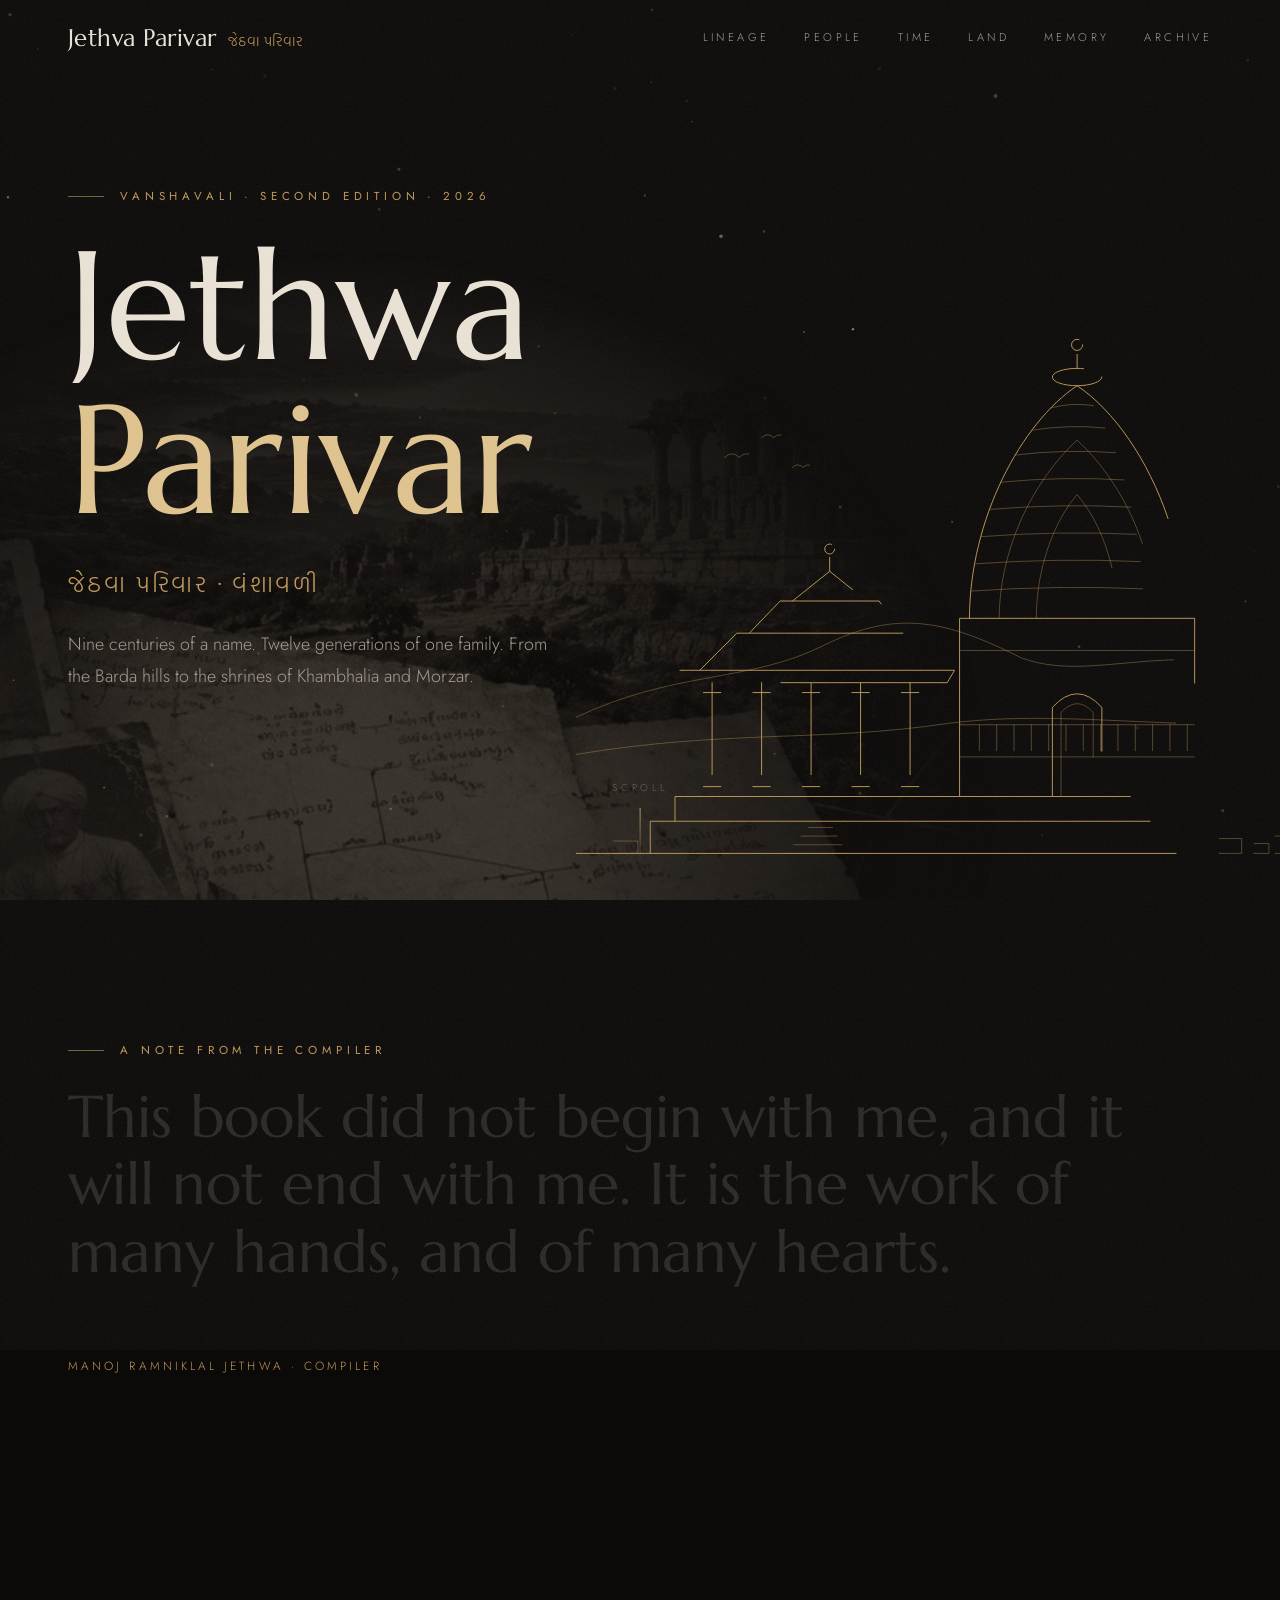
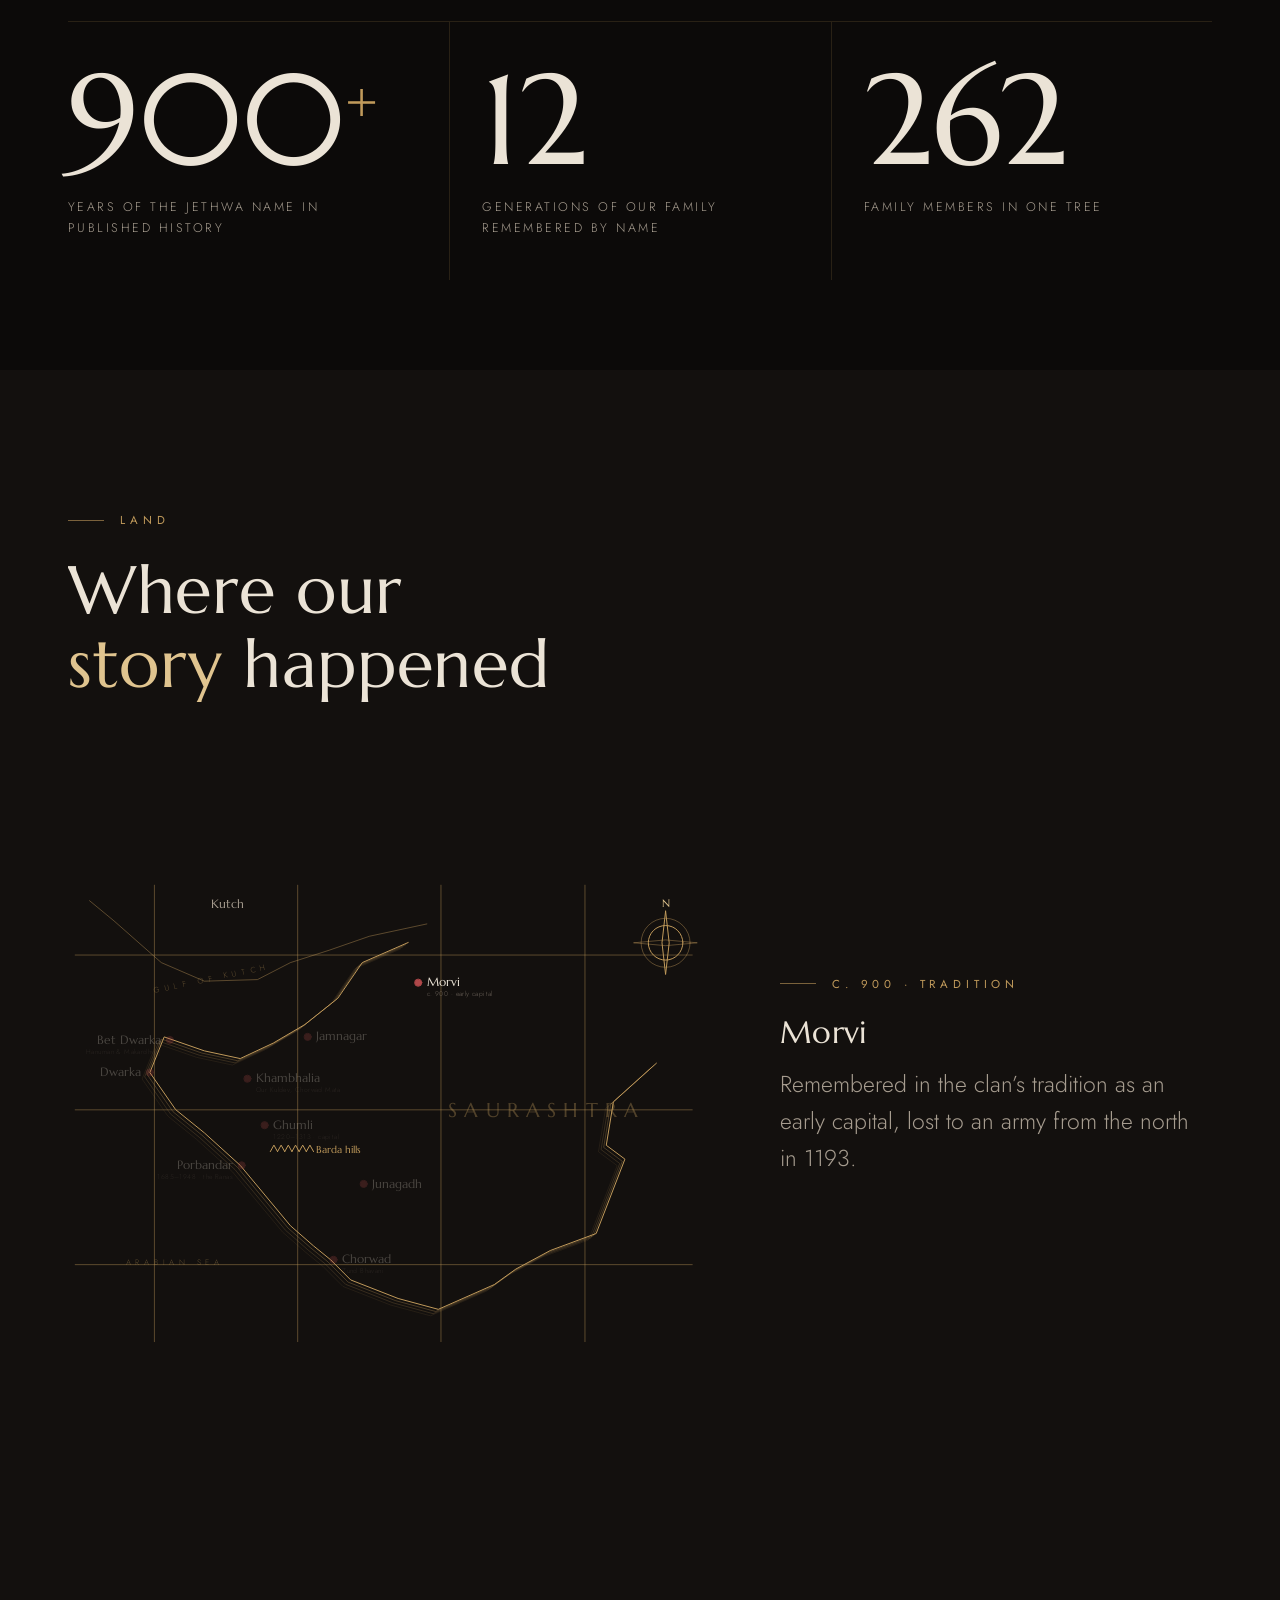
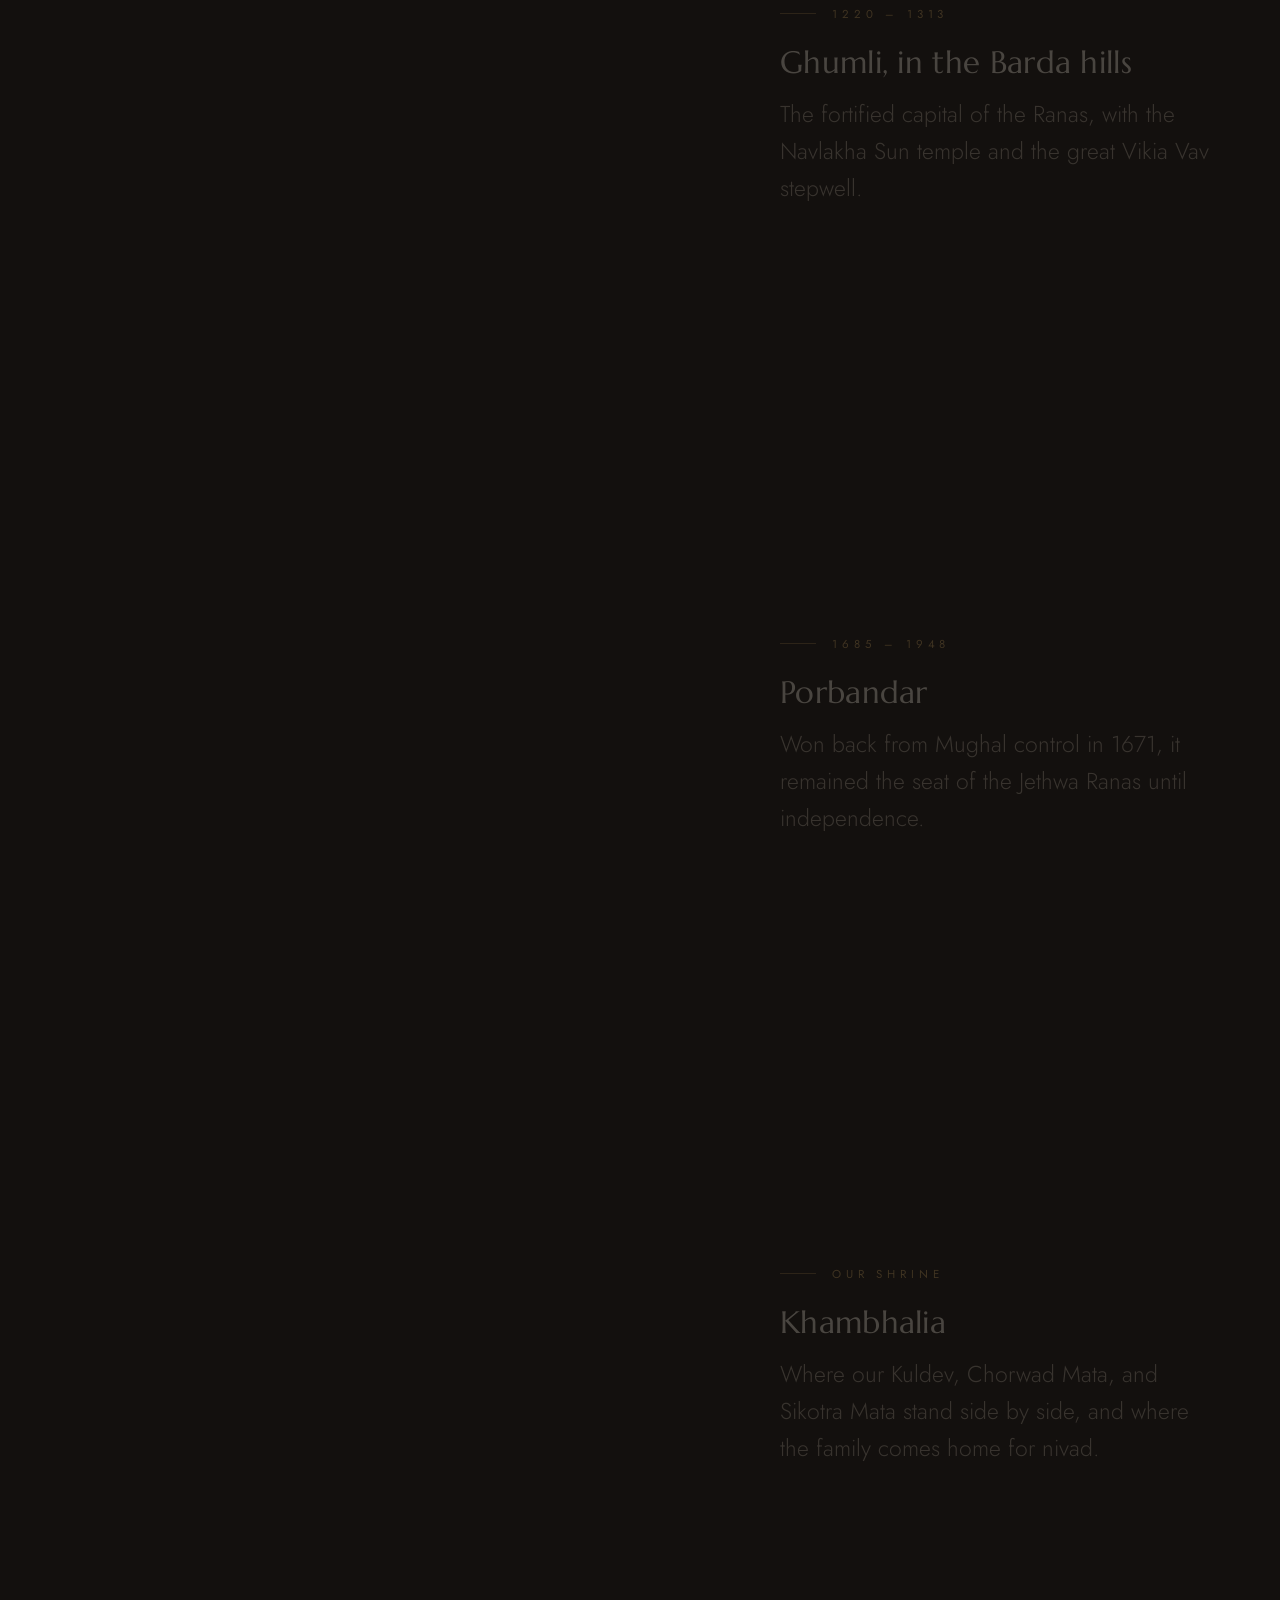
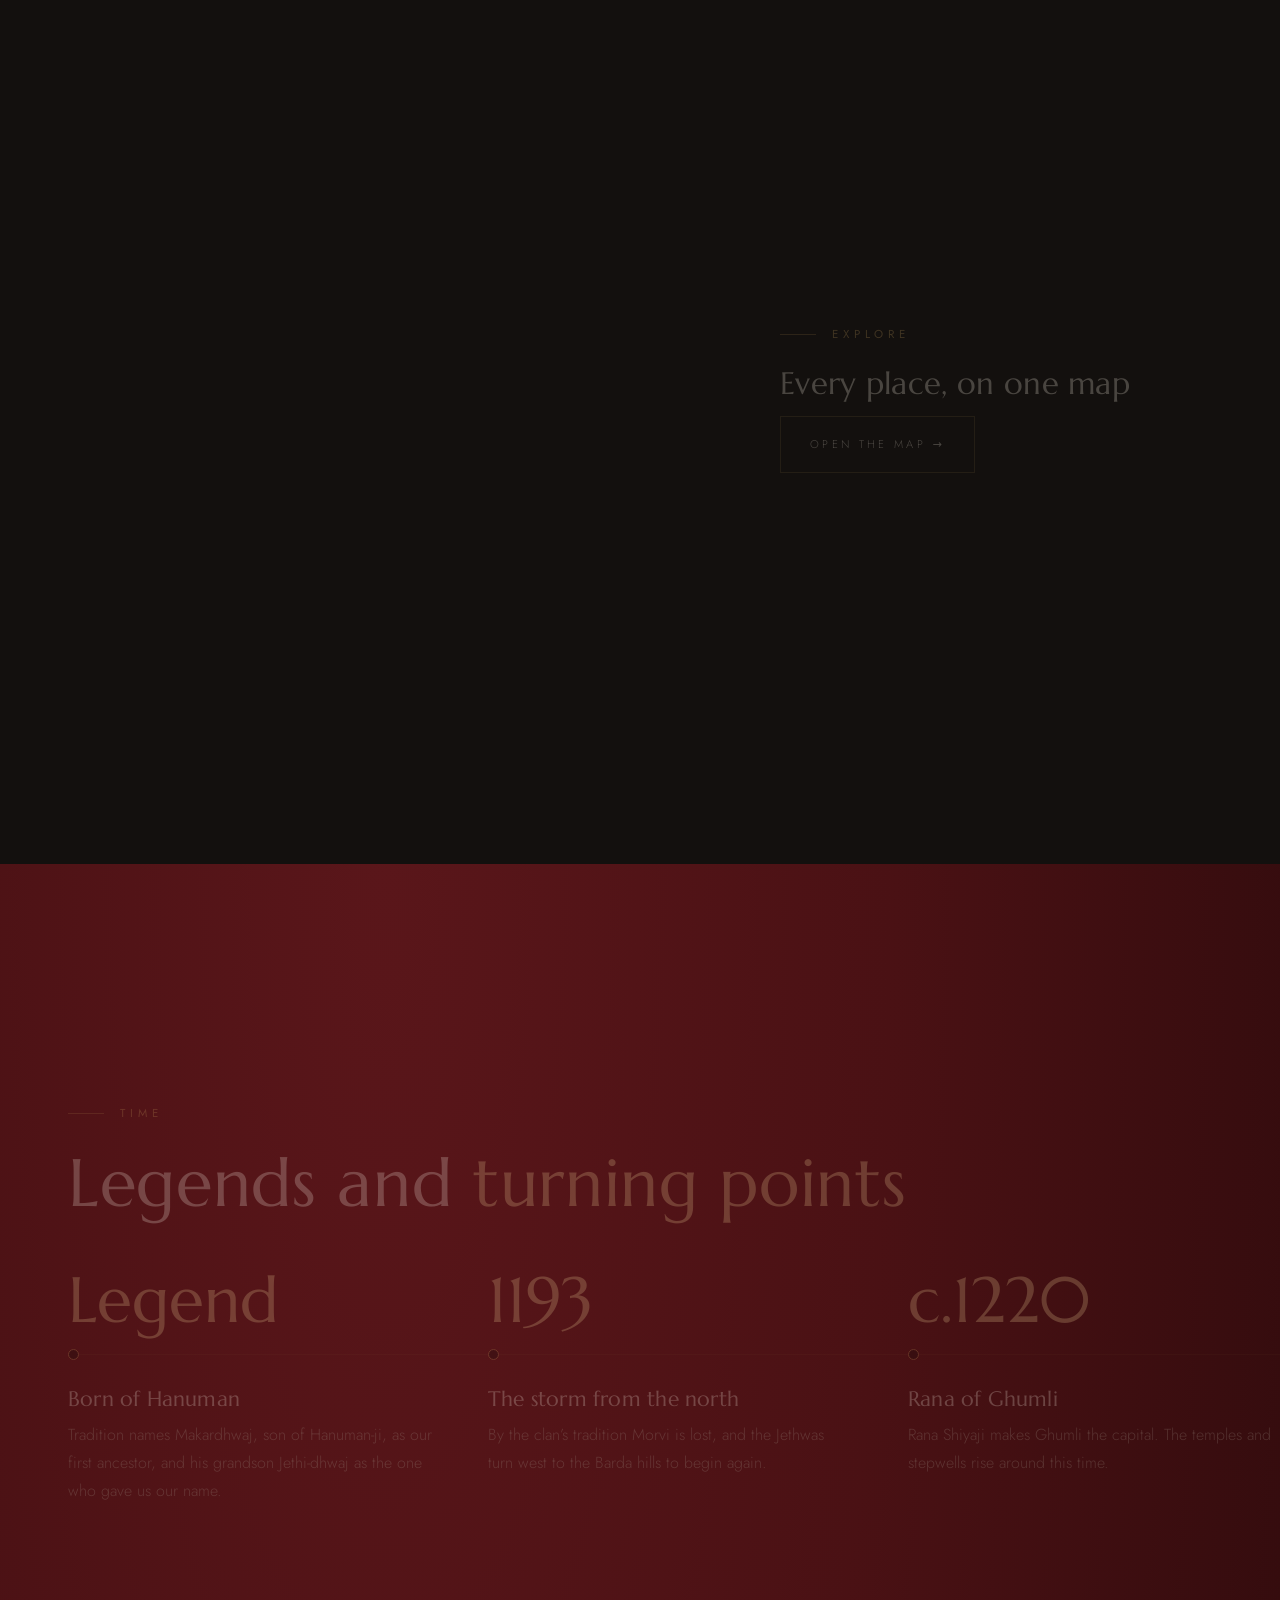
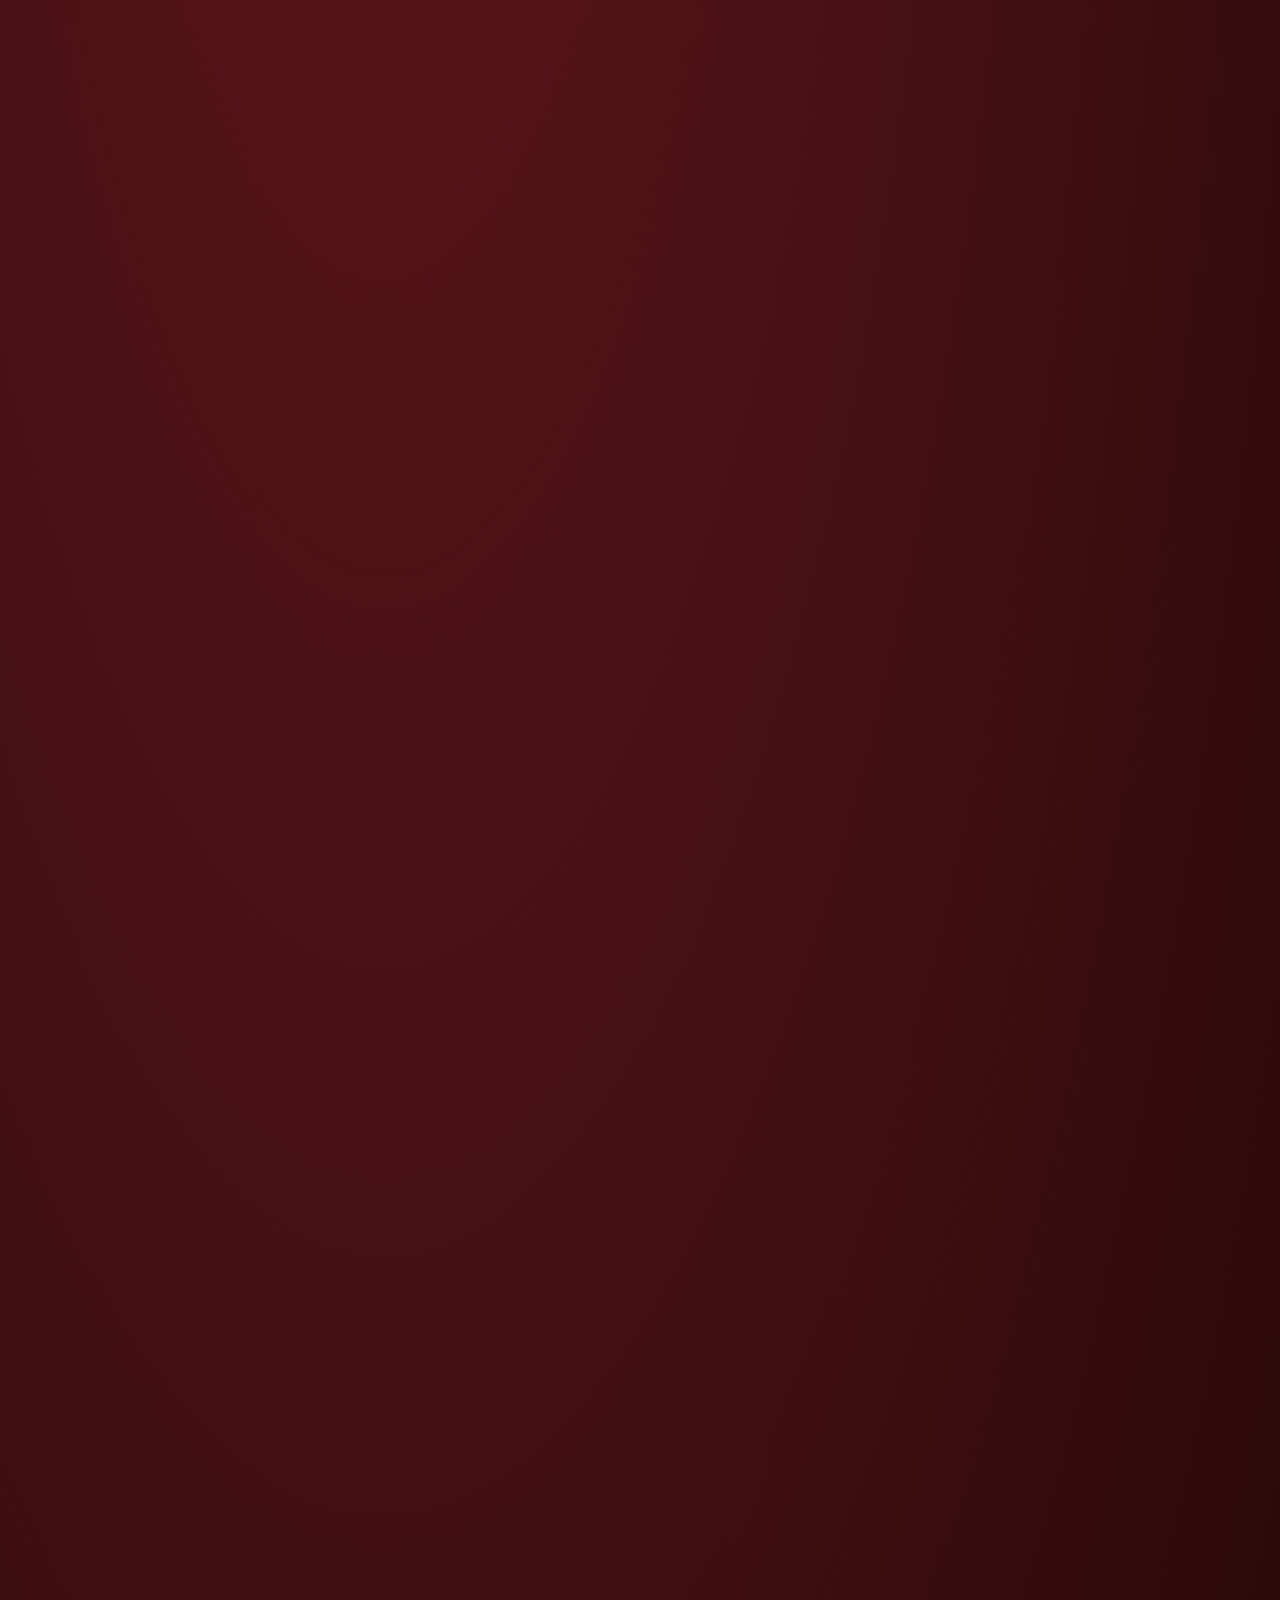
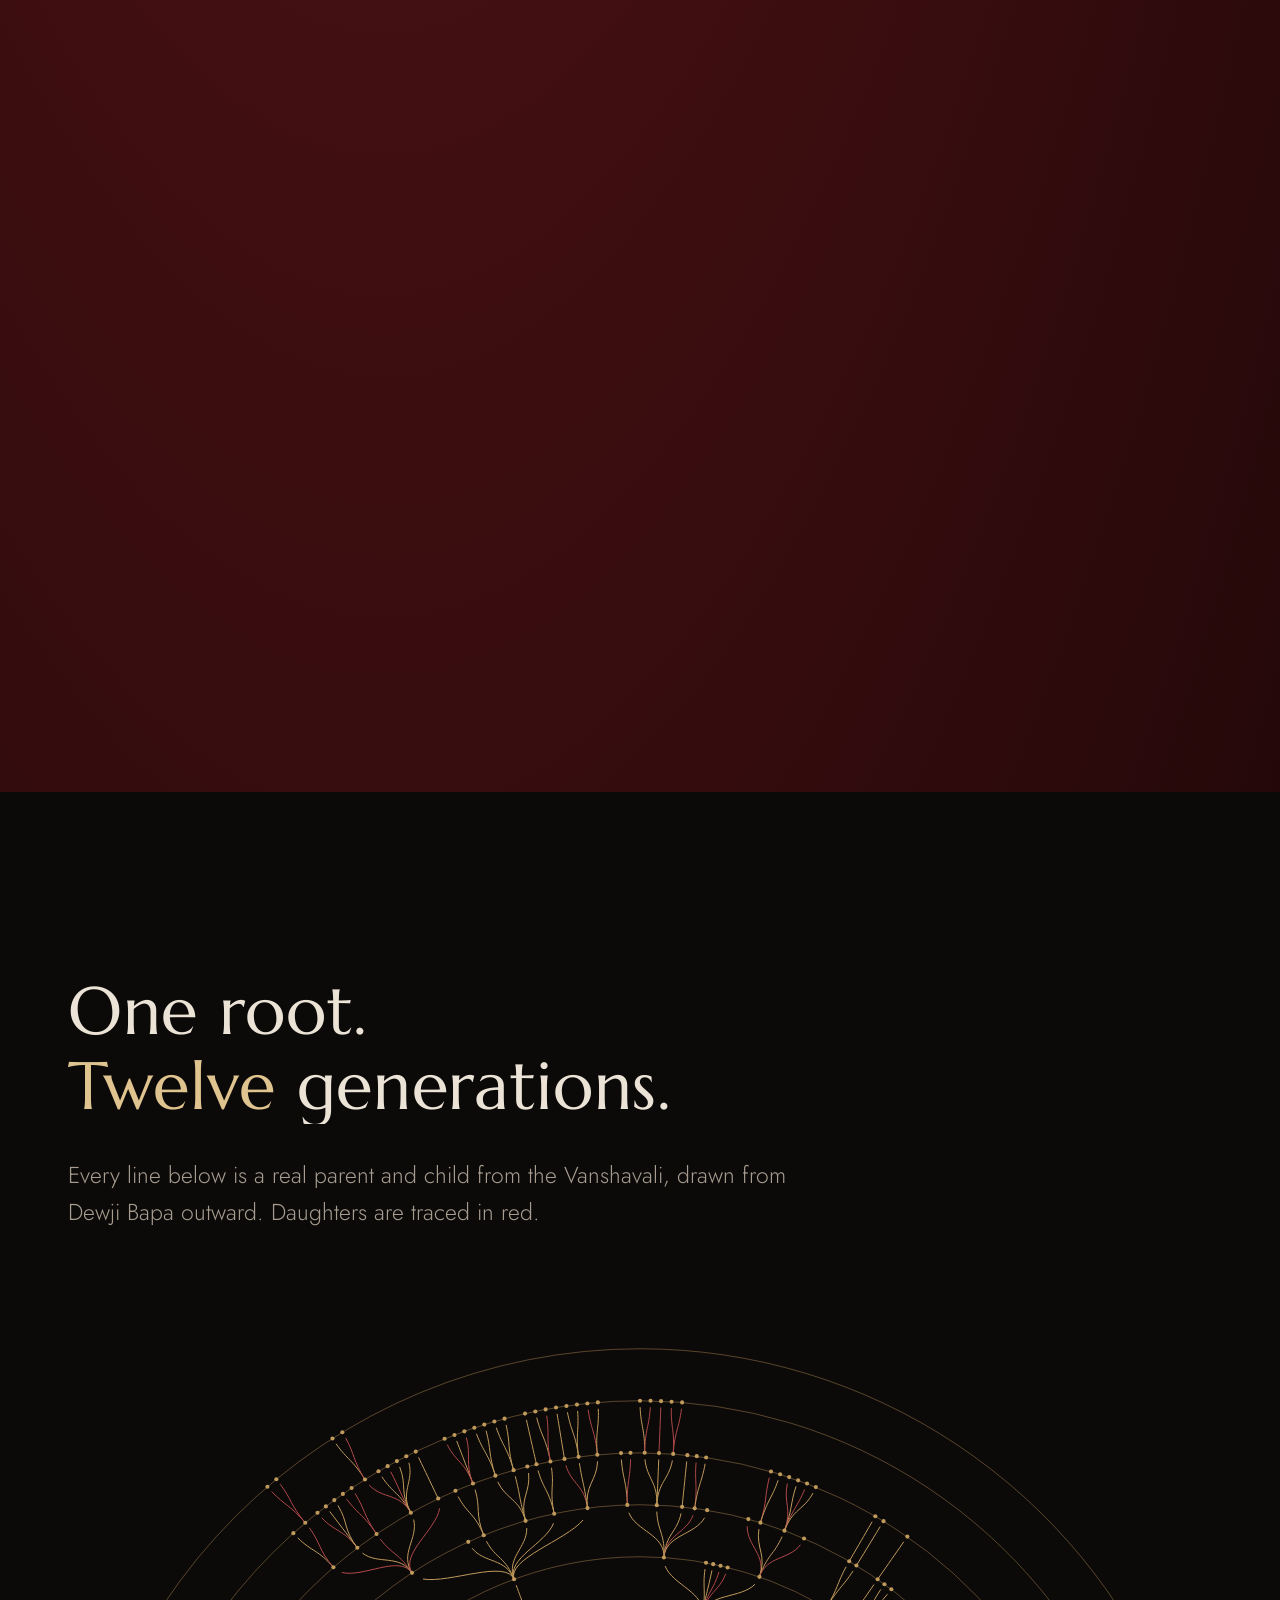
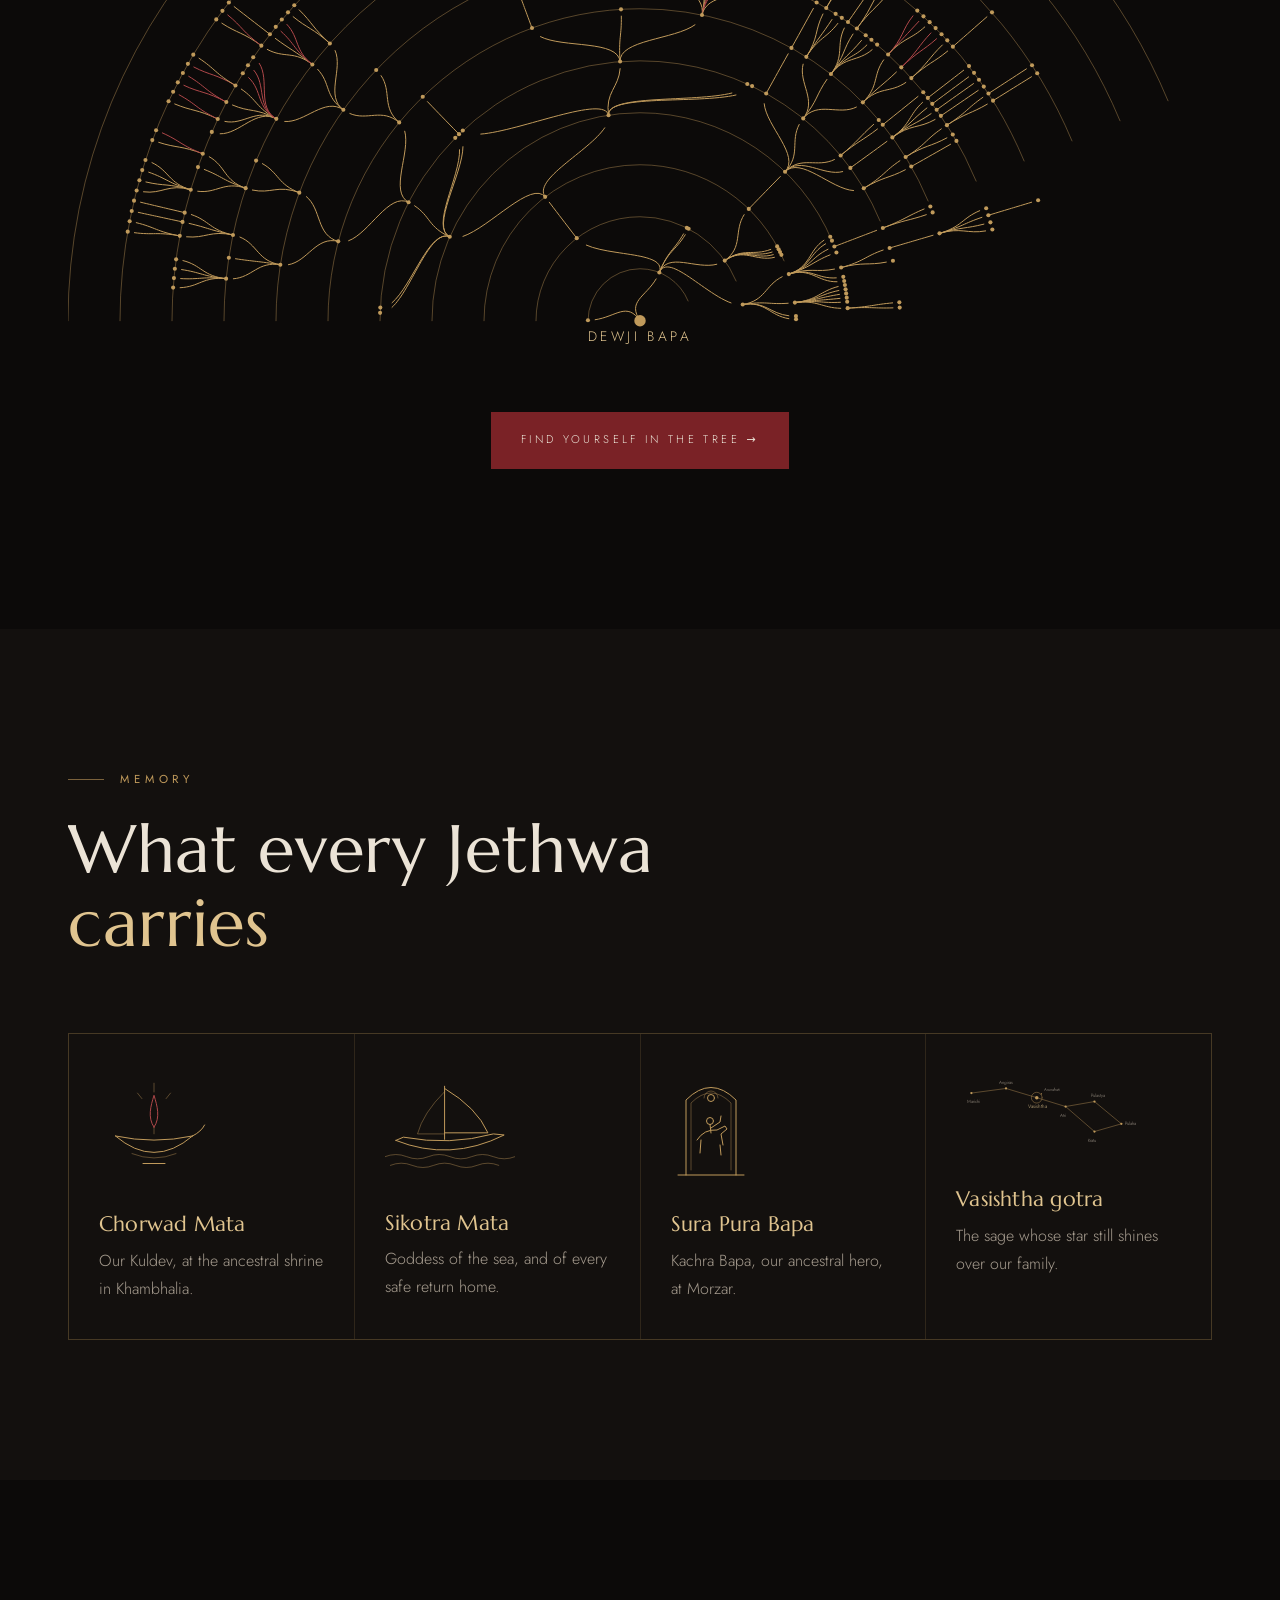
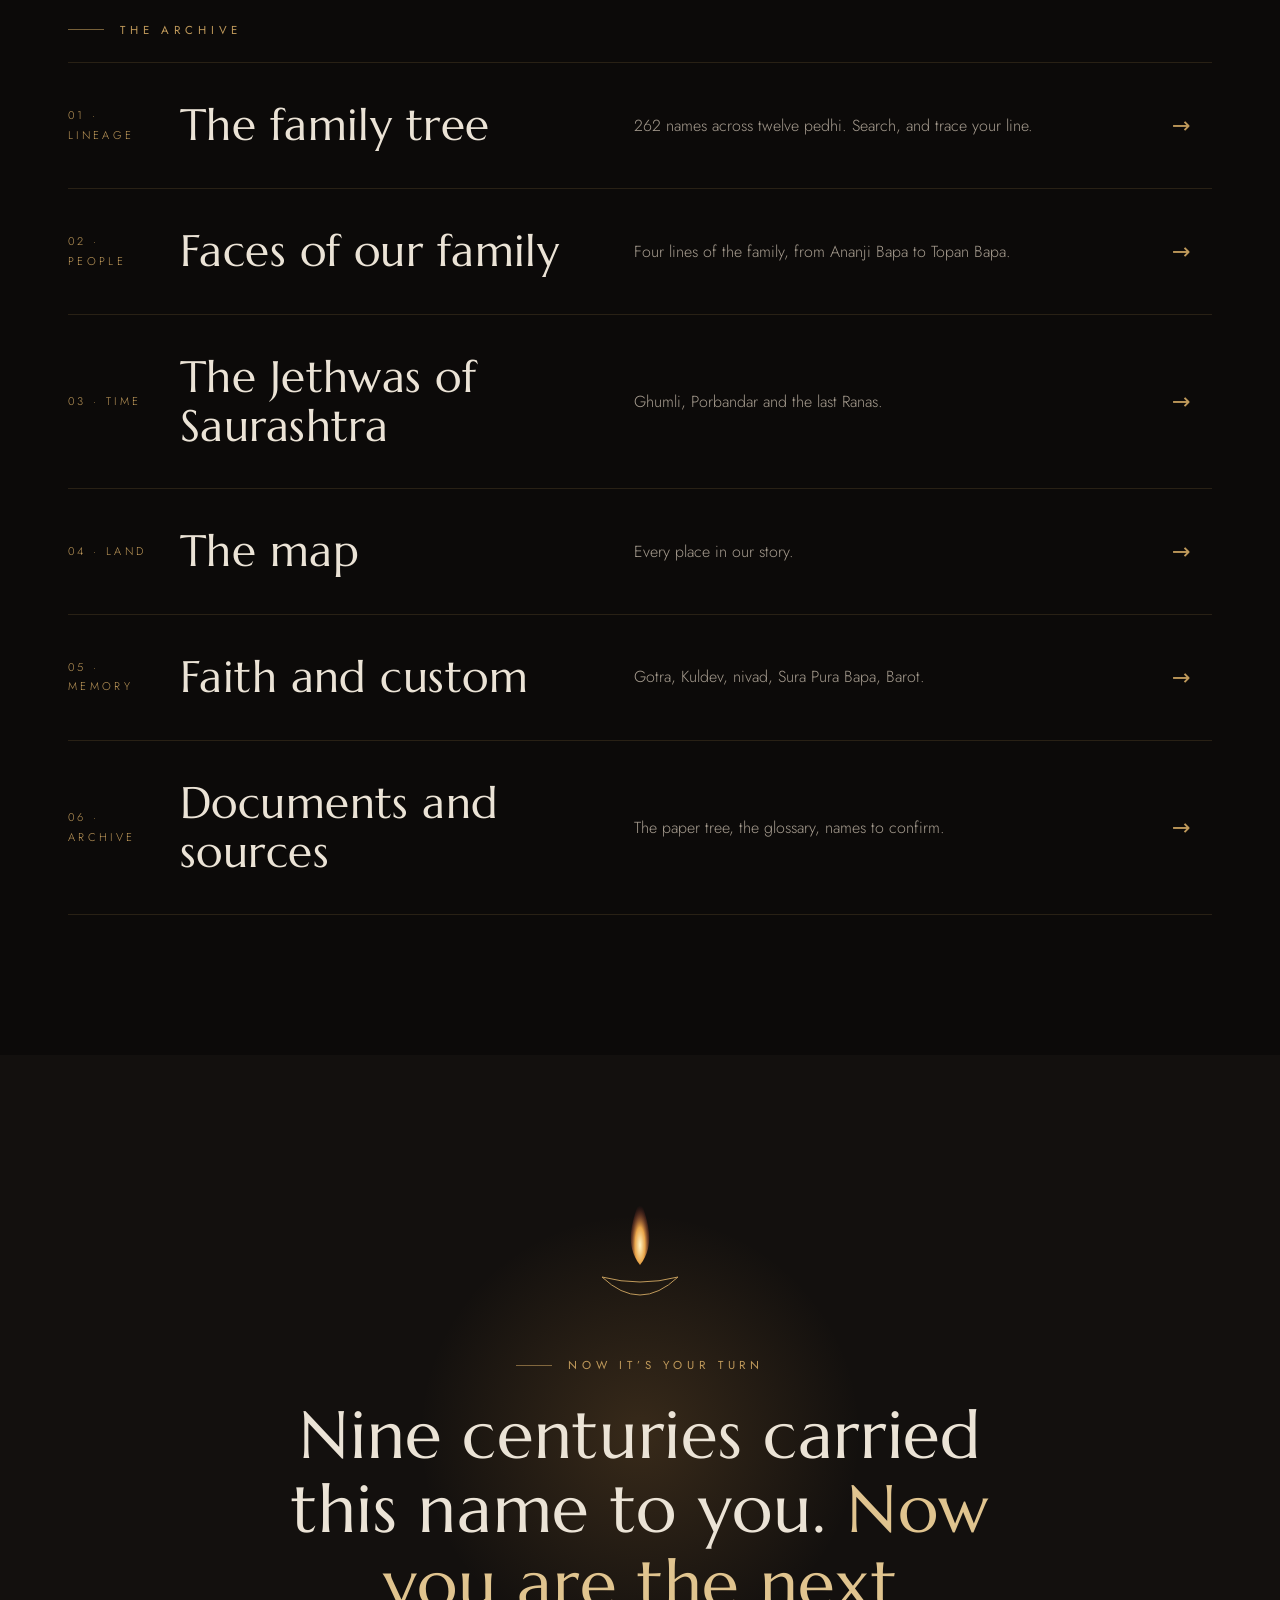
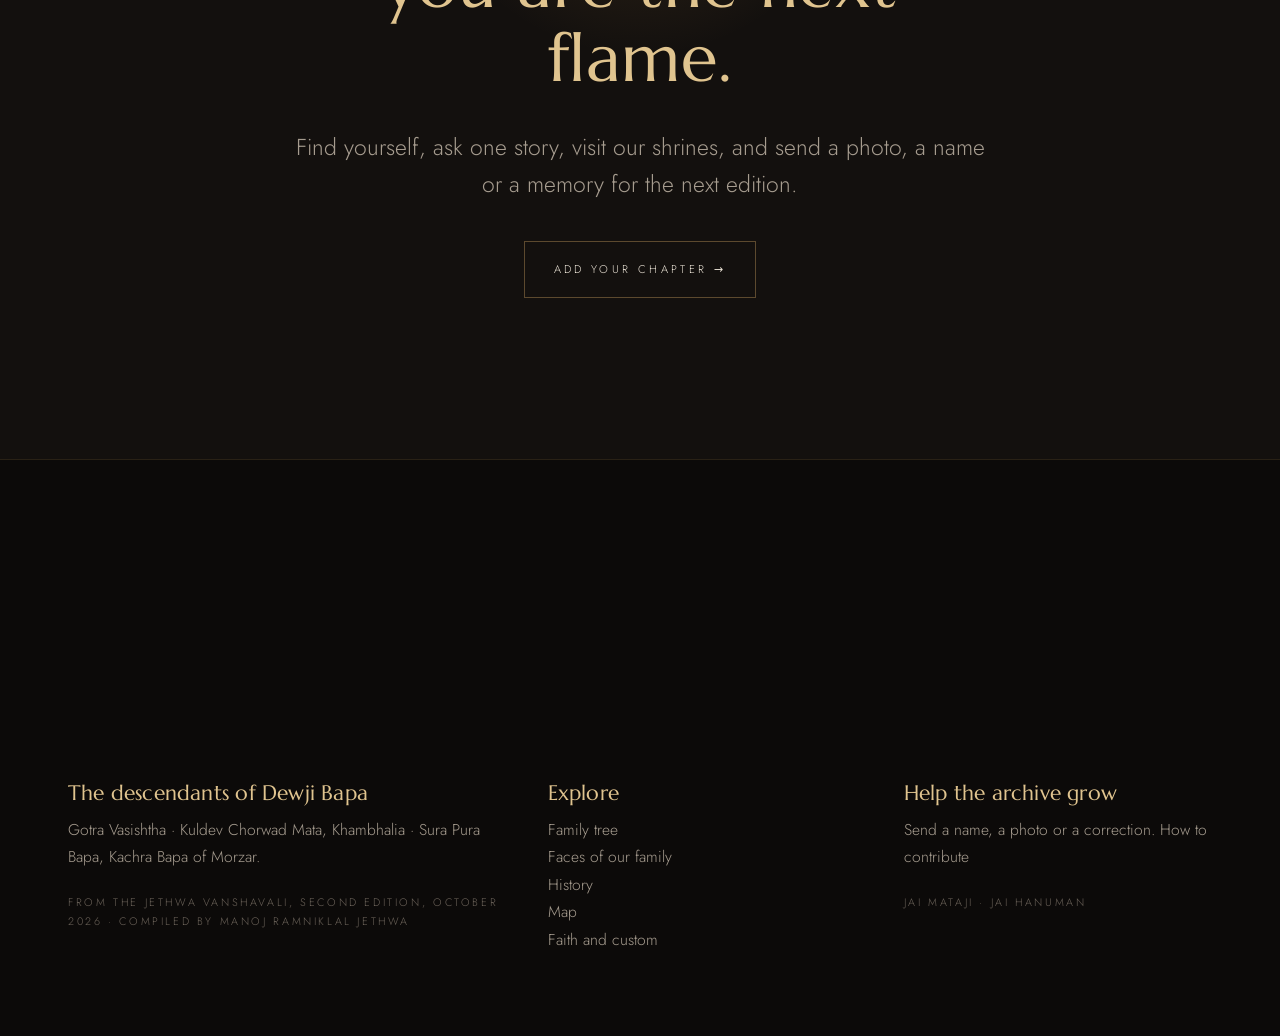
<file: index.html>
<!doctype html>
<html lang="en">
<head>
  <meta charset="utf-8">
  <meta name="viewport" content="width=device-width, initial-scale=1">
  <title>Jethva Parivar · A family archive</title>
  <meta name="description" content="The Jethwa family of Dewji Bapa: twelve generations, our Kuldev Chorwad Mata, our Sura Pura Bapa and nine centuries of the Jethwa name in Saurashtra.">
  <meta name="theme-color" content="#0c0a09">
  <link rel="preconnect" href="https://fonts.googleapis.com">
  <link rel="preconnect" href="https://fonts.gstatic.com" crossorigin>
  <link href="https://fonts.googleapis.com/css2?family=Marcellus&family=Jost:wght@300;400;500&family=Hind+Vadodara:wght@300;400&display=swap" rel="stylesheet">
  <link rel="stylesheet" href="css/style.css">
</head>
<body>
  <header class="site-header">
    <div class="wrap">
      <a class="brand" href="index.html">Jethva Parivar<span>જેઠવા પરિવાર</span></a>
      <button class="nav-toggle" type="button" aria-expanded="false" aria-controls="nav">Menu</button>
      <nav class="nav" id="nav" aria-label="Main">
        <a href="lineage.html">Lineage</a>
        <a href="people.html">People</a>
        <a href="time.html">Time</a>
        <a href="land.html">Land</a>
        <a href="memory.html">Memory</a>
        <a href="archive.html">Archive</a>
      </nav>
    </div>
  </header>

  <main>
<section class="hero">
  <div class="hero-img" data-speed="-0.25"></div>
  <canvas></canvas>
  <div class="hero-art" data-art="temple" data-draw="load"></div>
  <div class="wrap">
    <p class="eyebrow">Vanshavali · Second edition · 2026</p>
    <h1><span class="row"><span>Jethwa</span></span><span class="row"><span>Parivar</span></span></h1>
    <div class="gu-title">જેઠવા પરિવાર · વંશાવળી</div>
    <p class="sub">Nine centuries of a name. Twelve generations of one family. From the Barda hills to the shrines of Khambhalia and Morzar.</p>
  </div>
  <div class="scroll-cue">Scroll<i></i></div>
</section>

<section>
  <div class="wrap">
    <p class="eyebrow reveal">A note from the compiler</p>
    <p class="statement">This book did not begin with me, and it will not end with me. It is the work of many hands, and of many hearts.</p>
    <p class="signature reveal">Manoj Ramniklal Jethwa · Compiler</p>
  </div>
</section>

<section class="tight">
  <div class="wrap">
    <div class="stats">
      <div class="stat reveal"><div class="num" data-count="900" data-suffix="+">0</div><div class="lbl">Years of the Jethwa name in published history</div></div>
      <div class="stat reveal" style="--d:.15s"><div class="num" data-count="12">0</div><div class="lbl">Generations of our family remembered by name</div></div>
      <div class="stat reveal" style="--d:.3s"><div class="num" data-count="262">0</div><div class="lbl">Family members in one tree</div></div>
    </div>
  </div>
</section>

<section class="band">
  <div class="wrap">
    <div class="section-head">
      <p class="eyebrow reveal">Land</p>
      <h2><span class="mask"><span>Where our</span></span><span class="mask"><span style="--d:.12s"><em>story</em> happened</span></span></h2>
    </div>
    <div class="scrolly">
      <div class="sticky"><div class="map-wrap" style="width:100%" data-art="map" data-draw="scroll"></div></div>
      <div class="steps-col">
        <div data-step data-pins="Morvi"><p class="eyebrow">c. 900 · Tradition</p><h3>Morvi</h3><p class="lede">Remembered in the clan’s tradition as an early capital, lost to an army from the north in 1193.</p></div>
        <div data-step data-pins="Ghumli"><p class="eyebrow">1220 – 1313</p><h3>Ghumli, in the Barda hills</h3><p class="lede">The fortified capital of the Ranas, with the Navlakha Sun temple and the great Vikia Vav stepwell.</p></div>
        <div data-step data-pins="Porbandar"><p class="eyebrow">1685 – 1948</p><h3>Porbandar</h3><p class="lede">Won back from Mughal control in 1671, it remained the seat of the Jethwa Ranas until independence.</p></div>
        <div data-step data-pins="Khambhalia,Bet Dwarka"><p class="eyebrow">Our shrine</p><h3>Khambhalia</h3><p class="lede">Where our Kuldev, Chorwad Mata, and Sikotra Mata stand side by side, and where the family comes home for nivad.</p></div>
        <div data-step data-pins=""><p class="eyebrow">Explore</p><h3>Every place, on one map</h3><p><a class="btn" href="land.html">Open the map →</a></p></div>
      </div>
    </div>
  </div>
</section>

<div class="hscroll band-red">
  <div class="pin">
    <div class="wrap" style="width:100%;margin-bottom:96px">
      <p class="eyebrow">Time</p>
      <h2 style="margin:0">Legends and <em>turning points</em></h2>
    </div>
    <div class="track">
      <div class="item"><div class="yr">Legend</div><div class="dot"></div><h4>Born of Hanuman</h4><p>Tradition names Makardhwaj, son of Hanuman-ji, as our first ancestor, and his grandson Jethi-dhwaj as the one who gave us our name.</p></div>
      <div class="item"><div class="yr">1193</div><div class="dot"></div><h4>The storm from the north</h4><p>By the clan’s tradition Morvi is lost, and the Jethwas turn west to the Barda hills to begin again.</p></div>
      <div class="item"><div class="yr">c.1220</div><div class="dot"></div><h4>Rana of Ghumli</h4><p>Rana Shiyaji makes Ghumli the capital. The temples and stepwells rise around this time.</p></div>
      <div class="item"><div class="yr">1313</div><div class="dot"></div><h4>The night Ghumli fell</h4><p>Barmaniyaji defeats Rana Bhanji Jethwa, and the golden capital is left in ruins.</p></div>
      <div class="item"><div class="yr">1671</div><div class="dot"></div><h4>Porbandar won back</h4><p>Rana Vikmatji takes the port back from Mughal control and builds a fort.</p></div>
      <div class="item"><div class="yr">c.1700</div><div class="dot"></div><h4>Dewji Bapa</h4><p>Counting back from Hirji Bapa, born 1905, the founder of our own line was born around the early 1700s.</p></div>
      <div class="item"><div class="yr">1947</div><div class="dot"></div><h4>Into the Union</h4><p>Maharaja Rana Natwarsinhji signs Porbandar into India.</p></div>
      <div class="item"><div class="yr">2026</div><div class="dot"></div><h4>The second edition</h4><p>262 names, twelve pedhi, gathered by many hands across the world.</p></div>
    </div>
    <div class="progress"></div>
  </div>
</div>

<section>
  <div class="wrap">
    <div class="section-head">
      <p class="eyebrow reveal">Lineage</p>
      <h2><span class="mask"><span>One root.</span></span><span class="mask"><span style="--d:.12s"><em>Twelve</em> generations.</span></span></h2>
      <p class="lede reveal">Every line below is a real parent and child from the Vanshavali, drawn from Dewji Bapa outward. Daughters are traced in red.</p>
    </div>
    <div data-fan data-draw="scroll"></div>
    <p style="text-align:center;margin-top:48px" class="reveal"><a class="btn solid" href="lineage.html">Find yourself in the tree →</a></p>
  </div>
</section>

<section class="band">
  <div class="wrap">
    <div class="section-head">
      <p class="eyebrow reveal">Memory</p>
      <h2><span class="mask"><span>What every Jethwa</span></span><span class="mask"><span style="--d:.12s"><em>carries</em></span></span></h2>
    </div>
    <div class="cards" data-stagger>
      <a class="card" href="memory.html#kuldev" style="background-image:none"><div data-art="diya" data-draw="scroll" style="width:110px;margin-bottom:24px"></div><h4>Chorwad Mata</h4><p>Our Kuldev, at the ancestral shrine in Khambhalia.</p></a>
      <a class="card" href="memory.html#sikotra" style="background-image:none"><div data-art="boat" data-draw="scroll" style="width:130px;margin-bottom:24px"></div><h4>Sikotra Mata</h4><p>Goddess of the sea, and of every safe return home.</p></a>
      <a class="card" href="memory.html#surapura" style="background-image:none"><div data-art="paliya" data-draw="scroll" style="width:80px;margin-bottom:24px"></div><h4>Sura Pura Bapa</h4><p>Kachra Bapa, our ancestral hero, at Morzar.</p></a>
      <a class="card" href="memory.html#gotra" style="background-image:none"><div data-art="stars" data-draw="scroll" style="width:200px;margin-bottom:24px"></div><h4>Vasishtha gotra</h4><p>The sage whose star still shines over our family.</p></a>
    </div>
  </div>
</section>

<section>
  <div class="wrap">
    <p class="eyebrow reveal">The archive</p>
    <nav class="chapters" aria-label="Sections of the archive">
      <a class="chapter reveal" href="lineage.html"><span class="k">01 · LINEAGE</span><h3>The family tree</h3><p>262 names across twelve pedhi. Search, and trace your line.</p><span class="arrow">→</span></a>
      <a class="chapter reveal" href="people.html"><span class="k">02 · PEOPLE</span><h3>Faces of our family</h3><p>Four lines of the family, from Ananji Bapa to Topan Bapa.</p><span class="arrow">→</span></a>
      <a class="chapter reveal" href="time.html"><span class="k">03 · TIME</span><h3>The Jethwas of Saurashtra</h3><p>Ghumli, Porbandar and the last Ranas.</p><span class="arrow">→</span></a>
      <a class="chapter reveal" href="land.html"><span class="k">04 · LAND</span><h3>The map</h3><p>Every place in our story.</p><span class="arrow">→</span></a>
      <a class="chapter reveal" href="memory.html"><span class="k">05 · MEMORY</span><h3>Faith and custom</h3><p>Gotra, Kuldev, nivad, Sura Pura Bapa, Barot.</p><span class="arrow">→</span></a>
      <a class="chapter reveal" href="archive.html"><span class="k">06 · ARCHIVE</span><h3>Documents and sources</h3><p>The paper tree, the glossary, names to confirm.</p><span class="arrow">→</span></a>
    </nav>
  </div>
</section>

<section class="band" style="text-align:center;overflow:hidden">
  <div class="halo"></div>
  <div class="narrow" style="position:relative">
    <svg class="flame" viewBox="0 0 120 120" aria-hidden="true">
      <defs><radialGradient id="flameGrad" cx="50%" cy="70%" r="60%"><stop offset="0" stop-color="#fff3c4"/><stop offset=".45" stop-color="#e8a54a"/><stop offset="1" stop-color="#8e2a2a" stop-opacity="0"/></radialGradient></defs>
      <path class="f" d="M60,70 C44,50 52,26 60,4 C68,26 76,50 60,70 Z"/>
      <path d="M22,82 Q60,118 98,82 Q60,92 22,82 Z" fill="none" stroke="#c09a5b"/>
    </svg>
    <p class="eyebrow reveal" style="justify-content:center">Now it’s your turn</p>
    <h2 class="reveal">Nine centuries carried this name to you. <em>Now you are the next flame.</em></h2>
    <p class="lede reveal">Find yourself, ask one story, visit our shrines, and send a photo, a name or a memory for the next edition.</p>
    <p class="reveal" style="margin-top:2.4rem"><a class="btn" href="archive.html#contribute">Add your chapter →</a></p>
  </div>
</section>
  </main>

  <footer class="site-footer">
    <div class="wrap">
      <div class="big" data-speed="0.08">Jethva Parivar</div>
      <div class="cols">
        <div>
          <h4>The descendants of Dewji Bapa</h4>
          <p>Gotra Vasishtha · Kuldev Chorwad Mata, Khambhalia · Sura Pura Bapa, Kachra Bapa of Morzar.</p>
          <p class="small">From the Jethwa Vanshavali, second edition, October 2026 · compiled by Manoj Ramniklal Jethwa</p>
        </div>
        <div>
          <h4>Explore</h4>
          <p><a href="lineage.html">Family tree</a><br><a href="people.html">Faces of our family</a><br><a href="time.html">History</a><br><a href="land.html">Map</a><br><a href="memory.html">Faith and custom</a></p>
        </div>
        <div>
          <h4>Help the archive grow</h4>
          <p>Send a name, a photo or a correction. <a href="archive.html#contribute">How to contribute</a></p>
          <p class="small">Jai Mataji · Jai Hanuman</p>
        </div>
      </div>
    </div>
  </footer>
  <script src="data/people.js"></script>
  <script src="js/art.js"></script>
  <script src="js/site.js"></script>
</body>
</html>
</file>
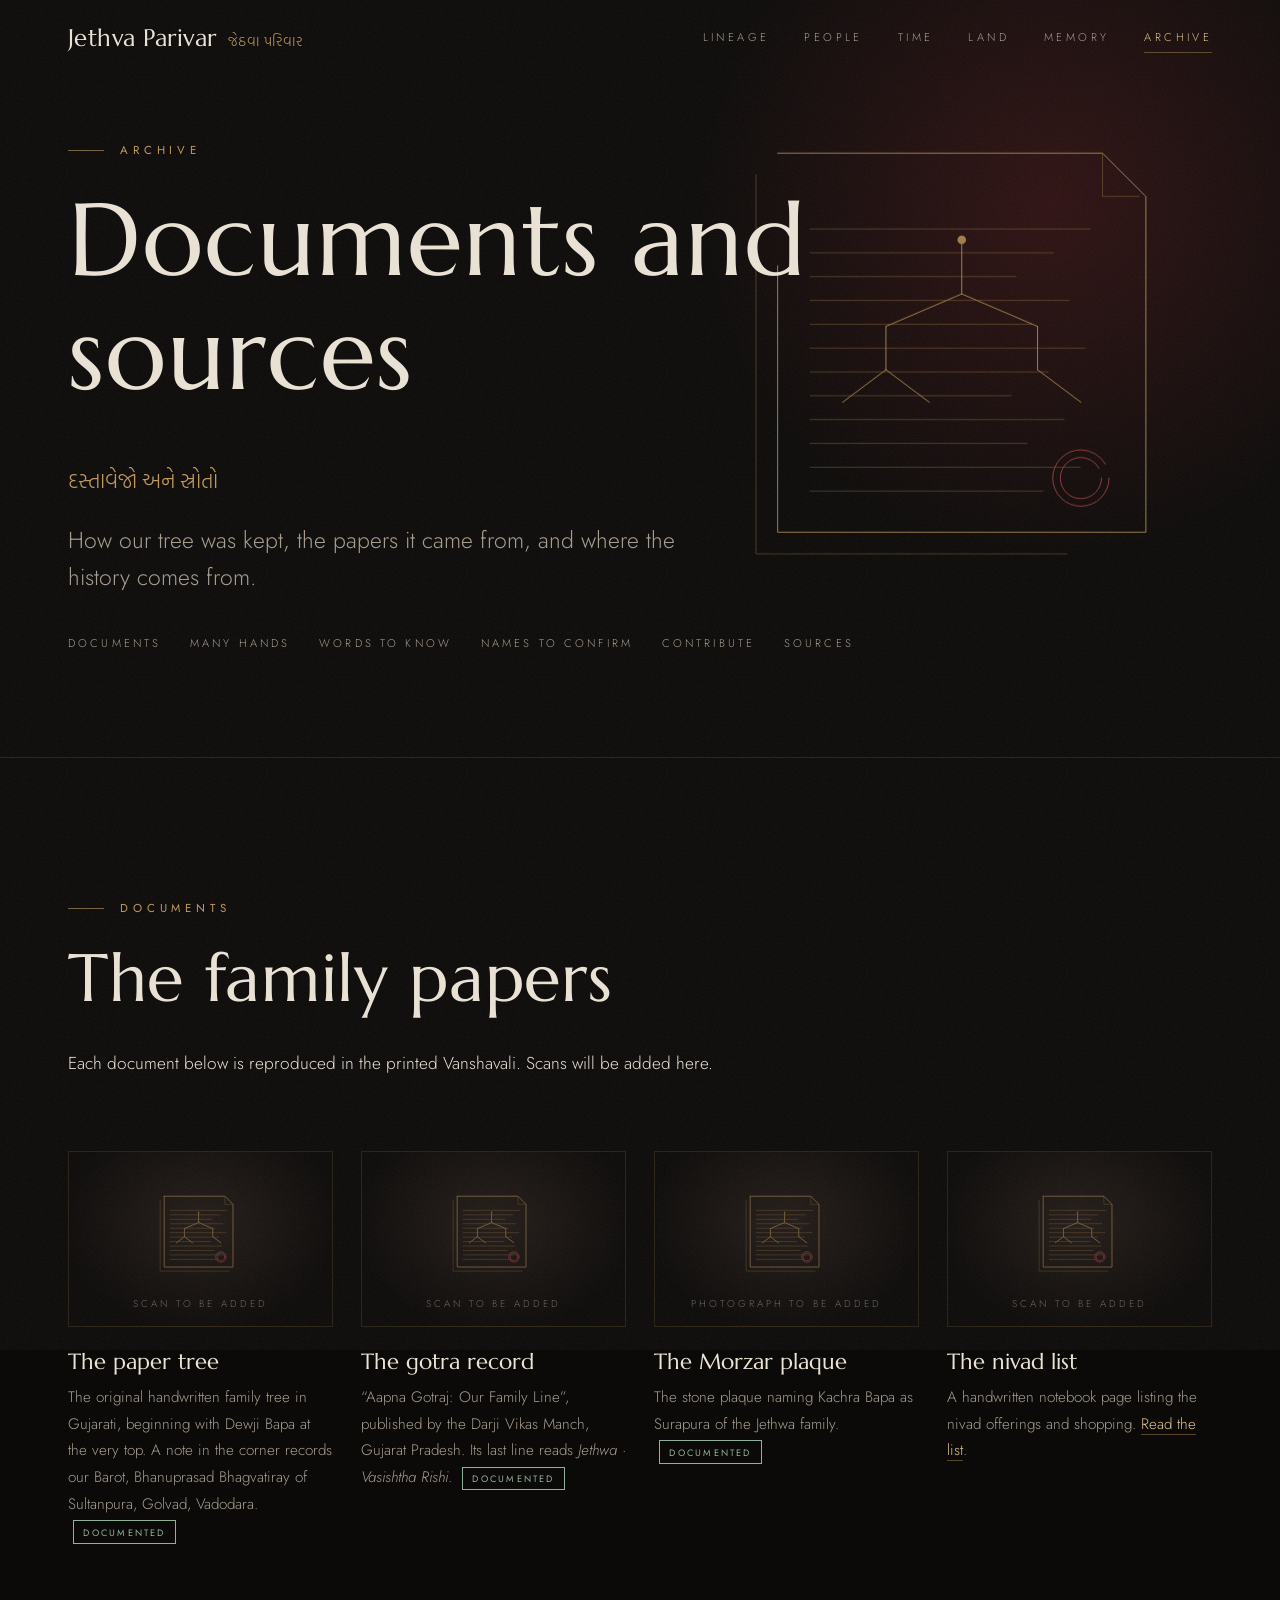
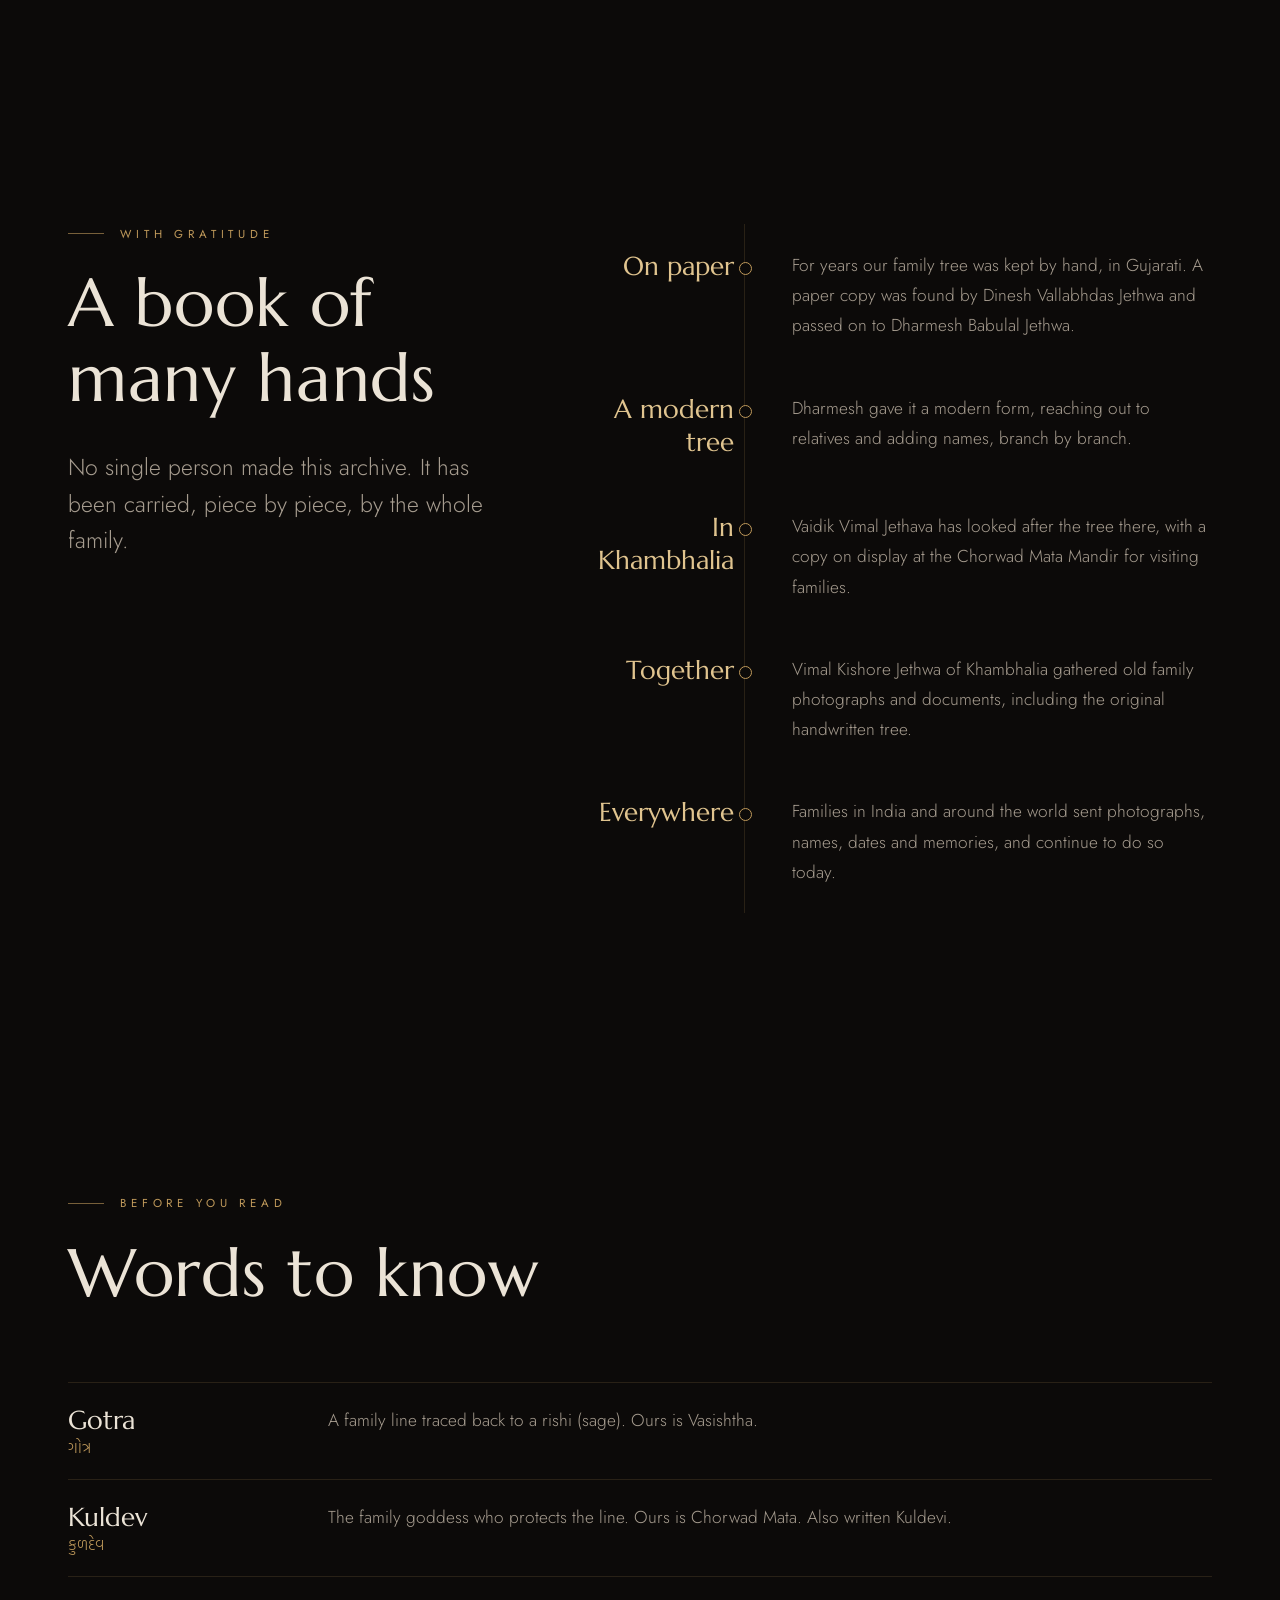
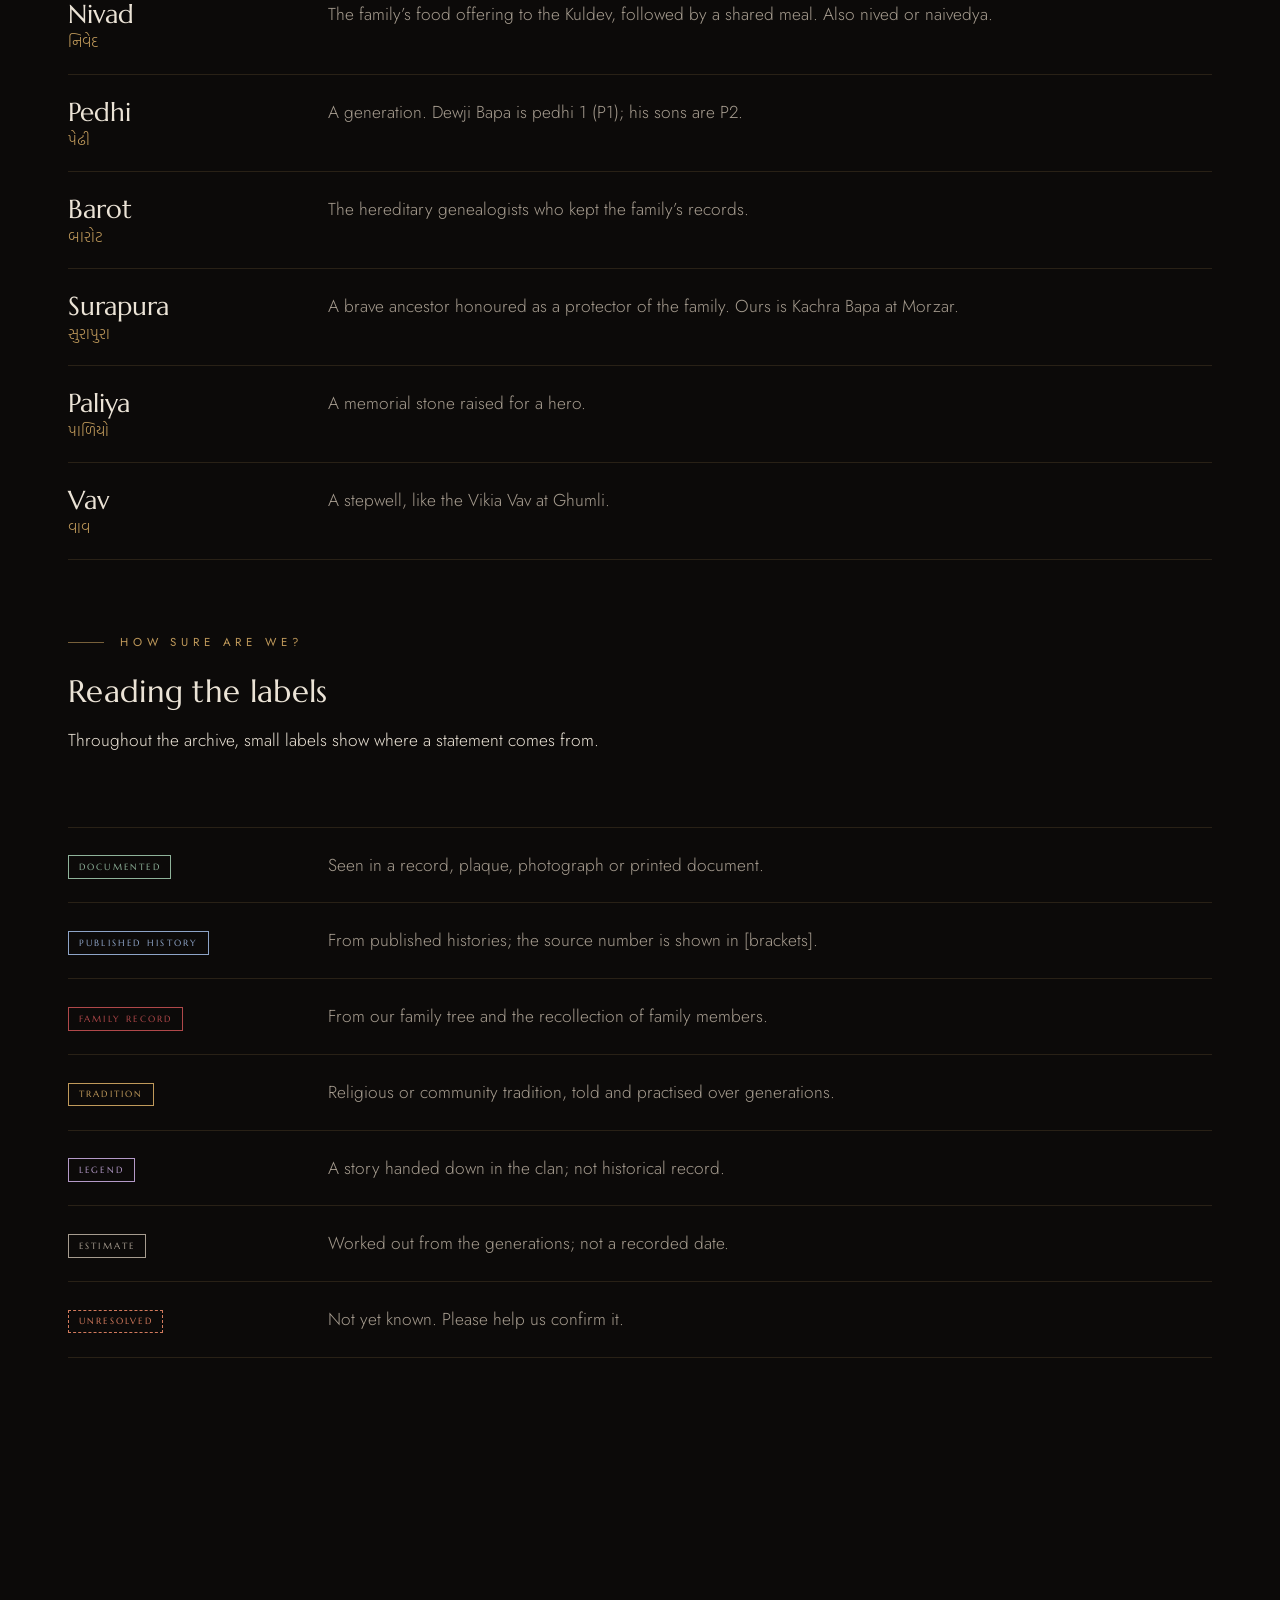
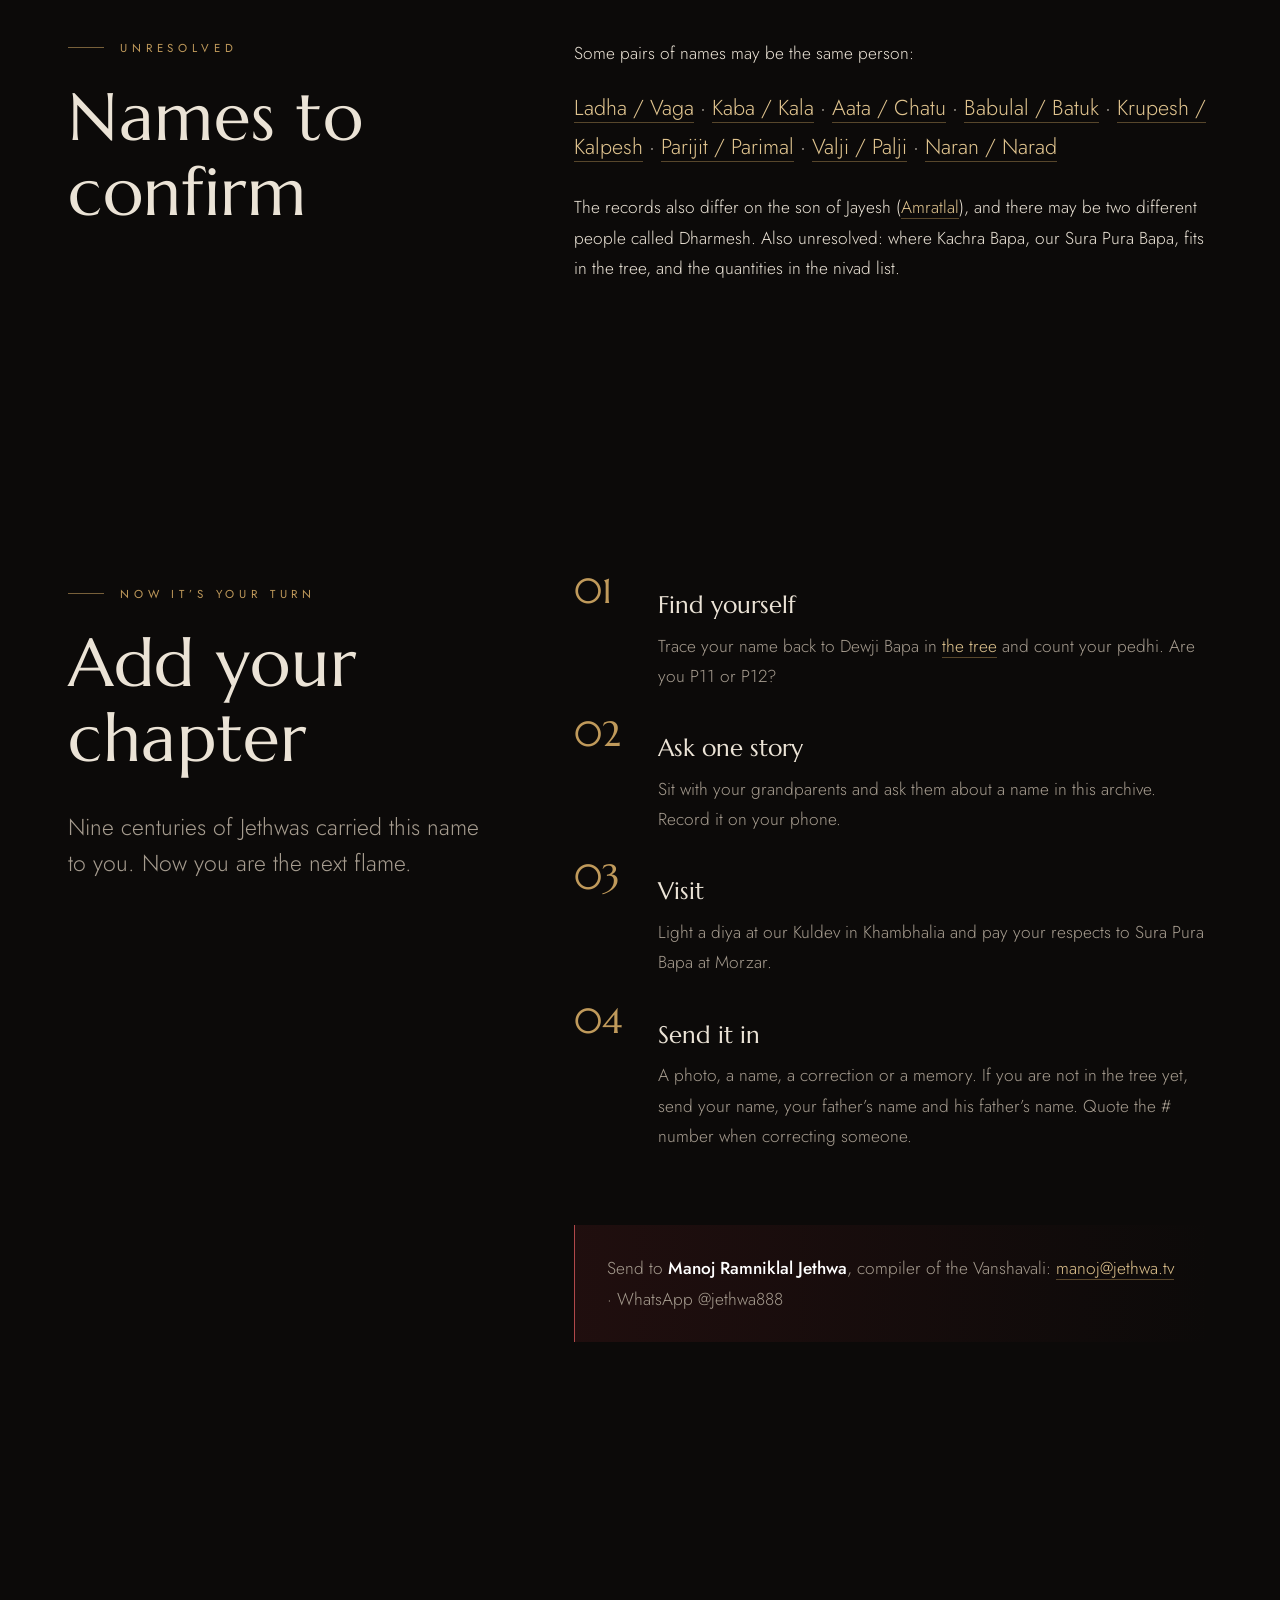
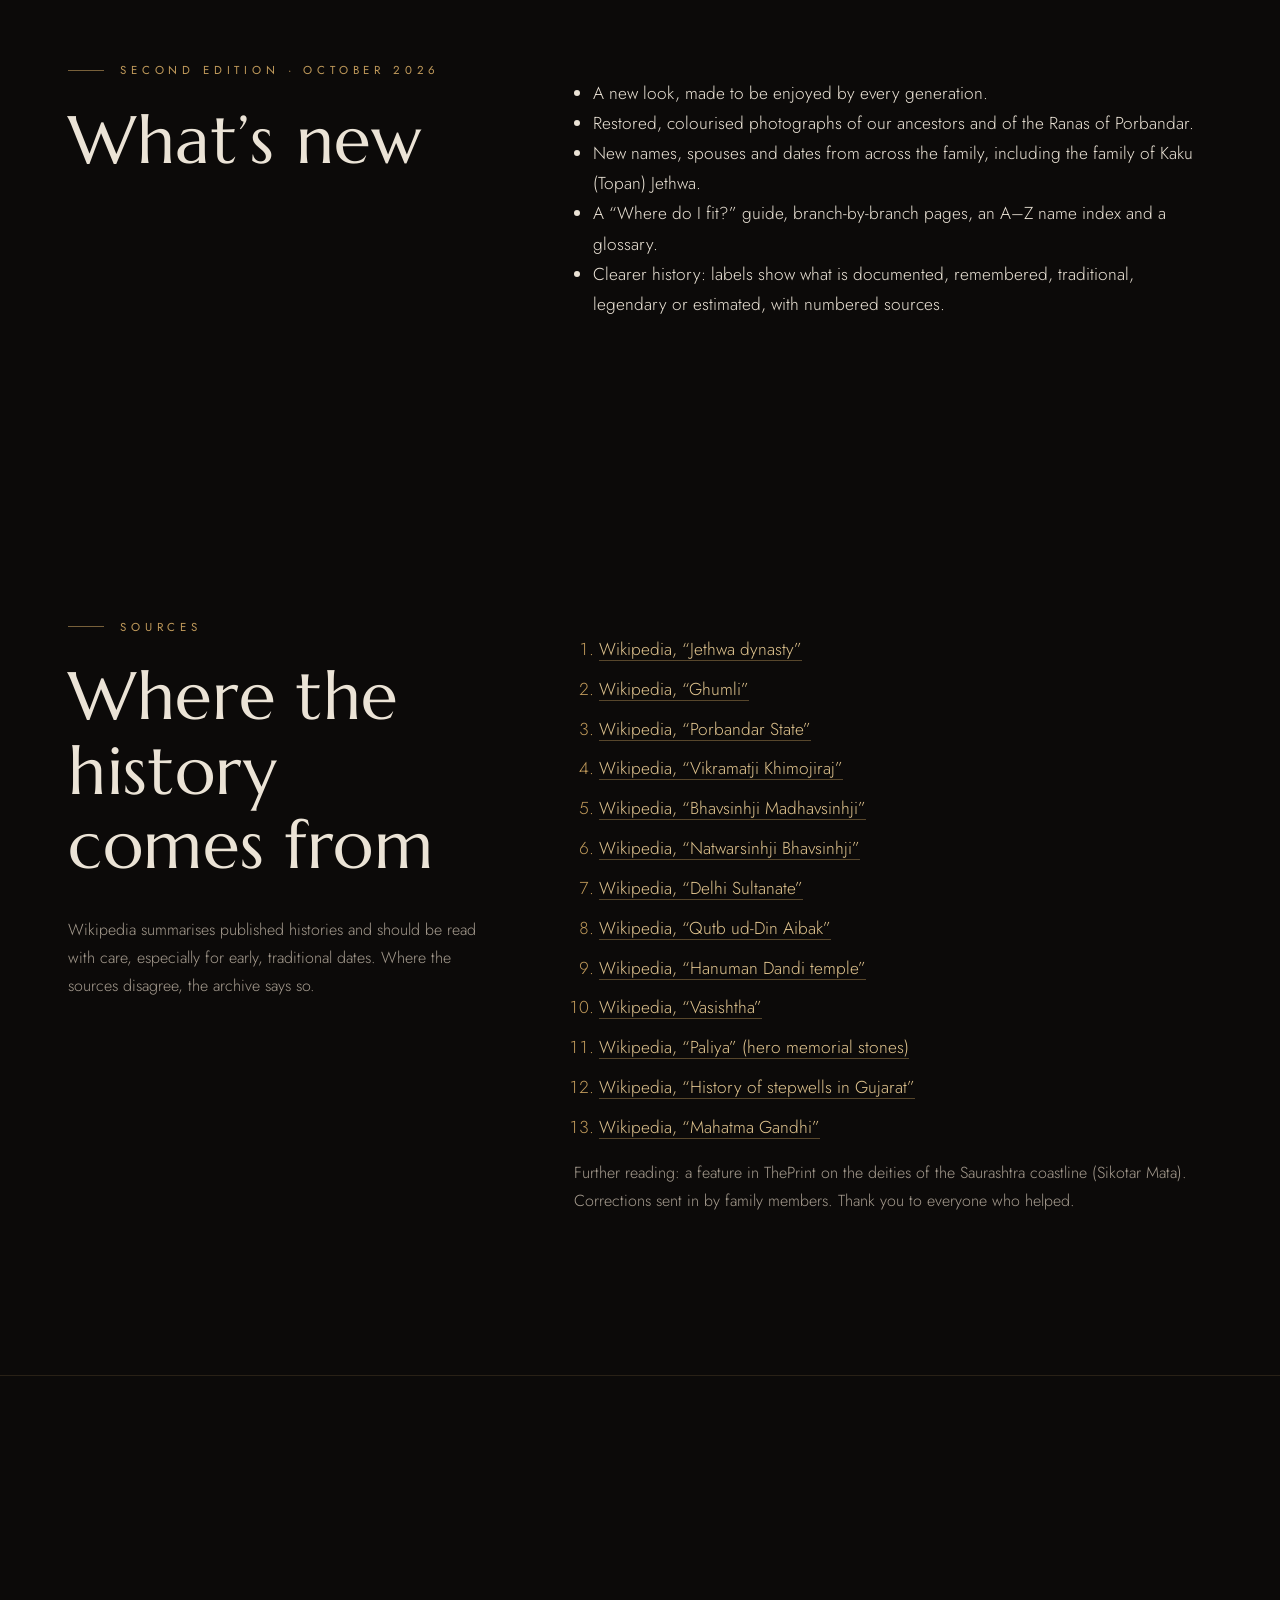
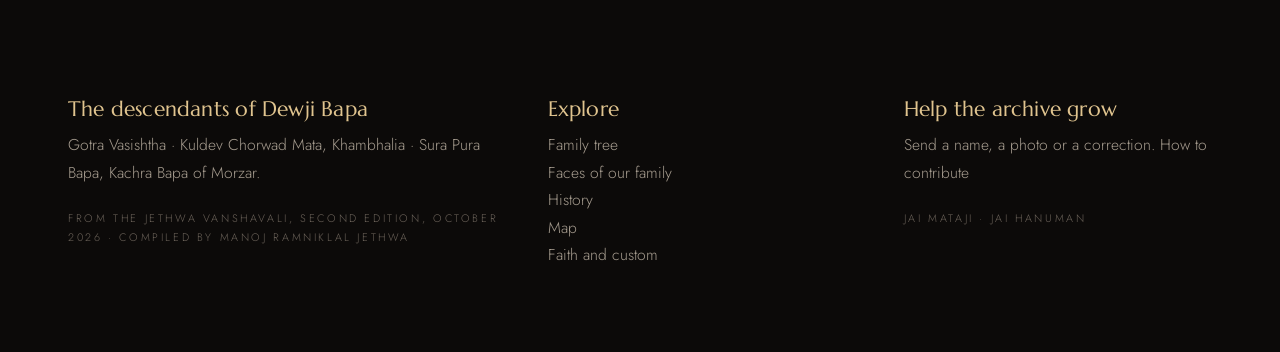
<file: archive.html>
<!doctype html>
<html lang="en">
<head>
  <meta charset="utf-8">
  <meta name="viewport" content="width=device-width, initial-scale=1">
  <title>Documents and sources · Jethva Parivar</title>
  <meta name="description" content="The family's documents, how our tree was kept, a glossary, sources, and the names still to confirm.">
  <meta name="theme-color" content="#0c0a09">
  <link rel="preconnect" href="https://fonts.googleapis.com">
  <link rel="preconnect" href="https://fonts.gstatic.com" crossorigin>
  <link href="https://fonts.googleapis.com/css2?family=Marcellus&family=Jost:wght@300;400;500&family=Hind+Vadodara:wght@300;400&display=swap" rel="stylesheet">
  <link rel="stylesheet" href="css/style.css">
</head>
<body>
  <header class="site-header">
    <div class="wrap">
      <a class="brand" href="index.html">Jethva Parivar<span>જેઠવા પરિવાર</span></a>
      <button class="nav-toggle" type="button" aria-expanded="false" aria-controls="nav">Menu</button>
      <nav class="nav" id="nav" aria-label="Main">
        <a href="lineage.html">Lineage</a>
        <a href="people.html">People</a>
        <a href="time.html">Time</a>
        <a href="land.html">Land</a>
        <a href="memory.html">Memory</a>
        <a href="archive.html" aria-current="page">Archive</a>
      </nav>
    </div>
  </header>

  <main>
<header class="page-head">
  <div class="glow" style="right:-12vw;top:-14vw"></div>
  <div class="head-art" data-art="document" data-draw="load" data-speed="0.12"></div>
  <div class="wrap">
    <p class="eyebrow">Archive</p>
    <h1>Documents and sources</h1>
    <div class="gu-title">દસ્તાવેજો અને સ્રોતો</div>
    <p class="lede" style="max-width:42rem">How our tree was kept, the papers it came from, and where the history comes from.</p>
    <p class="jumps">
      <a href="#documents">Documents</a><a href="#hands">Many hands</a><a href="#words">Words to know</a><a href="#confirm">Names to confirm</a><a href="#contribute">Contribute</a><a href="#sources">Sources</a>
    </p>
  </div>
</header>

<section id="documents">
  <div class="wrap">
    <div class="section-head reveal">
      <p class="eyebrow">Documents</p>
      <h2>The family papers</h2>
      <p>Each document below is reproduced in the printed Vanshavali. Scans will be added here.</p>
    </div>
    <div class="gallery" style="grid-template-columns:repeat(auto-fill,minmax(250px,1fr))">
      <figure class="reveal"><div class="plate wide"><div class="pa" data-art="document"></div><span>Scan to be added</span></div><figcaption><b>The paper tree</b>The original handwritten family tree in Gujarati, beginning with Dewji Bapa at the very top. A note in the corner records our Barot, Bhanuprasad Bhagvatiray of Sultanpura, Golvad, Vadodara. <span class="tag doc">Documented</span></figcaption></figure>
      <figure class="reveal"><div class="plate wide"><div class="pa" data-art="document"></div><span>Scan to be added</span></div><figcaption><b>The gotra record</b>“Aapna Gotraj: Our Family Line”, published by the Darji Vikas Manch, Gujarat Pradesh. Its last line reads <i>Jethwa · Vasishtha Rishi</i>. <span class="tag doc">Documented</span></figcaption></figure>
      <figure class="reveal"><div class="plate wide"><div class="pa" data-art="document"></div><span>Photograph to be added</span></div><figcaption><b>The Morzar plaque</b>The stone plaque naming Kachra Bapa as Surapura of the Jethwa family. <span class="tag doc">Documented</span></figcaption></figure>
      <figure class="reveal"><div class="plate wide"><div class="pa" data-art="document"></div><span>Scan to be added</span></div><figcaption><b>The nivad list</b>A handwritten notebook page listing the nivad offerings and shopping. <a href="memory.html#nivad">Read the list</a>.</figcaption></figure>
    </div>
  </div>
</section>

<section id="hands">
  <div class="wrap split">
    <div class="reveal">
      <p class="eyebrow">With gratitude</p>
      <h2>A book of many hands</h2>
      <p class="lede">No single person made this archive. It has been carried, piece by piece, by the whole family.</p>
    </div>
    <ol class="timeline reveal" style="margin-top:0">
      <li><div class="when">On paper</div><div class="what">For years our family tree was kept by hand, in Gujarati. A paper copy was found by Dinesh Vallabhdas Jethwa and passed on to Dharmesh Babulal Jethwa.</div></li>
      <li><div class="when">A modern tree</div><div class="what">Dharmesh gave it a modern form, reaching out to relatives and adding names, branch by branch.</div></li>
      <li><div class="when">In Khambhalia</div><div class="what">Vaidik Vimal Jethava has looked after the tree there, with a copy on display at the Chorwad Mata Mandir for visiting families.</div></li>
      <li><div class="when">Together</div><div class="what">Vimal Kishore Jethwa of Khambhalia gathered old family photographs and documents, including the original handwritten tree.</div></li>
      <li><div class="when">Everywhere</div><div class="what">Families in India and around the world sent photographs, names, dates and memories, and continue to do so today.</div></li>
    </ol>
  </div>
</section>

<section id="words">
  <div class="wrap">
    <div class="section-head reveal">
      <p class="eyebrow">Before you read</p>
      <h2>Words to know</h2>
    </div>
    <dl class="glossary reveal">
      <dt>Gotra<span class="gu">ગોત્ર</span></dt><dd>A family line traced back to a rishi (sage). Ours is Vasishtha.</dd>
      <dt>Kuldev<span class="gu">કુળદેવ</span></dt><dd>The family goddess who protects the line. Ours is Chorwad Mata. Also written Kuldevi.</dd>
      <dt>Nivad<span class="gu">નિવેદ</span></dt><dd>The family’s food offering to the Kuldev, followed by a shared meal. Also nived or naivedya.</dd>
      <dt>Pedhi<span class="gu">પેઢી</span></dt><dd>A generation. Dewji Bapa is pedhi 1 (P1); his sons are P2.</dd>
      <dt>Barot<span class="gu">બારોટ</span></dt><dd>The hereditary genealogists who kept the family’s records.</dd>
      <dt>Surapura<span class="gu">સુરાપુરા</span></dt><dd>A brave ancestor honoured as a protector of the family. Ours is Kachra Bapa at Morzar.</dd>
      <dt>Paliya<span class="gu">પાળિયો</span></dt><dd>A memorial stone raised for a hero.</dd>
      <dt>Vav<span class="gu">વાવ</span></dt><dd>A stepwell, like the Vikia Vav at Ghumli.</dd>
    </dl>

    <div class="section-head reveal" style="margin-top:72px">
      <p class="eyebrow">How sure are we?</p>
      <h3>Reading the labels</h3>
      <p>Throughout the archive, small labels show where a statement comes from.</p>
    </div>
    <dl class="glossary reveal">
      <dt><span class="tag doc" style="margin:0">Documented</span></dt><dd>Seen in a record, plaque, photograph or printed document.</dd>
      <dt><span class="tag pub" style="margin:0">Published history</span></dt><dd>From published histories; the source number is shown in [brackets].</dd>
      <dt><span class="tag fam" style="margin:0">Family record</span></dt><dd>From our family tree and the recollection of family members.</dd>
      <dt><span class="tag trad" style="margin:0">Tradition</span></dt><dd>Religious or community tradition, told and practised over generations.</dd>
      <dt><span class="tag leg" style="margin:0">Legend</span></dt><dd>A story handed down in the clan; not historical record.</dd>
      <dt><span class="tag est" style="margin:0">Estimate</span></dt><dd>Worked out from the generations; not a recorded date.</dd>
      <dt><span class="tag unres" style="margin:0">Unresolved</span></dt><dd>Not yet known. Please help us confirm it.</dd>
    </dl>
  </div>
</section>

<section id="confirm">
  <div class="wrap split">
    <div class="reveal">
      <p class="eyebrow">Unresolved</p>
      <h2>Names to confirm</h2>
    </div>
    <div class="reveal">
      <p>Some pairs of names may be the same person:</p>
      <p style="font-family:var(--serif);font-size:1.35rem;line-height:1.8">
        <a href="lineage.html#67">Ladha / Vaga</a> · <a href="lineage.html#156">Kaba / Kala</a> · <a href="lineage.html#159">Aata / Chatu</a> · <a href="lineage.html#110">Babulal / Batuk</a> · <a href="lineage.html#130">Krupesh / Kalpesh</a> · <a href="lineage.html#64">Parijit / Parimal</a> · <a href="lineage.html#250">Valji / Palji</a> · <a href="lineage.html#251">Naran / Narad</a>
      </p>
      <p>The records also differ on the son of Jayesh (<a href="lineage.html#26">Amratlal</a>), and there may be two different people called Dharmesh. Also unresolved: where Kachra Bapa, our Sura Pura Bapa, fits in the tree, and the quantities in the nivad list.</p>
    </div>
  </div>
</section>

<section id="contribute">
  <div class="wrap split">
    <div class="reveal">
      <p class="eyebrow">Now it’s your turn</p>
      <h2>Add your chapter</h2>
      <p class="lede">Nine centuries of Jethwas carried this name to you. Now you are the next flame.</p>
    </div>
    <div class="reveal">
      <ol class="steps">
        <li><b>Find yourself</b>Trace your name back to Dewji Bapa in <a href="lineage.html">the tree</a> and count your pedhi. Are you P11 or P12?</li>
        <li><b>Ask one story</b>Sit with your grandparents and ask them about a name in this archive. Record it on your phone.</li>
        <li><b>Visit</b>Light a diya at our Kuldev in Khambhalia and pay your respects to Sura Pura Bapa at Morzar.</li>
        <li><b>Send it in</b>A photo, a name, a correction or a memory. If you are not in the tree yet, send your name, your father’s name and his father’s name. Quote the # number when correcting someone.</li>
      </ol>
      <div class="callout">
        <p>Send to <b>Manoj Ramniklal Jethwa</b>, compiler of the Vanshavali: <a href="mailto:manoj@jethwa.tv">manoj@jethwa.tv</a> · WhatsApp @jethwa888</p>
      </div>
    </div>
  </div>
</section>

<section>
  <div class="wrap split">
    <div class="reveal">
      <p class="eyebrow">Second edition · October 2026</p>
      <h2>What’s new</h2>
    </div>
    <ul class="reveal" style="padding-left:1.2rem">
      <li>A new look, made to be enjoyed by every generation.</li>
      <li>Restored, colourised photographs of our ancestors and of the Ranas of Porbandar.</li>
      <li>New names, spouses and dates from across the family, including the family of Kaku (Topan) Jethwa.</li>
      <li>A “Where do I fit?” guide, branch-by-branch pages, an A–Z name index and a glossary.</li>
      <li>Clearer history: labels show what is documented, remembered, traditional, legendary or estimated, with numbered sources.</li>
    </ul>
  </div>
</section>

<section id="sources">
  <div class="wrap split">
    <div class="reveal">
      <p class="eyebrow">Sources</p>
      <h2>Where the history comes from</h2>
      <p style="font-size:1rem;color:var(--text-soft)">Wikipedia summarises published histories and should be read with care, especially for early, traditional dates. Where the sources disagree, the archive says so.</p>
    </div>
    <div class="reveal">
      <ol class="sources">
        <li><a href="https://en.wikipedia.org/wiki/Jethwa_dynasty">Wikipedia, “Jethwa dynasty”</a></li>
        <li><a href="https://en.wikipedia.org/wiki/Ghumli">Wikipedia, “Ghumli”</a></li>
        <li><a href="https://en.wikipedia.org/wiki/Porbandar_State">Wikipedia, “Porbandar State”</a></li>
        <li><a href="https://en.wikipedia.org/wiki/Vikramatji_Khimojiraj">Wikipedia, “Vikramatji Khimojiraj”</a></li>
        <li><a href="https://en.wikipedia.org/wiki/Bhavsinhji_Madhavsinhji">Wikipedia, “Bhavsinhji Madhavsinhji”</a></li>
        <li><a href="https://en.wikipedia.org/wiki/Natwarsinhji_Bhavsinhji">Wikipedia, “Natwarsinhji Bhavsinhji”</a></li>
        <li><a href="https://en.wikipedia.org/wiki/Delhi_Sultanate">Wikipedia, “Delhi Sultanate”</a></li>
        <li><a href="https://en.wikipedia.org/wiki/Qutb_ud-Din_Aibak">Wikipedia, “Qutb ud-Din Aibak”</a></li>
        <li><a href="https://en.wikipedia.org/wiki/Hanuman_Dandi_temple">Wikipedia, “Hanuman Dandi temple”</a></li>
        <li><a href="https://en.wikipedia.org/wiki/Vasishtha">Wikipedia, “Vasishtha”</a></li>
        <li><a href="https://en.wikipedia.org/wiki/Paliya">Wikipedia, “Paliya” (hero memorial stones)</a></li>
        <li><a href="https://en.wikipedia.org/wiki/History_of_stepwells_in_Gujarat">Wikipedia, “History of stepwells in Gujarat”</a></li>
        <li><a href="https://en.wikipedia.org/wiki/Mahatma_Gandhi">Wikipedia, “Mahatma Gandhi”</a></li>
      </ol>
      <p style="font-size:1rem;color:var(--text-soft)">Further reading: a feature in ThePrint on the deities of the Saurashtra coastline (Sikotar Mata). Corrections sent in by family members. Thank you to everyone who helped.</p>
    </div>
  </div>
</section>
  </main>

  <footer class="site-footer">
    <div class="wrap">
      <div class="big" data-speed="0.08">Jethva Parivar</div>
      <div class="cols">
        <div>
          <h4>The descendants of Dewji Bapa</h4>
          <p>Gotra Vasishtha · Kuldev Chorwad Mata, Khambhalia · Sura Pura Bapa, Kachra Bapa of Morzar.</p>
          <p class="small">From the Jethwa Vanshavali, second edition, October 2026 · compiled by Manoj Ramniklal Jethwa</p>
        </div>
        <div>
          <h4>Explore</h4>
          <p><a href="lineage.html">Family tree</a><br><a href="people.html">Faces of our family</a><br><a href="time.html">History</a><br><a href="land.html">Map</a><br><a href="memory.html">Faith and custom</a></p>
        </div>
        <div>
          <h4>Help the archive grow</h4>
          <p>Send a name, a photo or a correction. <a href="archive.html#contribute">How to contribute</a></p>
          <p class="small">Jai Mataji · Jai Hanuman</p>
        </div>
      </div>
    </div>
  </footer>
  <script src="js/art.js"></script>
  <script src="js/site.js"></script>
</body>
</html>
</file>
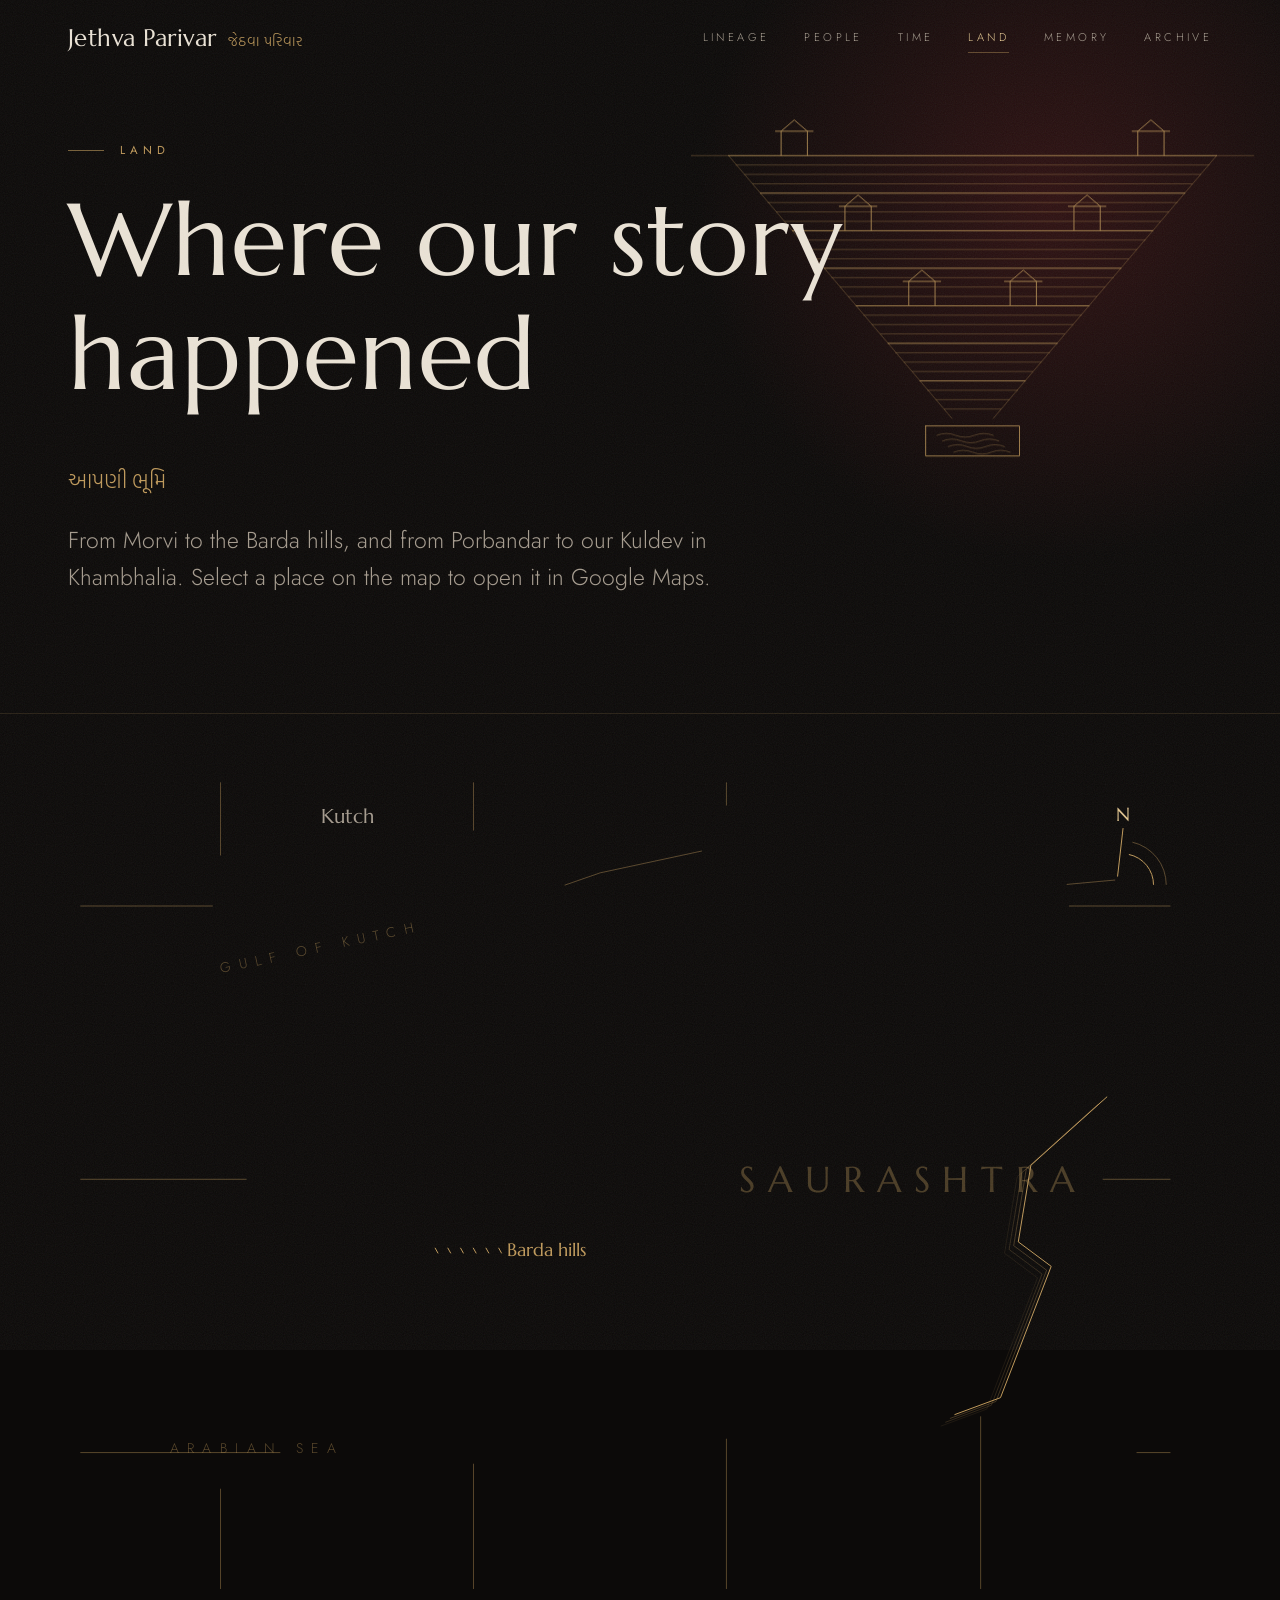
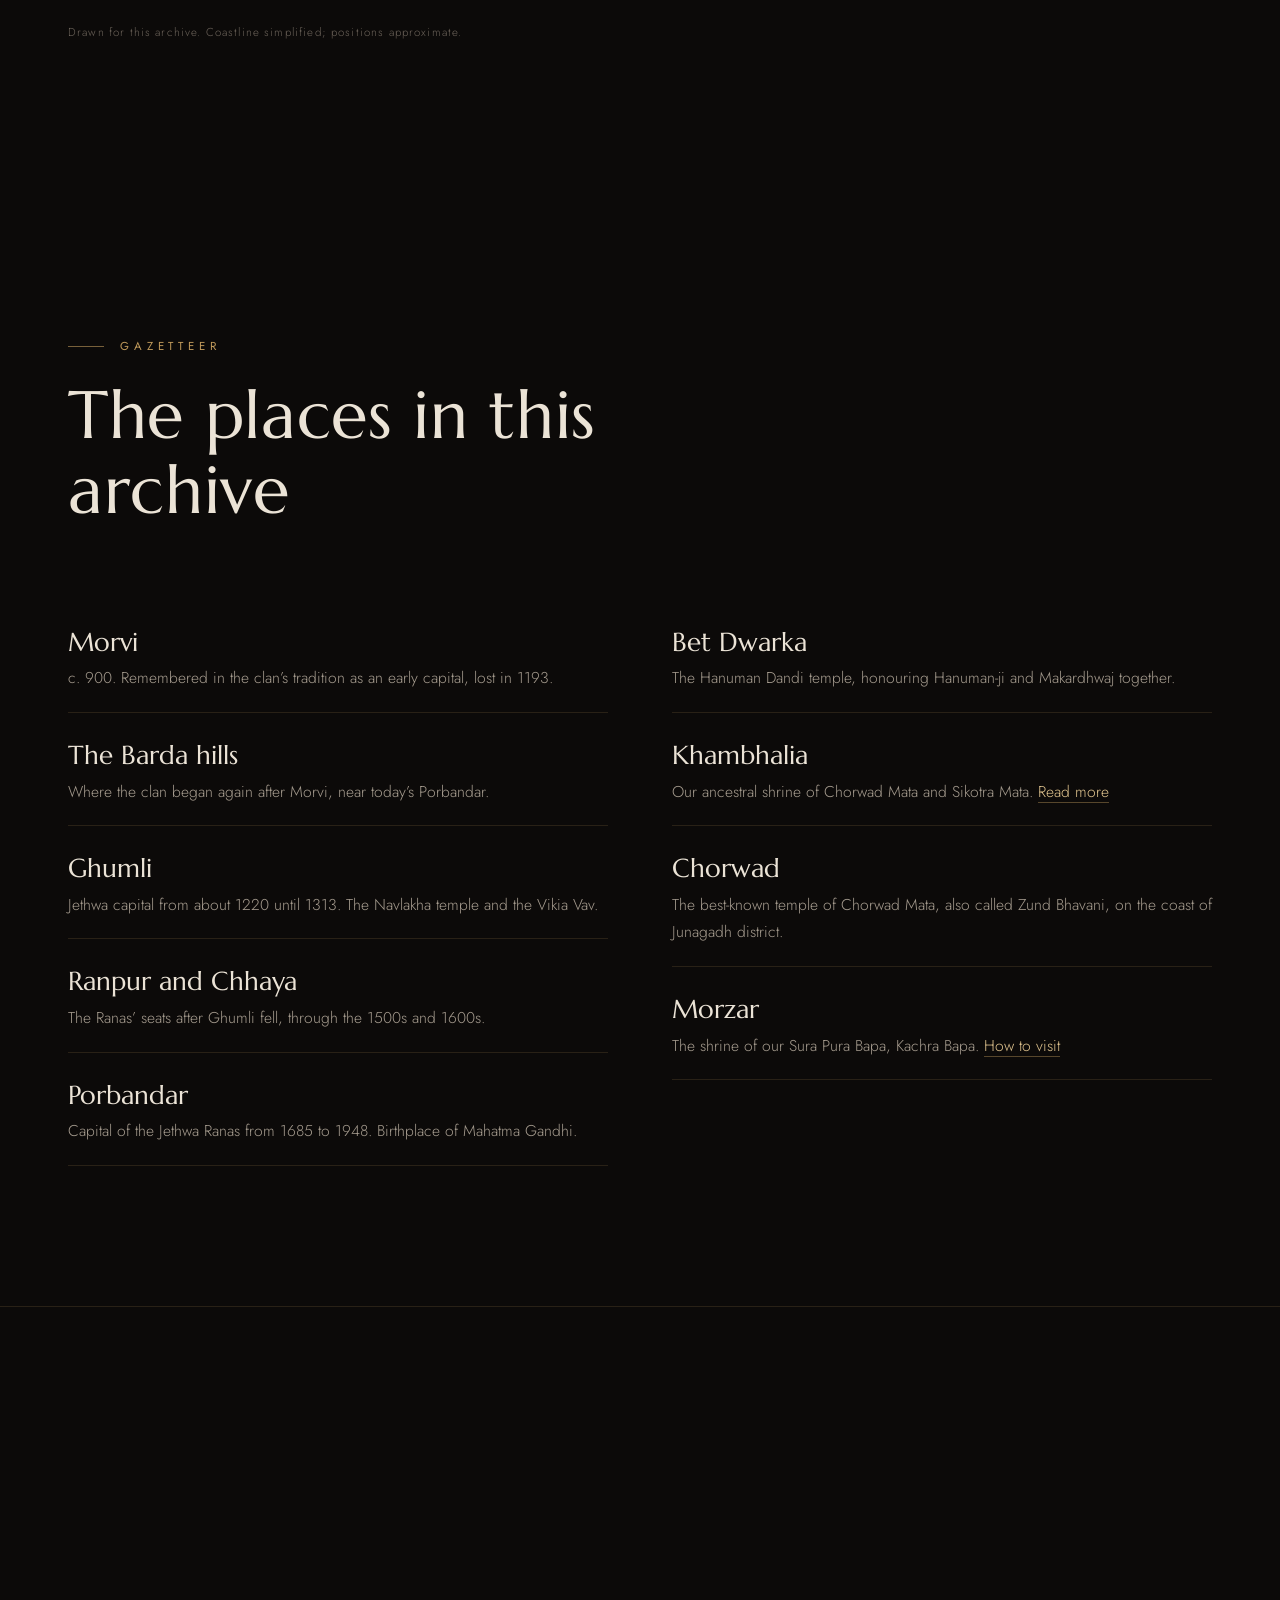
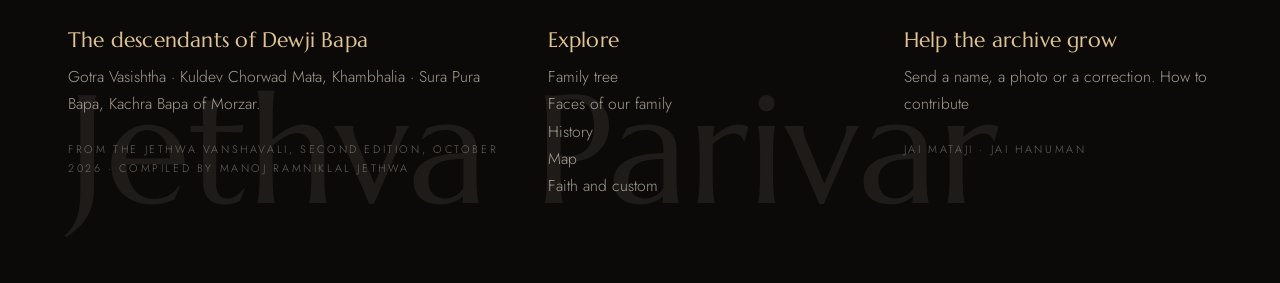
<file: land.html>
<!doctype html>
<html lang="en">
<head>
  <meta charset="utf-8">
  <meta name="viewport" content="width=device-width, initial-scale=1">
  <title>Where our story happened · Jethva Parivar</title>
  <meta name="description" content="A map of Saurashtra with the places in the Jethwa story: Morvi, Ghumli, Porbandar, Bet Dwarka, Khambhalia and Morzar.">
  <meta name="theme-color" content="#0c0a09">
  <link rel="preconnect" href="https://fonts.googleapis.com">
  <link rel="preconnect" href="https://fonts.gstatic.com" crossorigin>
  <link href="https://fonts.googleapis.com/css2?family=Marcellus&family=Jost:wght@300;400;500&family=Hind+Vadodara:wght@300;400&display=swap" rel="stylesheet">
  <link rel="stylesheet" href="css/style.css">
</head>
<body>
  <header class="site-header">
    <div class="wrap">
      <a class="brand" href="index.html">Jethva Parivar<span>જેઠવા પરિવાર</span></a>
      <button class="nav-toggle" type="button" aria-expanded="false" aria-controls="nav">Menu</button>
      <nav class="nav" id="nav" aria-label="Main">
        <a href="lineage.html">Lineage</a>
        <a href="people.html">People</a>
        <a href="time.html">Time</a>
        <a href="land.html" aria-current="page">Land</a>
        <a href="memory.html">Memory</a>
        <a href="archive.html">Archive</a>
      </nav>
    </div>
  </header>

  <main>
<header class="page-head">
  <div class="glow" style="right:-12vw;top:-14vw"></div>
  <div class="head-art" data-art="stepwell" data-draw="load" data-speed="0.12"></div>
  <div class="wrap">
    <p class="eyebrow">Land</p>
    <h1>Where our story happened</h1>
    <div class="gu-title">આપણી ભૂમિ</div>
    <p class="lede" style="max-width:42rem">From Morvi to the Barda hills, and from Porbandar to our Kuldev in Khambhalia. Select a place on the map to open it in Google Maps.</p>
  </div>
</header>

<section style="padding-top:56px">
  <div class="wrap">
    <div class="map-wrap" data-art="map"></div>
    <p style="font-size:.72rem;letter-spacing:.1em;color:var(--text-faint);margin-top:.8rem">Drawn for this archive. Coastline simplified; positions approximate.</p>
  </div>
</section>

<section>
  <div class="wrap">
    <div class="section-head reveal">
      <p class="eyebrow">Gazetteer</p>
      <h2>The places in this archive</h2>
    </div>
    <ul class="places reveal">
      <li><b>Morvi</b><small>c. 900. Remembered in the clan’s tradition as an early capital, lost in 1193.</small></li>
      <li><b>The Barda hills</b><small>Where the clan began again after Morvi, near today’s Porbandar.</small></li>
      <li><b>Ghumli</b><small>Jethwa capital from about 1220 until 1313. The Navlakha temple and the Vikia Vav.</small></li>
      <li><b>Ranpur and Chhaya</b><small>The Ranas’ seats after Ghumli fell, through the 1500s and 1600s.</small></li>
      <li><b>Porbandar</b><small>Capital of the Jethwa Ranas from 1685 to 1948. Birthplace of Mahatma Gandhi.</small></li>
      <li><b>Bet Dwarka</b><small>The Hanuman Dandi temple, honouring Hanuman-ji and Makardhwaj together.</small></li>
      <li><b>Khambhalia</b><small>Our ancestral shrine of Chorwad Mata and Sikotra Mata. <a href="memory.html#kuldev">Read more</a></small></li>
      <li><b>Chorwad</b><small>The best-known temple of Chorwad Mata, also called Zund Bhavani, on the coast of Junagadh district.</small></li>
      <li><b>Morzar</b><small>The shrine of our Sura Pura Bapa, Kachra Bapa. <a href="memory.html#surapura">How to visit</a></small></li>
    </ul>
  </div>
</section>
  </main>

  <footer class="site-footer">
    <div class="wrap">
      <div class="big" data-speed="0.08">Jethva Parivar</div>
      <div class="cols">
        <div>
          <h4>The descendants of Dewji Bapa</h4>
          <p>Gotra Vasishtha · Kuldev Chorwad Mata, Khambhalia · Sura Pura Bapa, Kachra Bapa of Morzar.</p>
          <p class="small">From the Jethwa Vanshavali, second edition, October 2026 · compiled by Manoj Ramniklal Jethwa</p>
        </div>
        <div>
          <h4>Explore</h4>
          <p><a href="lineage.html">Family tree</a><br><a href="people.html">Faces of our family</a><br><a href="time.html">History</a><br><a href="land.html">Map</a><br><a href="memory.html">Faith and custom</a></p>
        </div>
        <div>
          <h4>Help the archive grow</h4>
          <p>Send a name, a photo or a correction. <a href="archive.html#contribute">How to contribute</a></p>
          <p class="small">Jai Mataji · Jai Hanuman</p>
        </div>
      </div>
    </div>
  </footer>
  <script src="js/art.js"></script>
  <script src="js/site.js"></script>
</body>
</html>
</file>
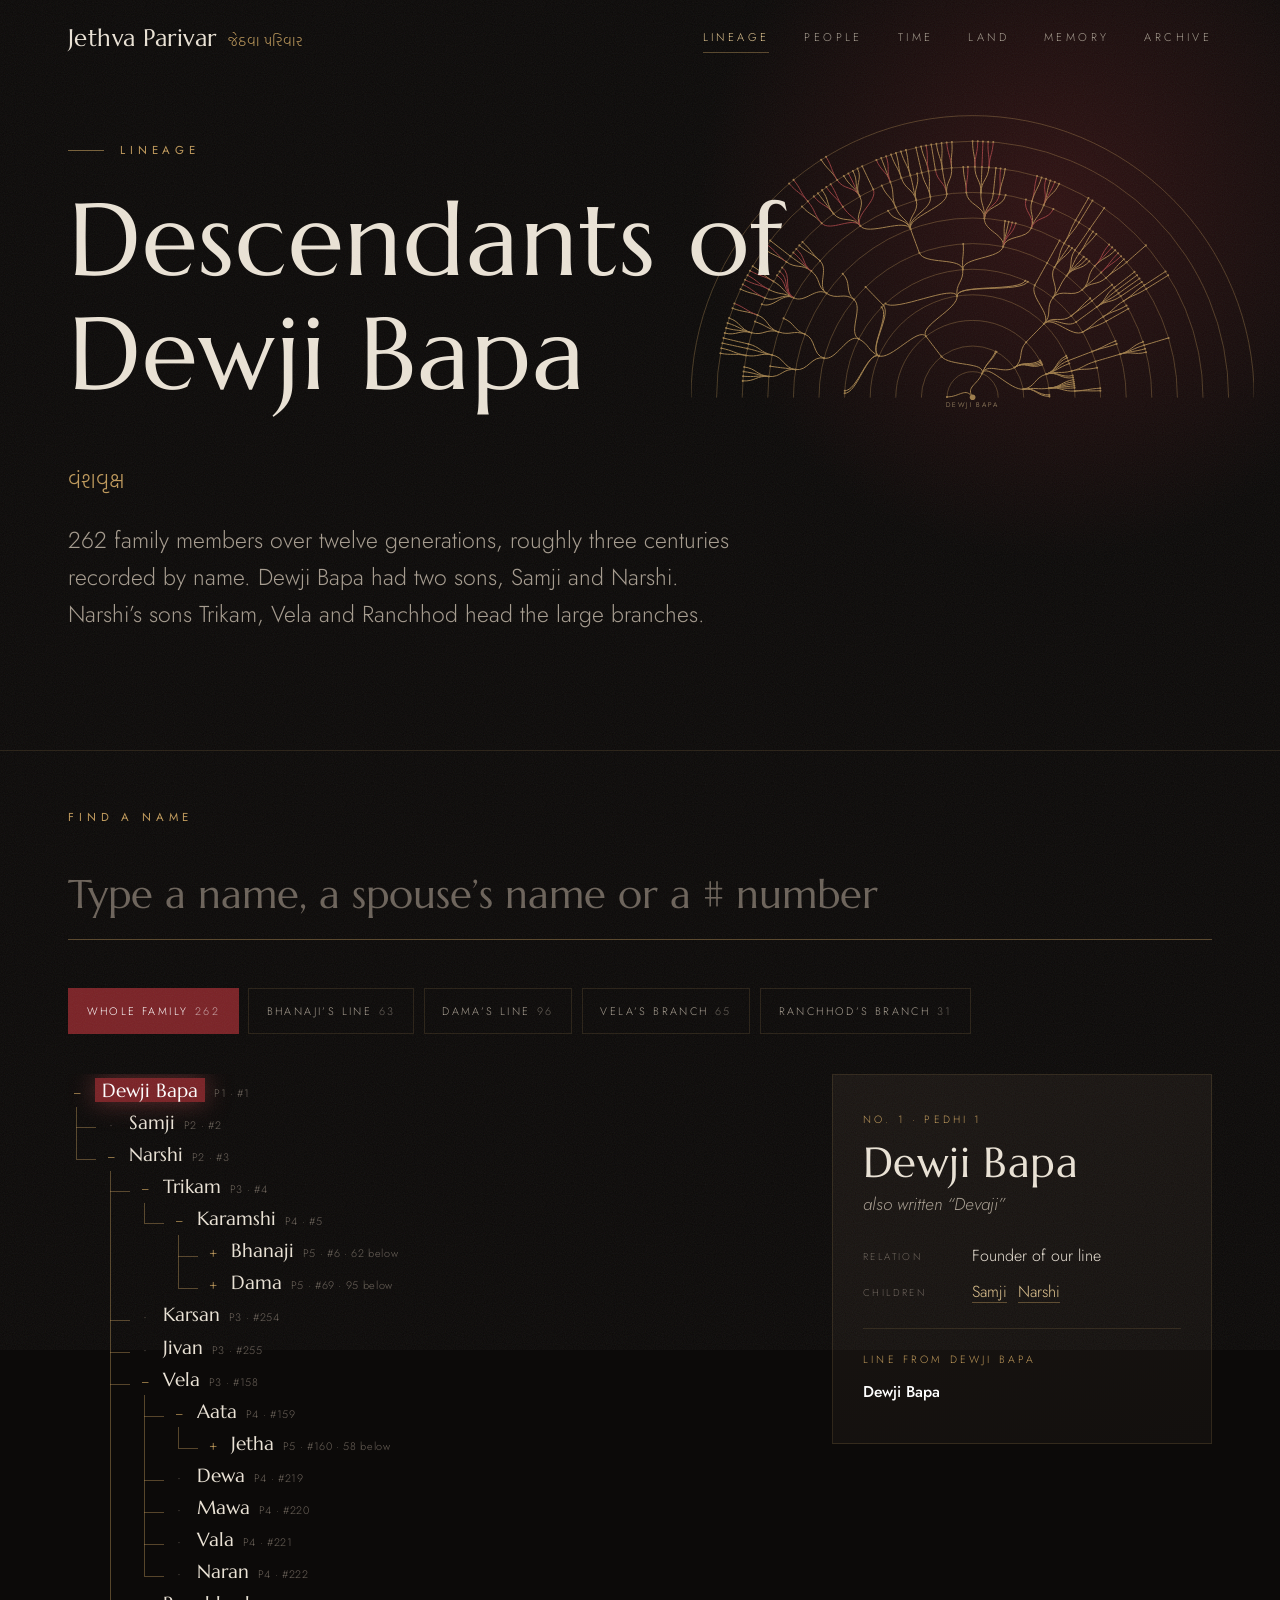
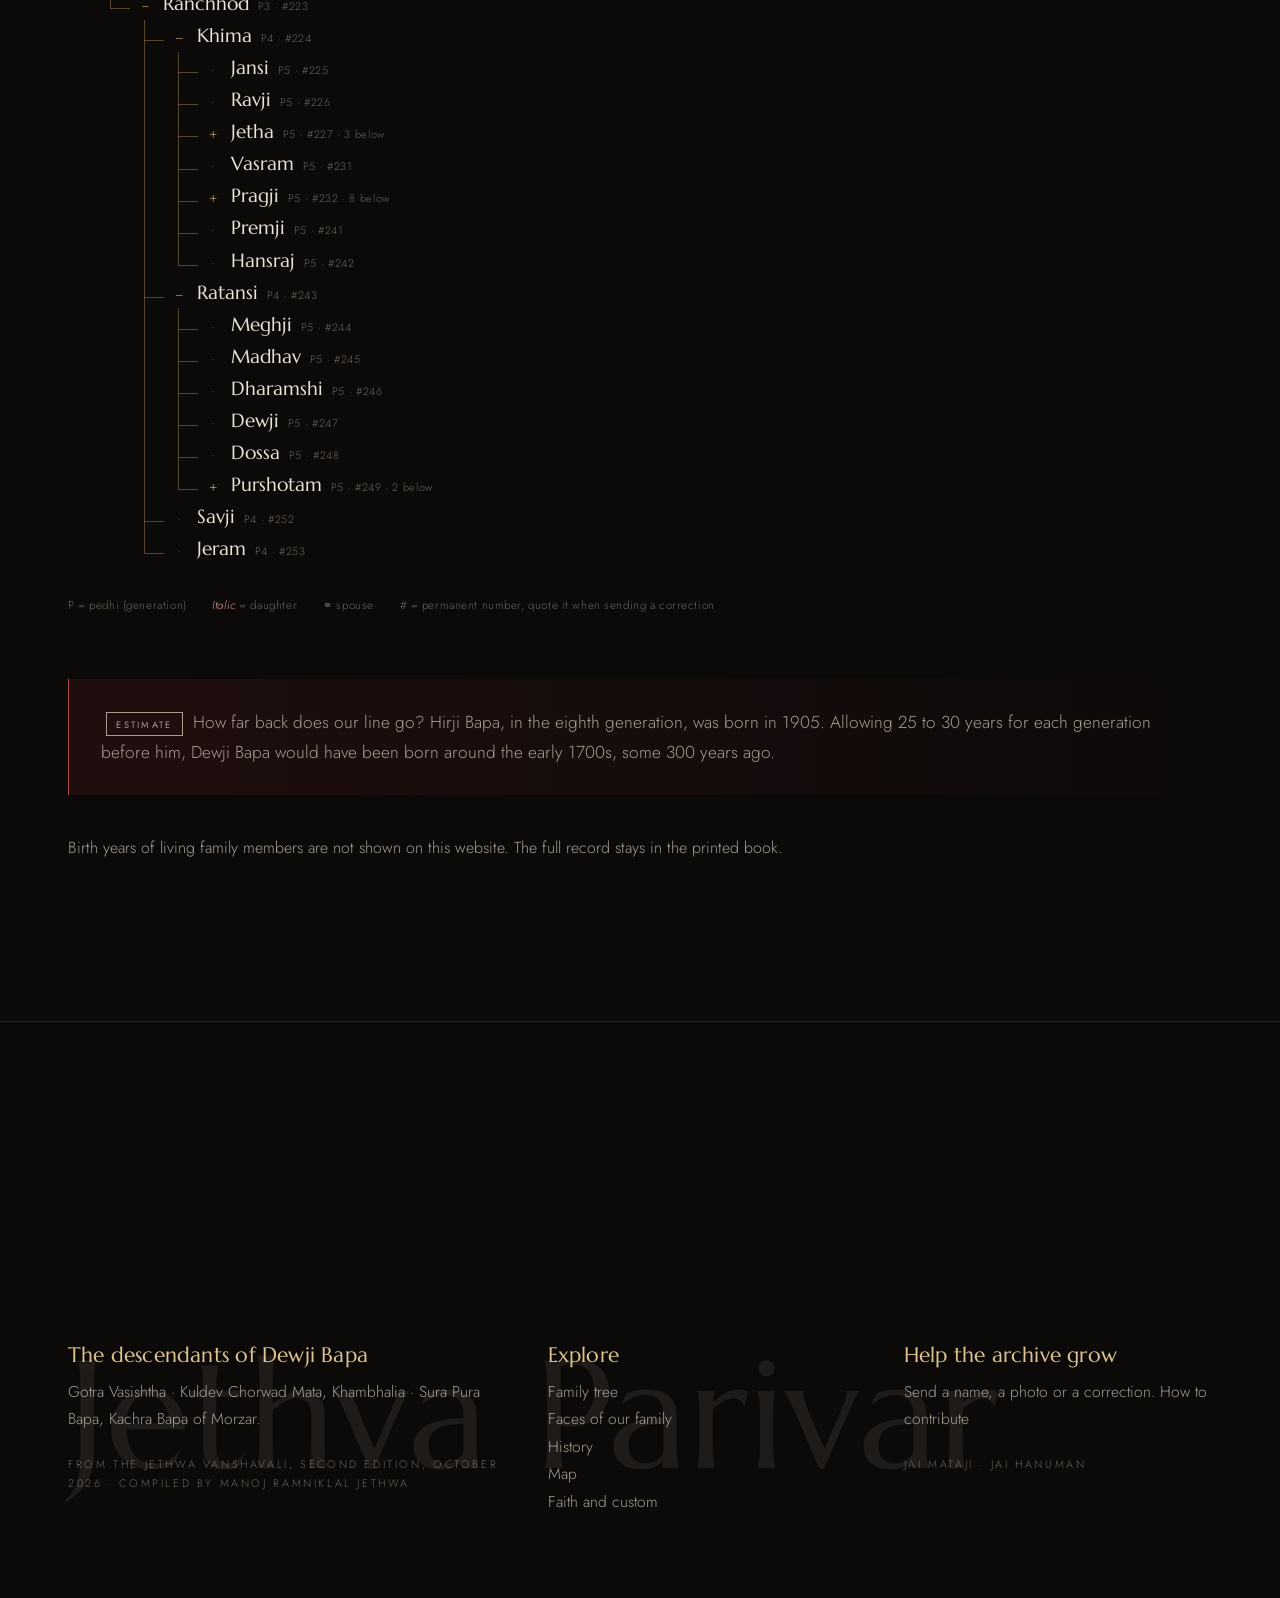
<file: lineage.html>
<!doctype html>
<html lang="en">
<head>
  <meta charset="utf-8">
  <meta name="viewport" content="width=device-width, initial-scale=1">
  <title>The family tree · Jethva Parivar</title>
  <meta name="description" content="The descendants of Dewji Bapa: 262 family members over twelve generations, searchable by name.">
  <meta name="theme-color" content="#0c0a09">
  <link rel="preconnect" href="https://fonts.googleapis.com">
  <link rel="preconnect" href="https://fonts.gstatic.com" crossorigin>
  <link href="https://fonts.googleapis.com/css2?family=Marcellus&family=Jost:wght@300;400;500&family=Hind+Vadodara:wght@300;400&display=swap" rel="stylesheet">
  <link rel="stylesheet" href="css/style.css">
</head>
<body>
  <header class="site-header">
    <div class="wrap">
      <a class="brand" href="index.html">Jethva Parivar<span>જેઠવા પરિવાર</span></a>
      <button class="nav-toggle" type="button" aria-expanded="false" aria-controls="nav">Menu</button>
      <nav class="nav" id="nav" aria-label="Main">
        <a href="lineage.html" aria-current="page">Lineage</a>
        <a href="people.html">People</a>
        <a href="time.html">Time</a>
        <a href="land.html">Land</a>
        <a href="memory.html">Memory</a>
        <a href="archive.html">Archive</a>
      </nav>
    </div>
  </header>

  <main>
<header class="page-head">
  <div class="glow" style="right:-12vw;top:-14vw"></div>
  <div class="head-art" data-fan data-draw="load" data-speed="0.12"></div>
  <div class="wrap">
    <p class="eyebrow">Lineage</p>
    <h1>Descendants of Dewji Bapa</h1>
    <div class="gu-title">વંશવૃક્ષ</div>
    <p class="lede" style="max-width:42rem">262 family members over twelve generations, roughly three centuries recorded by name. Dewji Bapa had two sons, Samji and Narshi. Narshi’s sons Trikam, Vela and Ranchhod head the large branches.</p>
  </div>
</header>

<section style="padding-top:56px">
  <div class="wrap">
    <label for="search" class="eyebrow" style="display:block">Find a name</label>
    <div class="finder">
      <input id="search" class="search" type="search" placeholder="Type a name, a spouse’s name or a # number" autocomplete="off">
    </div>
    <ul id="results" class="results"></ul>

    <div id="branches" class="branches" role="group" aria-label="Branches of the family"></div>

    <div class="tree-layout">
      <div>
        <div id="tree"></div>
        <div class="legend">
          <span>P = pedhi (generation)</span>
          <span><i>Italic</i> = daughter</span>
          <span>⚭ spouse</span>
          <span># = permanent number, quote it when sending a correction</span>
        </div>
      </div>
      <aside id="person" class="person" aria-live="polite"></aside>
    </div>

    <div class="callout" style="margin-top:64px">
      <p><span class="tag est">Estimate</span> How far back does our line go? Hirji Bapa, in the eighth generation, was born in 1905. Allowing 25 to 30 years for each generation before him, Dewji Bapa would have been born around the early 1700s, some 300 years ago.</p>
    </div>
    <p style="font-size:1rem;color:var(--text-soft)">Birth years of living family members are not shown on this website. The full record stays in the printed book.</p>
  </div>
</section>
  </main>

  <footer class="site-footer">
    <div class="wrap">
      <div class="big" data-speed="0.08">Jethva Parivar</div>
      <div class="cols">
        <div>
          <h4>The descendants of Dewji Bapa</h4>
          <p>Gotra Vasishtha · Kuldev Chorwad Mata, Khambhalia · Sura Pura Bapa, Kachra Bapa of Morzar.</p>
          <p class="small">From the Jethwa Vanshavali, second edition, October 2026 · compiled by Manoj Ramniklal Jethwa</p>
        </div>
        <div>
          <h4>Explore</h4>
          <p><a href="lineage.html">Family tree</a><br><a href="people.html">Faces of our family</a><br><a href="time.html">History</a><br><a href="land.html">Map</a><br><a href="memory.html">Faith and custom</a></p>
        </div>
        <div>
          <h4>Help the archive grow</h4>
          <p>Send a name, a photo or a correction. <a href="archive.html#contribute">How to contribute</a></p>
          <p class="small">Jai Mataji · Jai Hanuman</p>
        </div>
      </div>
    </div>
  </footer>
  <script src="data/people.js"></script>
  <script src="js/art.js"></script>
  <script src="js/site.js"></script>
  <script src="js/tree.js"></script>
</body>
</html>
</file>
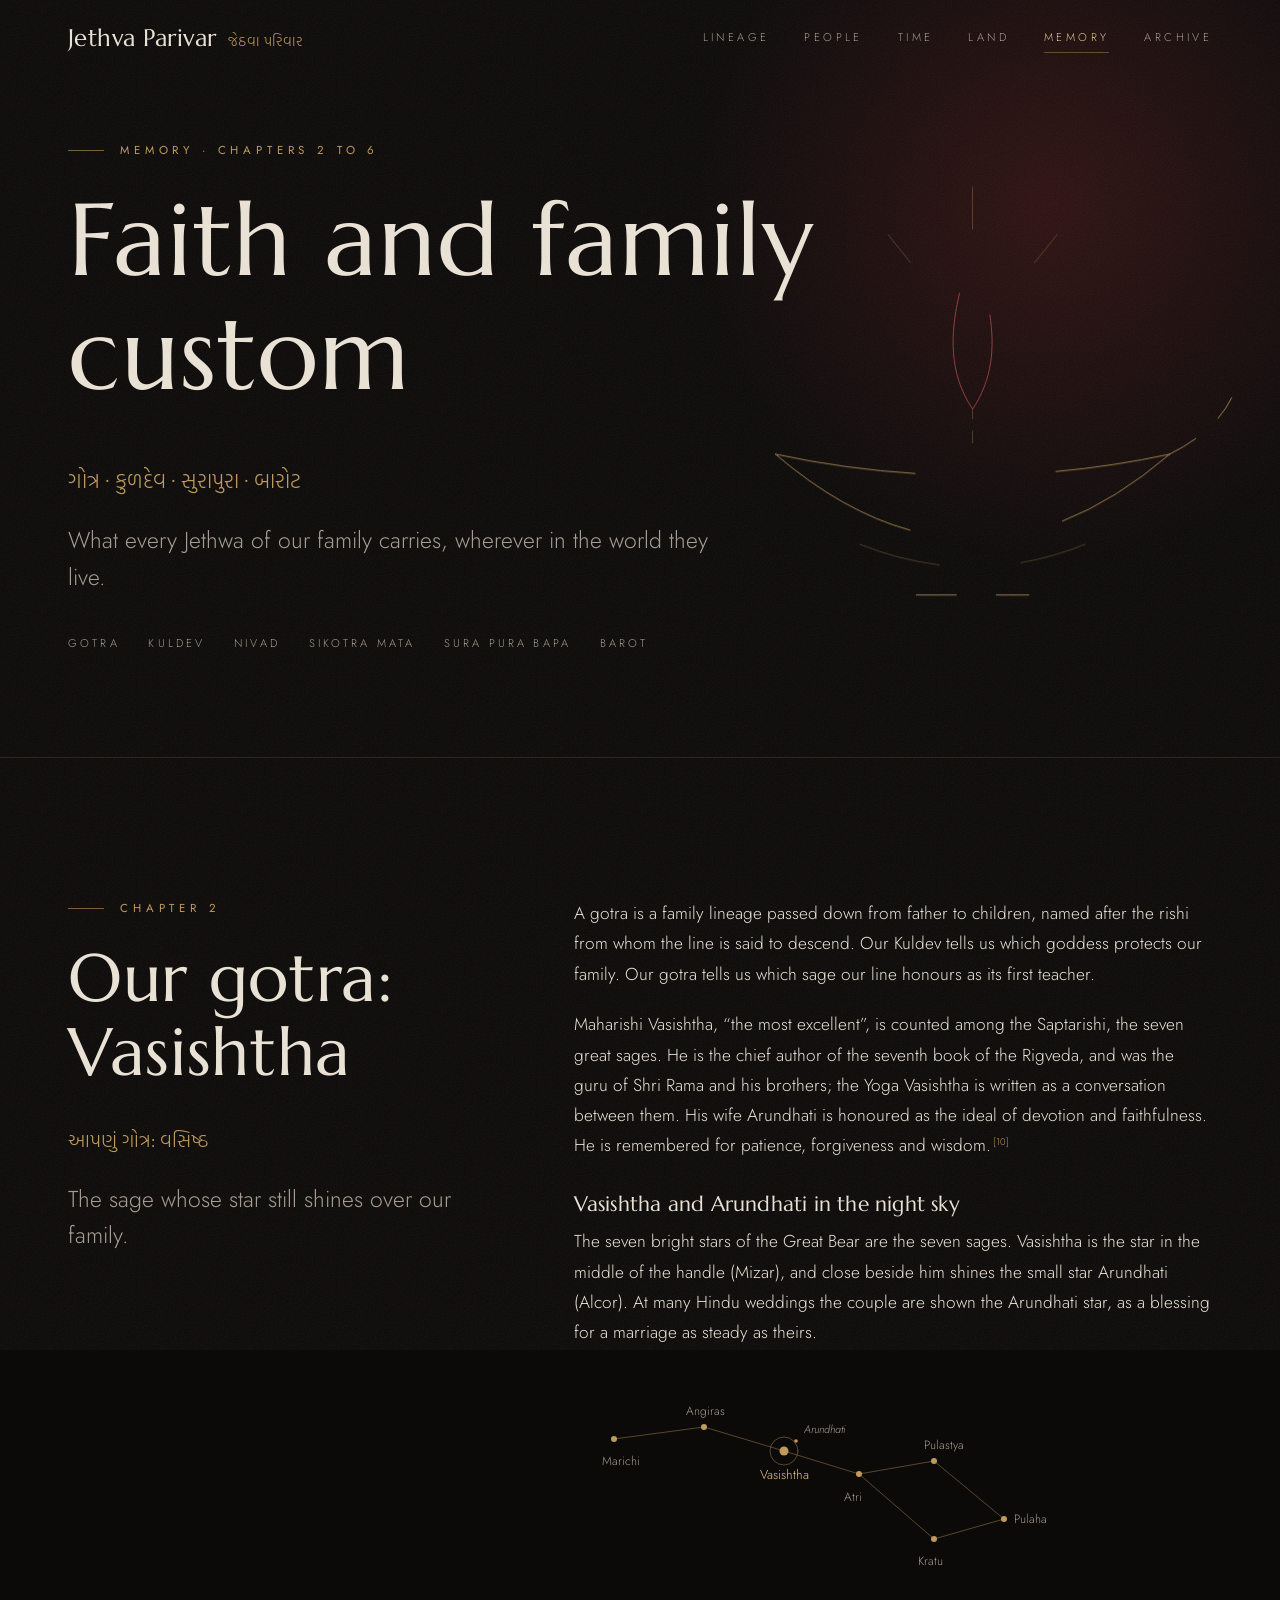
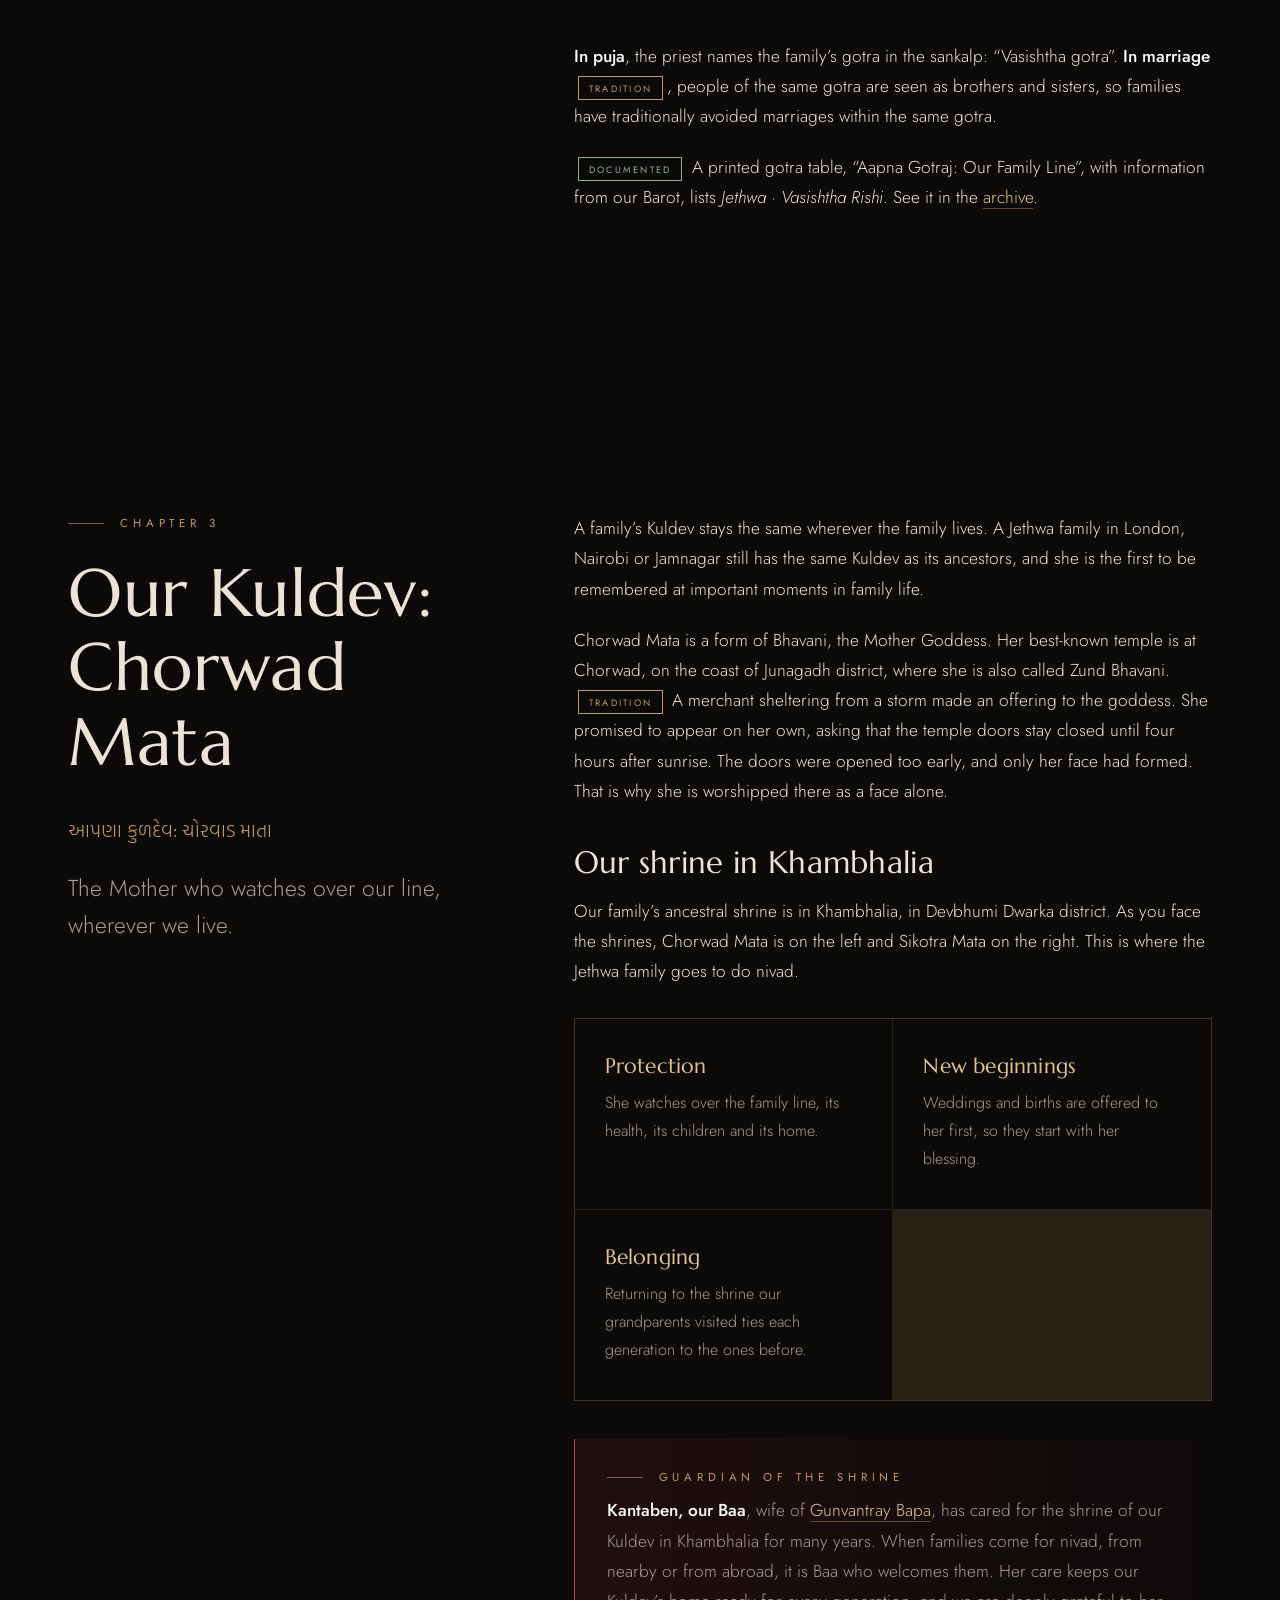
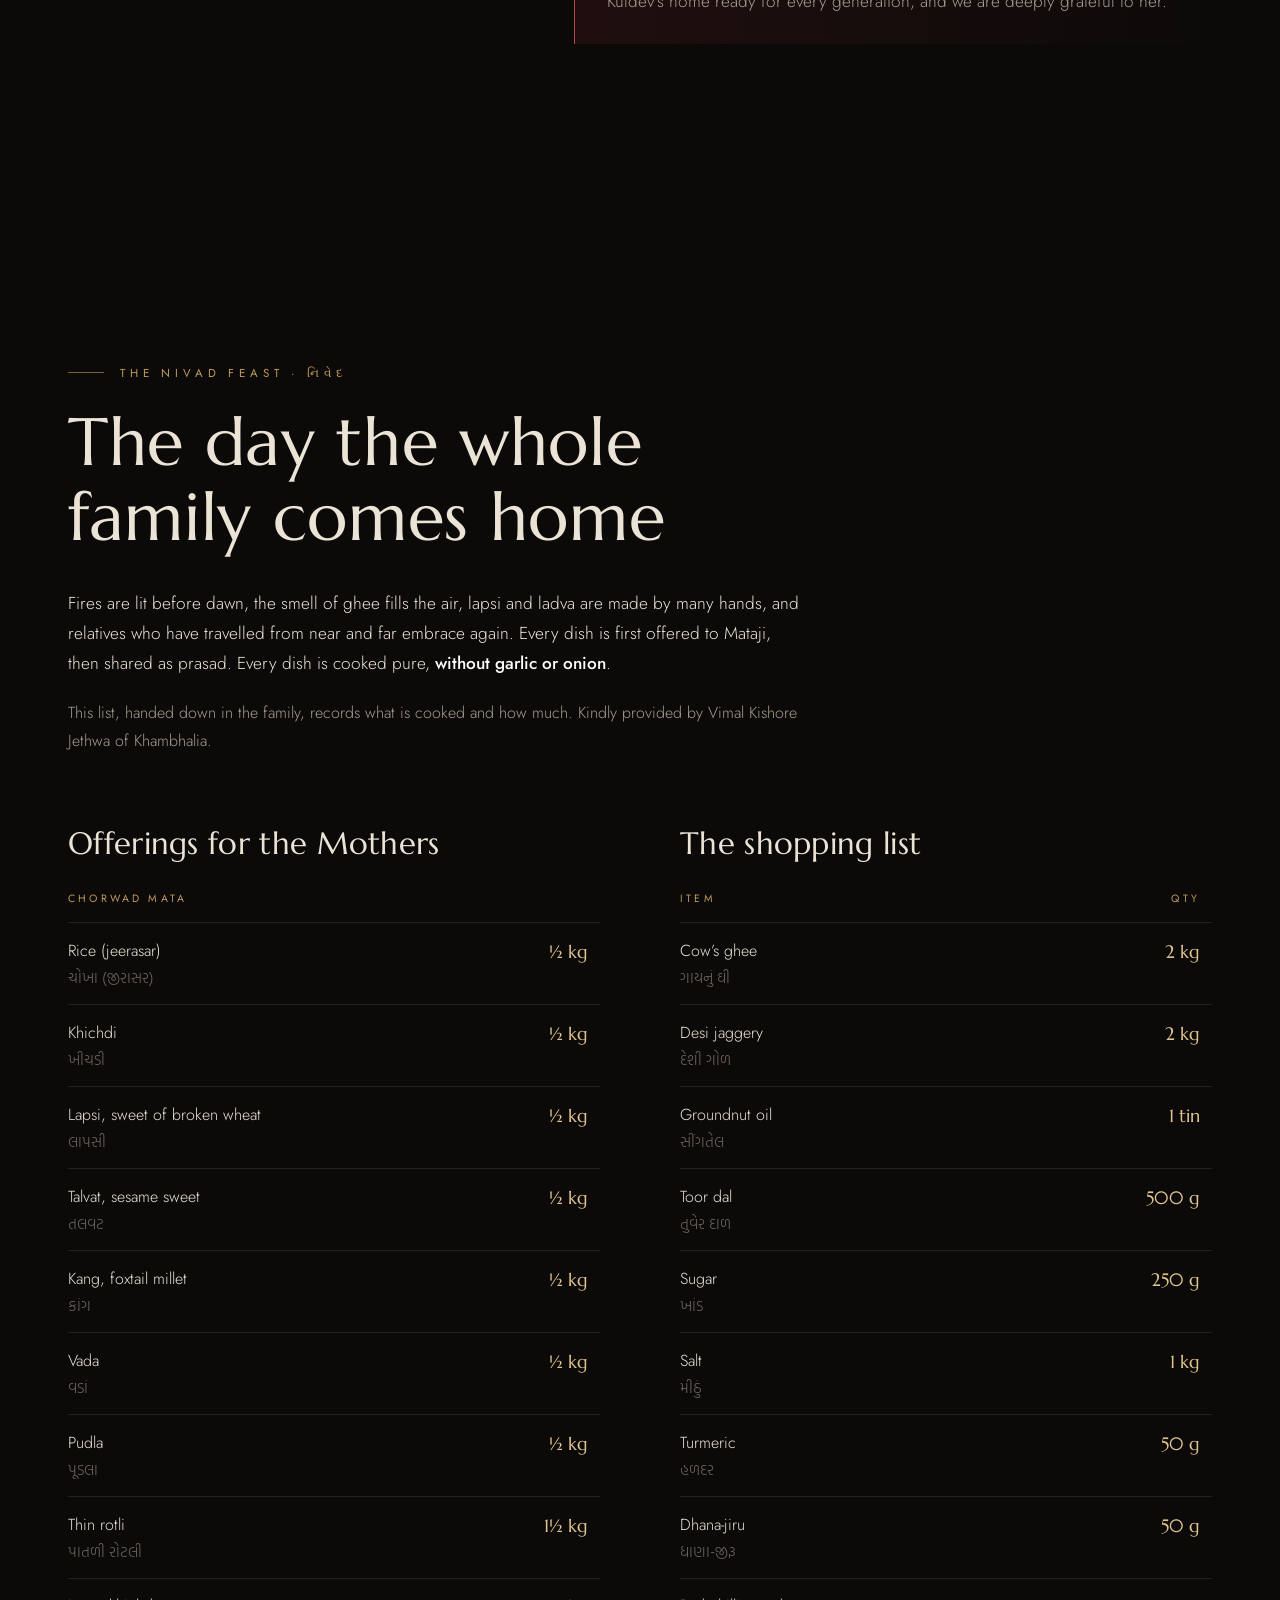
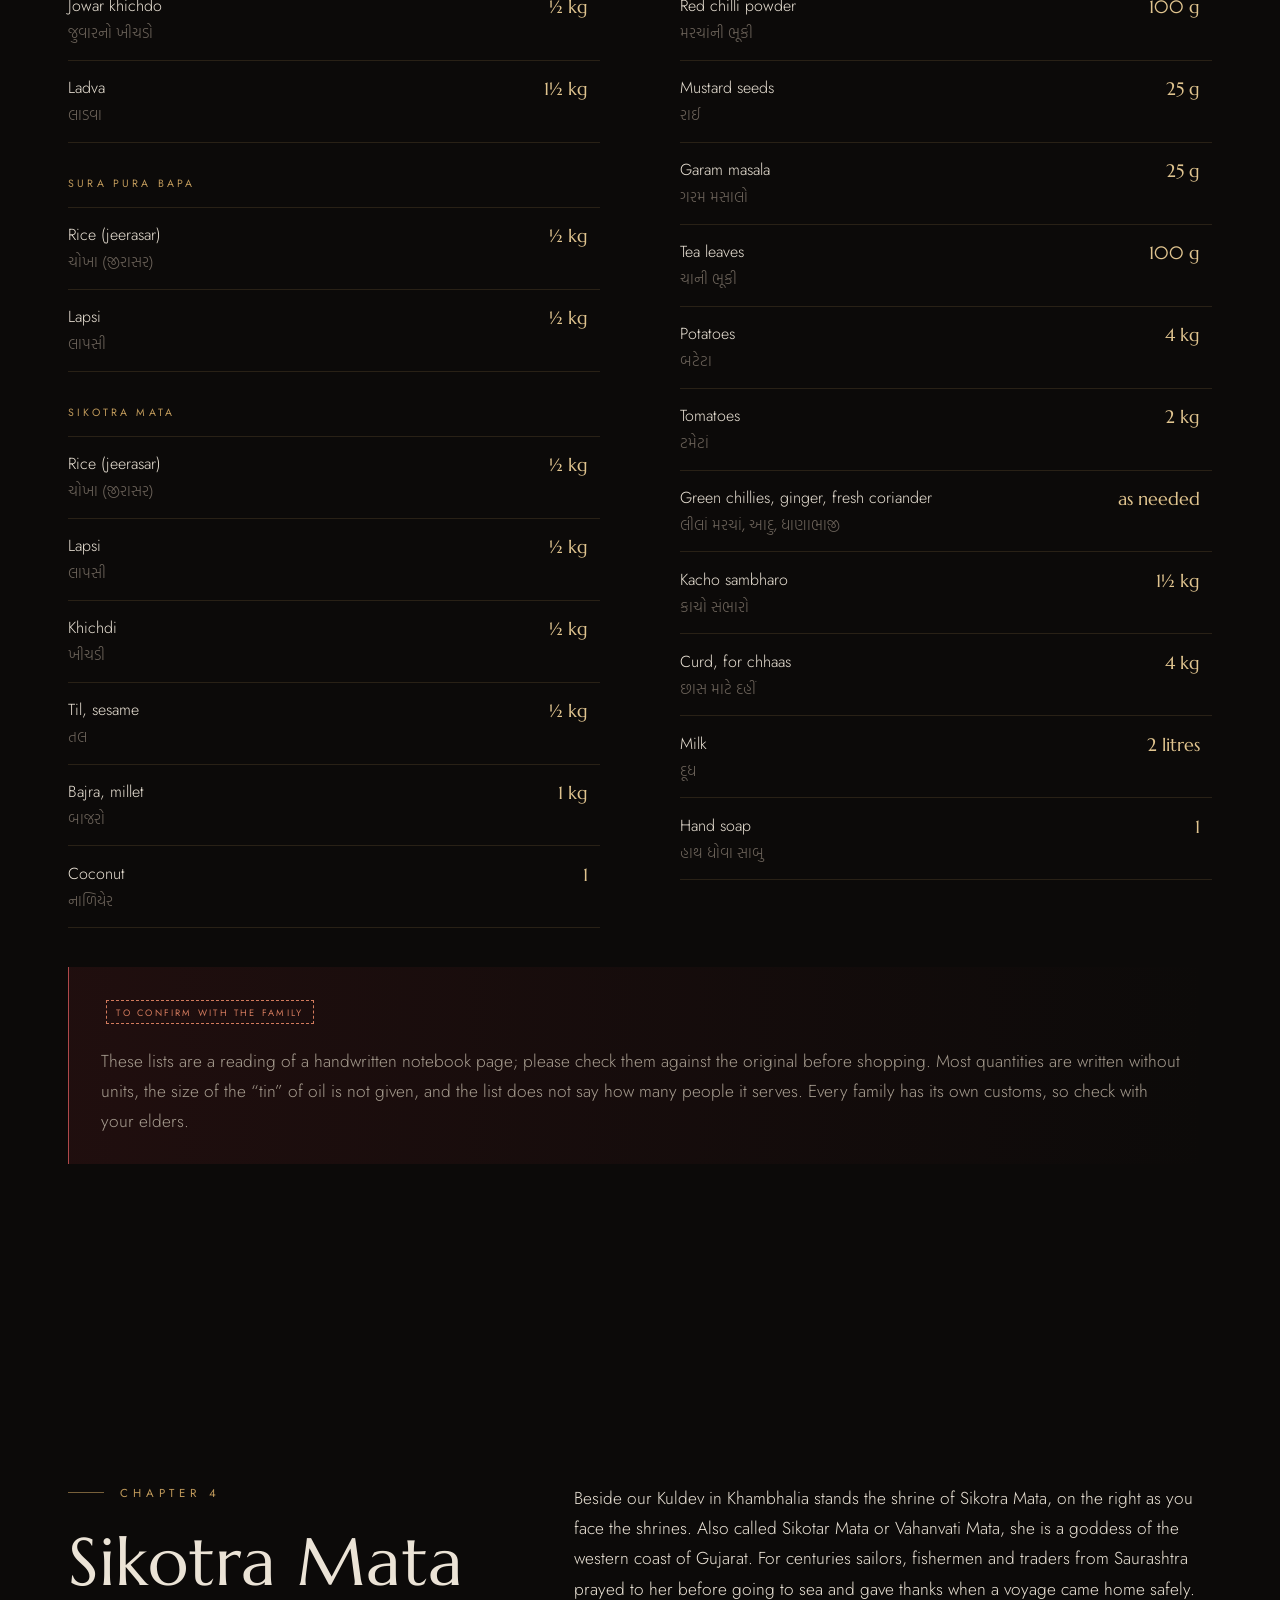
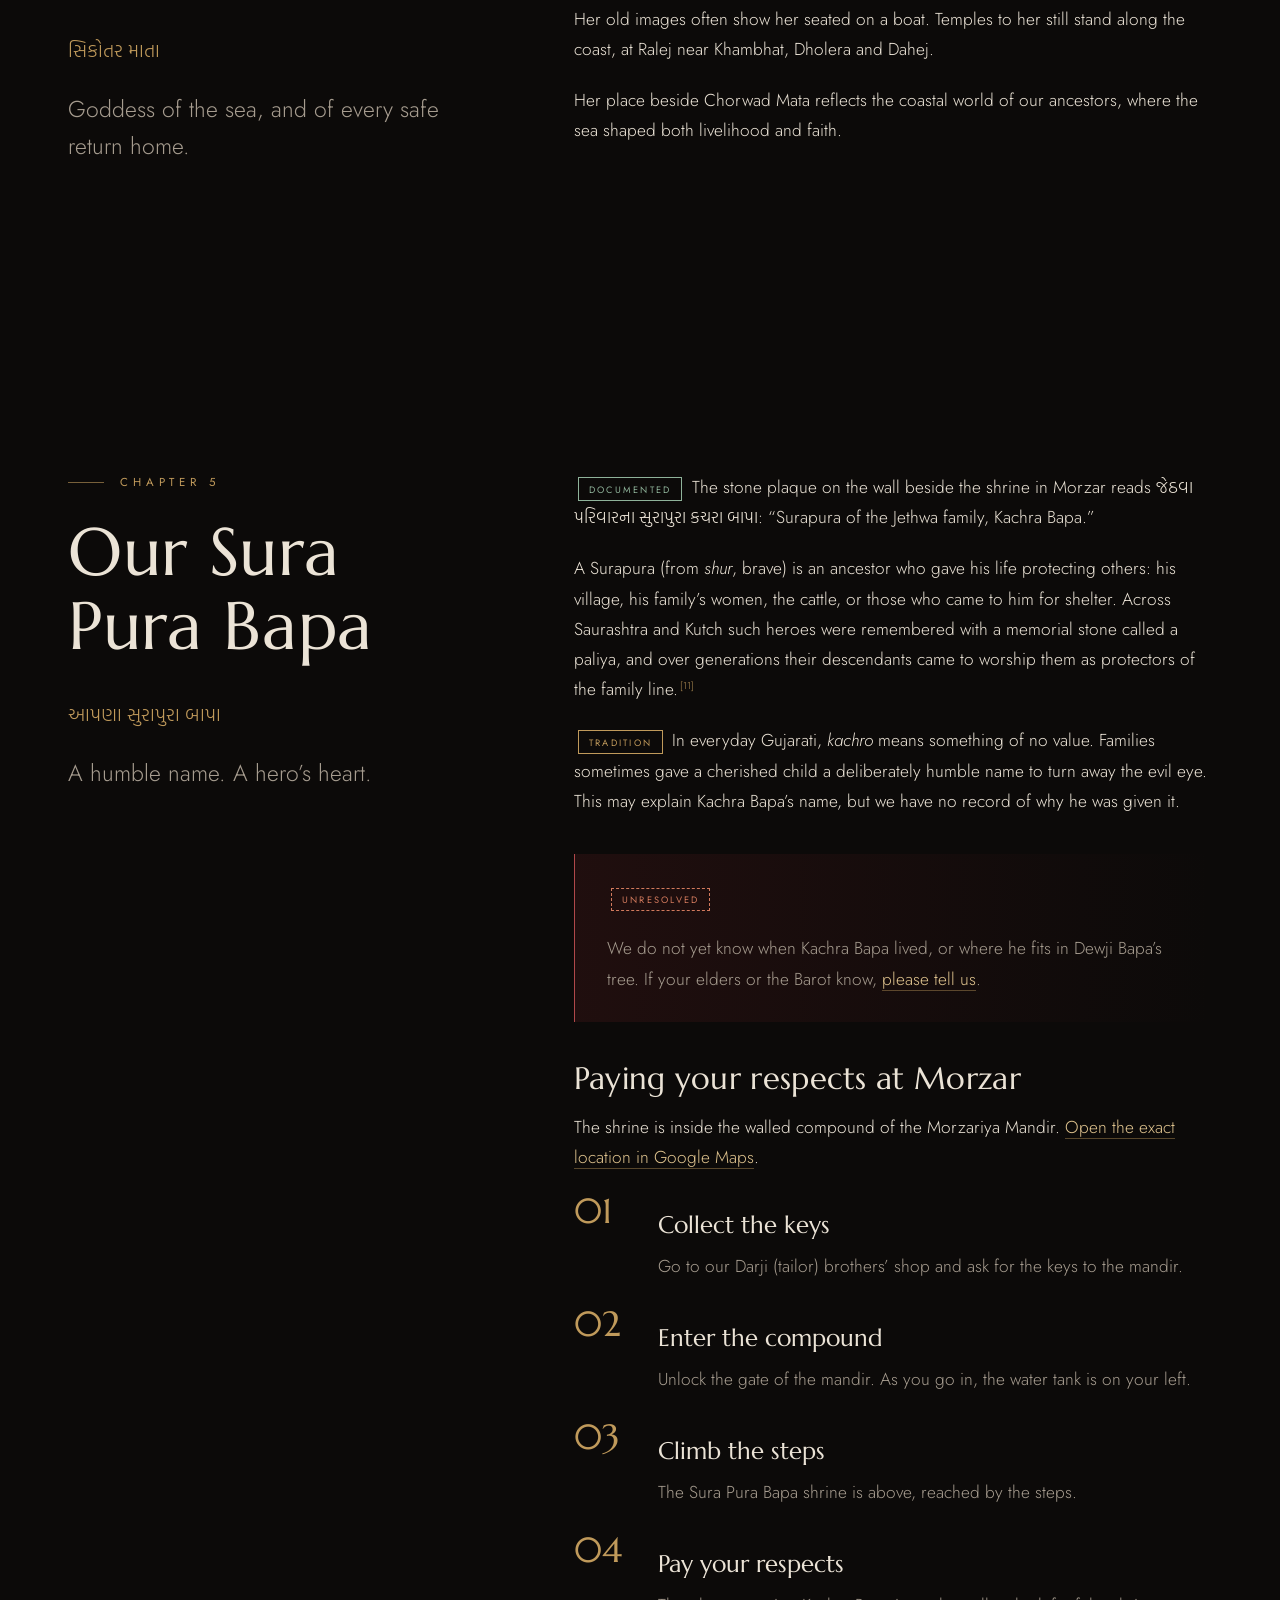
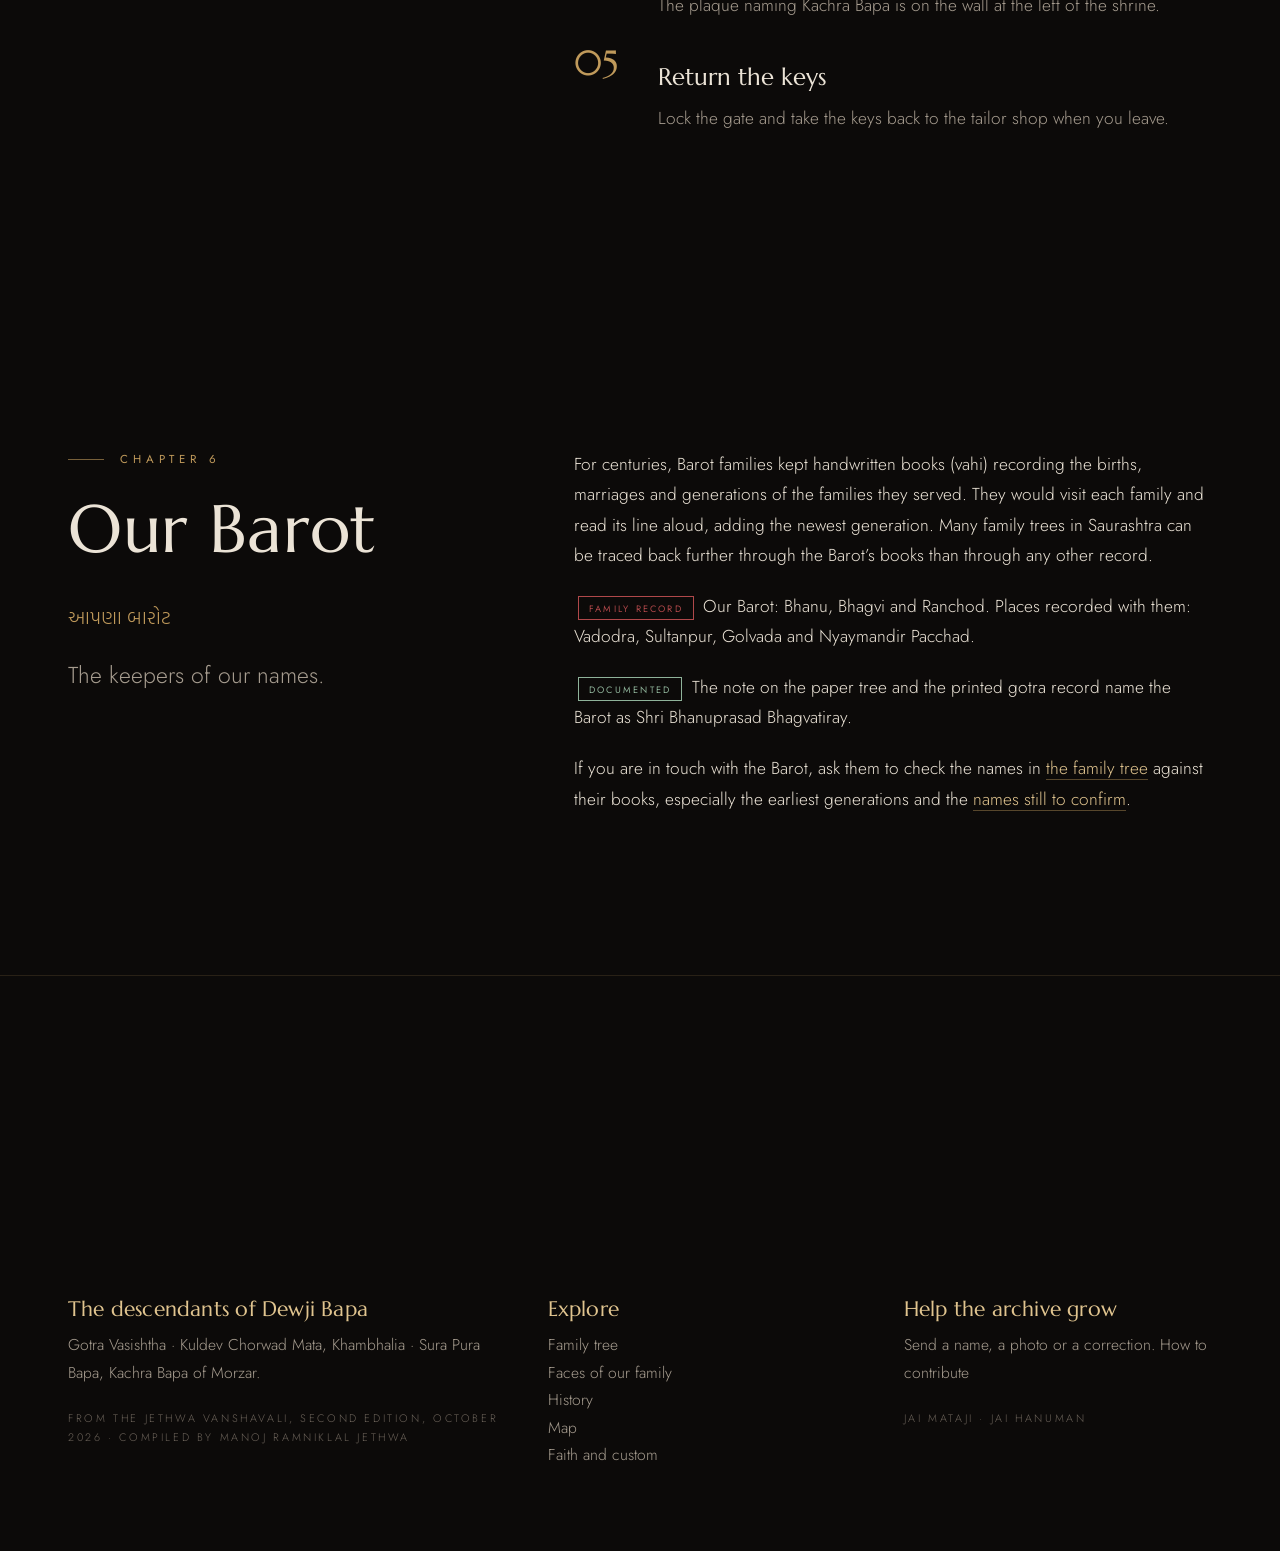
<file: memory.html>
<!doctype html>
<html lang="en">
<head>
  <meta charset="utf-8">
  <meta name="viewport" content="width=device-width, initial-scale=1">
  <title>Faith and family custom · Jethva Parivar</title>
  <meta name="description" content="Our gotra Vasishtha, our Kuldev Chorwad Mata and the nivad, Sikotra Mata, our Sura Pura Bapa at Morzar, and our Barot.">
  <meta name="theme-color" content="#0c0a09">
  <link rel="preconnect" href="https://fonts.googleapis.com">
  <link rel="preconnect" href="https://fonts.gstatic.com" crossorigin>
  <link href="https://fonts.googleapis.com/css2?family=Marcellus&family=Jost:wght@300;400;500&family=Hind+Vadodara:wght@300;400&display=swap" rel="stylesheet">
  <link rel="stylesheet" href="css/style.css">
</head>
<body>
  <header class="site-header">
    <div class="wrap">
      <a class="brand" href="index.html">Jethva Parivar<span>જેઠવા પરિવાર</span></a>
      <button class="nav-toggle" type="button" aria-expanded="false" aria-controls="nav">Menu</button>
      <nav class="nav" id="nav" aria-label="Main">
        <a href="lineage.html">Lineage</a>
        <a href="people.html">People</a>
        <a href="time.html">Time</a>
        <a href="land.html">Land</a>
        <a href="memory.html" aria-current="page">Memory</a>
        <a href="archive.html">Archive</a>
      </nav>
    </div>
  </header>

  <main>
<header class="page-head">
  <div class="glow" style="right:-12vw;top:-14vw"></div>
  <div class="head-art" data-art="diya" data-draw="load" data-speed="0.12"></div>
  <div class="wrap">
    <p class="eyebrow">Memory · Chapters 2 to 6</p>
    <h1>Faith and family custom</h1>
    <div class="gu-title">ગોત્ર · કુળદેવ · સુરાપુરા · બારોટ</div>
    <p class="lede" style="max-width:42rem">What every Jethwa of our family carries, wherever in the world they live.</p>
    <p class="jumps">
      <a href="#gotra">Gotra</a><a href="#kuldev">Kuldev</a><a href="#nivad">Nivad</a><a href="#sikotra">Sikotra Mata</a><a href="#surapura">Sura Pura Bapa</a><a href="#barot">Barot</a>
    </p>
  </div>
</header>

<section id="gotra">
  <div class="wrap split">
    <div class="reveal">
      <p class="eyebrow">Chapter 2</p>
      <h2>Our gotra: Vasishtha</h2>
      <div class="gu" style="color:var(--gold);font-size:1.2rem">આપણું ગોત્ર: વસિષ્ઠ</div>
      <p class="lede" style="margin-top:1.5rem">The sage whose star still shines over our family.</p>
    </div>
    <div class="reveal">
      <p>A gotra is a family lineage passed down from father to children, named after the rishi from whom the line is said to descend. Our Kuldev tells us which goddess protects our family. Our gotra tells us which sage our line honours as its first teacher.</p>
      <p>Maharishi Vasishtha, “the most excellent”, is counted among the Saptarishi, the seven great sages. He is the chief author of the seventh book of the Rigveda, and was the guru of Shri Rama and his brothers; the Yoga Vasishtha is written as a conversation between them. His wife Arundhati is honoured as the ideal of devotion and faithfulness. He is remembered for patience, forgiveness and wisdom.<sup class="src"><a href="archive.html#sources">[10]</a></sup></p>
      <h4 style="margin-top:2rem">Vasishtha and Arundhati in the night sky</h4>
      <p>The seven bright stars of the Great Bear are the seven sages. Vasishtha is the star in the middle of the handle (Mizar), and close beside him shines the small star Arundhati (Alcor). At many Hindu weddings the couple are shown the Arundhati star, as a blessing for a marriage as steady as theirs.</p>
      <div data-art="stars" style="max-width:520px;margin:2rem 0"></div>
      <p><b>In puja</b>, the priest names the family’s gotra in the sankalp: “Vasishtha gotra”. <b>In marriage</b> <span class="tag trad">Tradition</span>, people of the same gotra are seen as brothers and sisters, so families have traditionally avoided marriages within the same gotra.</p>
      <p><span class="tag doc">Documented</span> A printed gotra table, “Aapna Gotraj: Our Family Line”, with information from our Barot, lists <i>Jethwa · Vasishtha Rishi</i>. See it in the <a href="archive.html#documents">archive</a>.</p>
    </div>
  </div>
</section>

<section id="kuldev">
  <div class="wrap split">
    <div class="reveal">
      <p class="eyebrow">Chapter 3</p>
      <h2>Our Kuldev: Chorwad Mata</h2>
      <div class="gu" style="color:var(--gold);font-size:1.2rem">આપણા કુળદેવ: ચોરવાડ માતા</div>
      <p class="lede" style="margin-top:1.5rem">The Mother who watches over our line, wherever we live.</p>
    </div>
    <div class="reveal">
      <p>A family’s Kuldev stays the same wherever the family lives. A Jethwa family in London, Nairobi or Jamnagar still has the same Kuldev as its ancestors, and she is the first to be remembered at important moments in family life.</p>
      <p>Chorwad Mata is a form of Bhavani, the Mother Goddess. Her best-known temple is at Chorwad, on the coast of Junagadh district, where she is also called Zund Bhavani. <span class="tag trad">Tradition</span> A merchant sheltering from a storm made an offering to the goddess. She promised to appear on her own, asking that the temple doors stay closed until four hours after sunrise. The doors were opened too early, and only her face had formed. That is why she is worshipped there as a face alone.</p>
      <h3 style="margin-top:2.5rem">Our shrine in Khambhalia</h3>
      <p>Our family’s ancestral shrine is in Khambhalia, in Devbhumi Dwarka district. As you face the shrines, Chorwad Mata is on the left and Sikotra Mata on the right. This is where the Jethwa family goes to do nivad.</p>
      <div class="cards" style="margin:2rem 0">
        <div class="card"><h4>Protection</h4><p>She watches over the family line, its health, its children and its home.</p></div>
        <div class="card"><h4>New beginnings</h4><p>Weddings and births are offered to her first, so they start with her blessing.</p></div>
        <div class="card"><h4>Belonging</h4><p>Returning to the shrine our grandparents visited ties each generation to the ones before.</p></div>
      </div>
      <div class="callout">
        <p class="eyebrow" style="margin-bottom:.5rem">Guardian of the shrine</p>
        <p><b>Kantaben, our Baa</b>, wife of <a href="lineage.html#18">Gunvantray Bapa</a>, has cared for the shrine of our Kuldev in Khambhalia for many years. When families come for nivad, from nearby or from abroad, it is Baa who welcomes them. Her care keeps our Kuldev’s home ready for every generation, and we are deeply grateful to her.</p>
      </div>
    </div>
  </div>
</section>

<section id="nivad">
  <div class="wrap">
    <div class="section-head reveal">
      <p class="eyebrow">The nivad feast · નિવેદ</p>
      <h2>The day the whole family comes home</h2>
      <p>Fires are lit before dawn, the smell of ghee fills the air, lapsi and ladva are made by many hands, and relatives who have travelled from near and far embrace again. Every dish is first offered to Mataji, then shared as prasad. Every dish is cooked pure, <b>without garlic or onion</b>.</p>
      <p style="font-size:1rem;color:var(--text-soft)">This list, handed down in the family, records what is cooked and how much. Kindly provided by Vimal Kishore Jethwa of Khambhalia.</p>
    </div>
    <div class="split" style="grid-template-columns:1fr 1fr">
      <div class="reveal">
        <h3>Offerings for the Mothers</h3>
        <table>
          <tr><th colspan="2">Chorwad Mata</th></tr>
          <tr><td>Rice (jeerasar)<span class="gu">ચોખા (જીરાસર)</span></td><td class="q">½ kg</td></tr>
          <tr><td>Khichdi<span class="gu">ખીચડી</span></td><td class="q">½ kg</td></tr>
          <tr><td>Lapsi, sweet of broken wheat<span class="gu">લાપસી</span></td><td class="q">½ kg</td></tr>
          <tr><td>Talvat, sesame sweet<span class="gu">તલવટ</span></td><td class="q">½ kg</td></tr>
          <tr><td>Kang, foxtail millet<span class="gu">કાંગ</span></td><td class="q">½ kg</td></tr>
          <tr><td>Vada<span class="gu">વડાં</span></td><td class="q">½ kg</td></tr>
          <tr><td>Pudla<span class="gu">પૂડલા</span></td><td class="q">½ kg</td></tr>
          <tr><td>Thin rotli<span class="gu">પાતળી રોટલી</span></td><td class="q">1½ kg</td></tr>
          <tr><td>Jowar khichdo<span class="gu">જુવારનો ખીચડો</span></td><td class="q">½ kg</td></tr>
          <tr><td>Ladva<span class="gu">લાડવા</span></td><td class="q">1½ kg</td></tr>
          <tr><th colspan="2" style="padding-top:2rem">Sura Pura Bapa</th></tr>
          <tr><td>Rice (jeerasar)<span class="gu">ચોખા (જીરાસર)</span></td><td class="q">½ kg</td></tr>
          <tr><td>Lapsi<span class="gu">લાપસી</span></td><td class="q">½ kg</td></tr>
          <tr><th colspan="2" style="padding-top:2rem">Sikotra Mata</th></tr>
          <tr><td>Rice (jeerasar)<span class="gu">ચોખા (જીરાસર)</span></td><td class="q">½ kg</td></tr>
          <tr><td>Lapsi<span class="gu">લાપસી</span></td><td class="q">½ kg</td></tr>
          <tr><td>Khichdi<span class="gu">ખીચડી</span></td><td class="q">½ kg</td></tr>
          <tr><td>Til, sesame<span class="gu">તલ</span></td><td class="q">½ kg</td></tr>
          <tr><td>Bajra, millet<span class="gu">બાજરો</span></td><td class="q">1 kg</td></tr>
          <tr><td>Coconut<span class="gu">નાળિયેર</span></td><td class="q">1</td></tr>
        </table>
      </div>
      <div class="reveal">
        <h3>The shopping list</h3>
        <table>
          <tr><th>Item</th><th style="text-align:right">Qty</th></tr>
          <tr><td>Cow’s ghee<span class="gu">ગાયનું ઘી</span></td><td class="q">2 kg</td></tr>
          <tr><td>Desi jaggery<span class="gu">દેશી ગોળ</span></td><td class="q">2 kg</td></tr>
          <tr><td>Groundnut oil<span class="gu">સીંગતેલ</span></td><td class="q">1 tin</td></tr>
          <tr><td>Toor dal<span class="gu">તુવેર દાળ</span></td><td class="q">500 g</td></tr>
          <tr><td>Sugar<span class="gu">ખાંડ</span></td><td class="q">250 g</td></tr>
          <tr><td>Salt<span class="gu">મીઠું</span></td><td class="q">1 kg</td></tr>
          <tr><td>Turmeric<span class="gu">હળદર</span></td><td class="q">50 g</td></tr>
          <tr><td>Dhana-jiru<span class="gu">ધાણા-જીરૂ</span></td><td class="q">50 g</td></tr>
          <tr><td>Red chilli powder<span class="gu">મરચાંની ભૂકી</span></td><td class="q">100 g</td></tr>
          <tr><td>Mustard seeds<span class="gu">રાઈ</span></td><td class="q">25 g</td></tr>
          <tr><td>Garam masala<span class="gu">ગરમ મસાલો</span></td><td class="q">25 g</td></tr>
          <tr><td>Tea leaves<span class="gu">ચાની ભૂકી</span></td><td class="q">100 g</td></tr>
          <tr><td>Potatoes<span class="gu">બટેટા</span></td><td class="q">4 kg</td></tr>
          <tr><td>Tomatoes<span class="gu">ટમેટાં</span></td><td class="q">2 kg</td></tr>
          <tr><td>Green chillies, ginger, fresh coriander<span class="gu">લીલાં મરચાં, આદુ, ધાણાભાજી</span></td><td class="q">as needed</td></tr>
          <tr><td>Kacho sambharo<span class="gu">કાચો સંભારો</span></td><td class="q">1½ kg</td></tr>
          <tr><td>Curd, for chhaas<span class="gu">છાસ માટે દહીં</span></td><td class="q">4 kg</td></tr>
          <tr><td>Milk<span class="gu">દૂધ</span></td><td class="q">2 litres</td></tr>
          <tr><td>Hand soap<span class="gu">હાથ ધોવા સાબુ</span></td><td class="q">1</td></tr>
        </table>
      </div>
    </div>
    <div class="callout reveal">
      <p><span class="tag unres">To confirm with the family</span></p>
      <p>These lists are a reading of a handwritten notebook page; please check them against the original before shopping. Most quantities are written without units, the size of the “tin” of oil is not given, and the list does not say how many people it serves. Every family has its own customs, so check with your elders.</p>
    </div>
  </div>
</section>

<section id="sikotra">
  <div class="wrap split">
    <div class="reveal">
      <p class="eyebrow">Chapter 4</p>
      <h2>Sikotra Mata</h2>
      <div class="gu" style="color:var(--gold);font-size:1.2rem">સિકોતર માતા</div>
      <p class="lede" style="margin-top:1.5rem">Goddess of the sea, and of every safe return home.</p>
    </div>
    <div class="reveal">
      <p>Beside our Kuldev in Khambhalia stands the shrine of Sikotra Mata, on the right as you face the shrines. Also called Sikotar Mata or Vahanvati Mata, she is a goddess of the western coast of Gujarat. For centuries sailors, fishermen and traders from Saurashtra prayed to her before going to sea and gave thanks when a voyage came home safely. Her old images often show her seated on a boat. Temples to her still stand along the coast, at Ralej near Khambhat, Dholera and Dahej.</p>
      <p>Her place beside Chorwad Mata reflects the coastal world of our ancestors, where the sea shaped both livelihood and faith.</p>
    </div>
  </div>
</section>

<section id="surapura">
  <div class="wrap split">
    <div class="reveal">
      <p class="eyebrow">Chapter 5</p>
      <h2>Our Sura Pura Bapa</h2>
      <div class="gu" style="color:var(--gold);font-size:1.2rem">આપણા સુરાપુરા બાપા</div>
      <p class="lede" style="margin-top:1.5rem">A humble name. A hero’s heart.</p>
    </div>
    <div class="reveal">
      <p><span class="tag doc">Documented</span> The stone plaque on the wall beside the shrine in Morzar reads <span class="gu">જેઠવા પરિવારના સુરાપુરા કચરા બાપા</span>: “Surapura of the Jethwa family, Kachra Bapa.”</p>
      <p>A Surapura (from <i>shur</i>, brave) is an ancestor who gave his life protecting others: his village, his family’s women, the cattle, or those who came to him for shelter. Across Saurashtra and Kutch such heroes were remembered with a memorial stone called a paliya, and over generations their descendants came to worship them as protectors of the family line.<sup class="src"><a href="archive.html#sources">[11]</a></sup></p>
      <p><span class="tag trad">Tradition</span> In everyday Gujarati, <i>kachro</i> means something of no value. Families sometimes gave a cherished child a deliberately humble name to turn away the evil eye. This may explain Kachra Bapa’s name, but we have no record of why he was given it.</p>
      <div class="callout">
        <p><span class="tag unres">Unresolved</span></p>
        <p>We do not yet know when Kachra Bapa lived, or where he fits in Dewji Bapa’s tree. If your elders or the Barot know, <a href="archive.html#contribute">please tell us</a>.</p>
      </div>
      <h3 style="margin-top:2.5rem">Paying your respects at Morzar</h3>
      <p>The shrine is inside the walled compound of the Morzariya Mandir. <a href="https://maps.app.goo.gl/F2Gadjkk" target="_blank" rel="noopener">Open the exact location in Google Maps</a>.</p>
      <ol class="steps" style="margin-top:2rem">
        <li><b>Collect the keys</b>Go to our Darji (tailor) brothers’ shop and ask for the keys to the mandir.</li>
        <li><b>Enter the compound</b>Unlock the gate of the mandir. As you go in, the water tank is on your left.</li>
        <li><b>Climb the steps</b>The Sura Pura Bapa shrine is above, reached by the steps.</li>
        <li><b>Pay your respects</b>The plaque naming Kachra Bapa is on the wall at the left of the shrine.</li>
        <li><b>Return the keys</b>Lock the gate and take the keys back to the tailor shop when you leave.</li>
      </ol>
    </div>
  </div>
</section>

<section id="barot">
  <div class="wrap split">
    <div class="reveal">
      <p class="eyebrow">Chapter 6</p>
      <h2>Our Barot</h2>
      <div class="gu" style="color:var(--gold);font-size:1.2rem">આપણા બારોટ</div>
      <p class="lede" style="margin-top:1.5rem">The keepers of our names.</p>
    </div>
    <div class="reveal">
      <p>For centuries, Barot families kept handwritten books (vahi) recording the births, marriages and generations of the families they served. They would visit each family and read its line aloud, adding the newest generation. Many family trees in Saurashtra can be traced back further through the Barot’s books than through any other record.</p>
      <p><span class="tag fam">Family record</span> Our Barot: Bhanu, Bhagvi and Ranchod. Places recorded with them: Vadodra, Sultanpur, Golvada and Nyaymandir Pacchad.</p>
      <p><span class="tag doc">Documented</span> The note on the paper tree and the printed gotra record name the Barot as Shri Bhanuprasad Bhagvatiray.</p>
      <p>If you are in touch with the Barot, ask them to check the names in <a href="lineage.html">the family tree</a> against their books, especially the earliest generations and the <a href="archive.html#confirm">names still to confirm</a>.</p>
    </div>
  </div>
</section>
  </main>

  <footer class="site-footer">
    <div class="wrap">
      <div class="big" data-speed="0.08">Jethva Parivar</div>
      <div class="cols">
        <div>
          <h4>The descendants of Dewji Bapa</h4>
          <p>Gotra Vasishtha · Kuldev Chorwad Mata, Khambhalia · Sura Pura Bapa, Kachra Bapa of Morzar.</p>
          <p class="small">From the Jethwa Vanshavali, second edition, October 2026 · compiled by Manoj Ramniklal Jethwa</p>
        </div>
        <div>
          <h4>Explore</h4>
          <p><a href="lineage.html">Family tree</a><br><a href="people.html">Faces of our family</a><br><a href="time.html">History</a><br><a href="land.html">Map</a><br><a href="memory.html">Faith and custom</a></p>
        </div>
        <div>
          <h4>Help the archive grow</h4>
          <p>Send a name, a photo or a correction. <a href="archive.html#contribute">How to contribute</a></p>
          <p class="small">Jai Mataji · Jai Hanuman</p>
        </div>
      </div>
    </div>
  </footer>
  <script src="js/art.js"></script>
  <script src="js/site.js"></script>
</body>
</html>
</file>
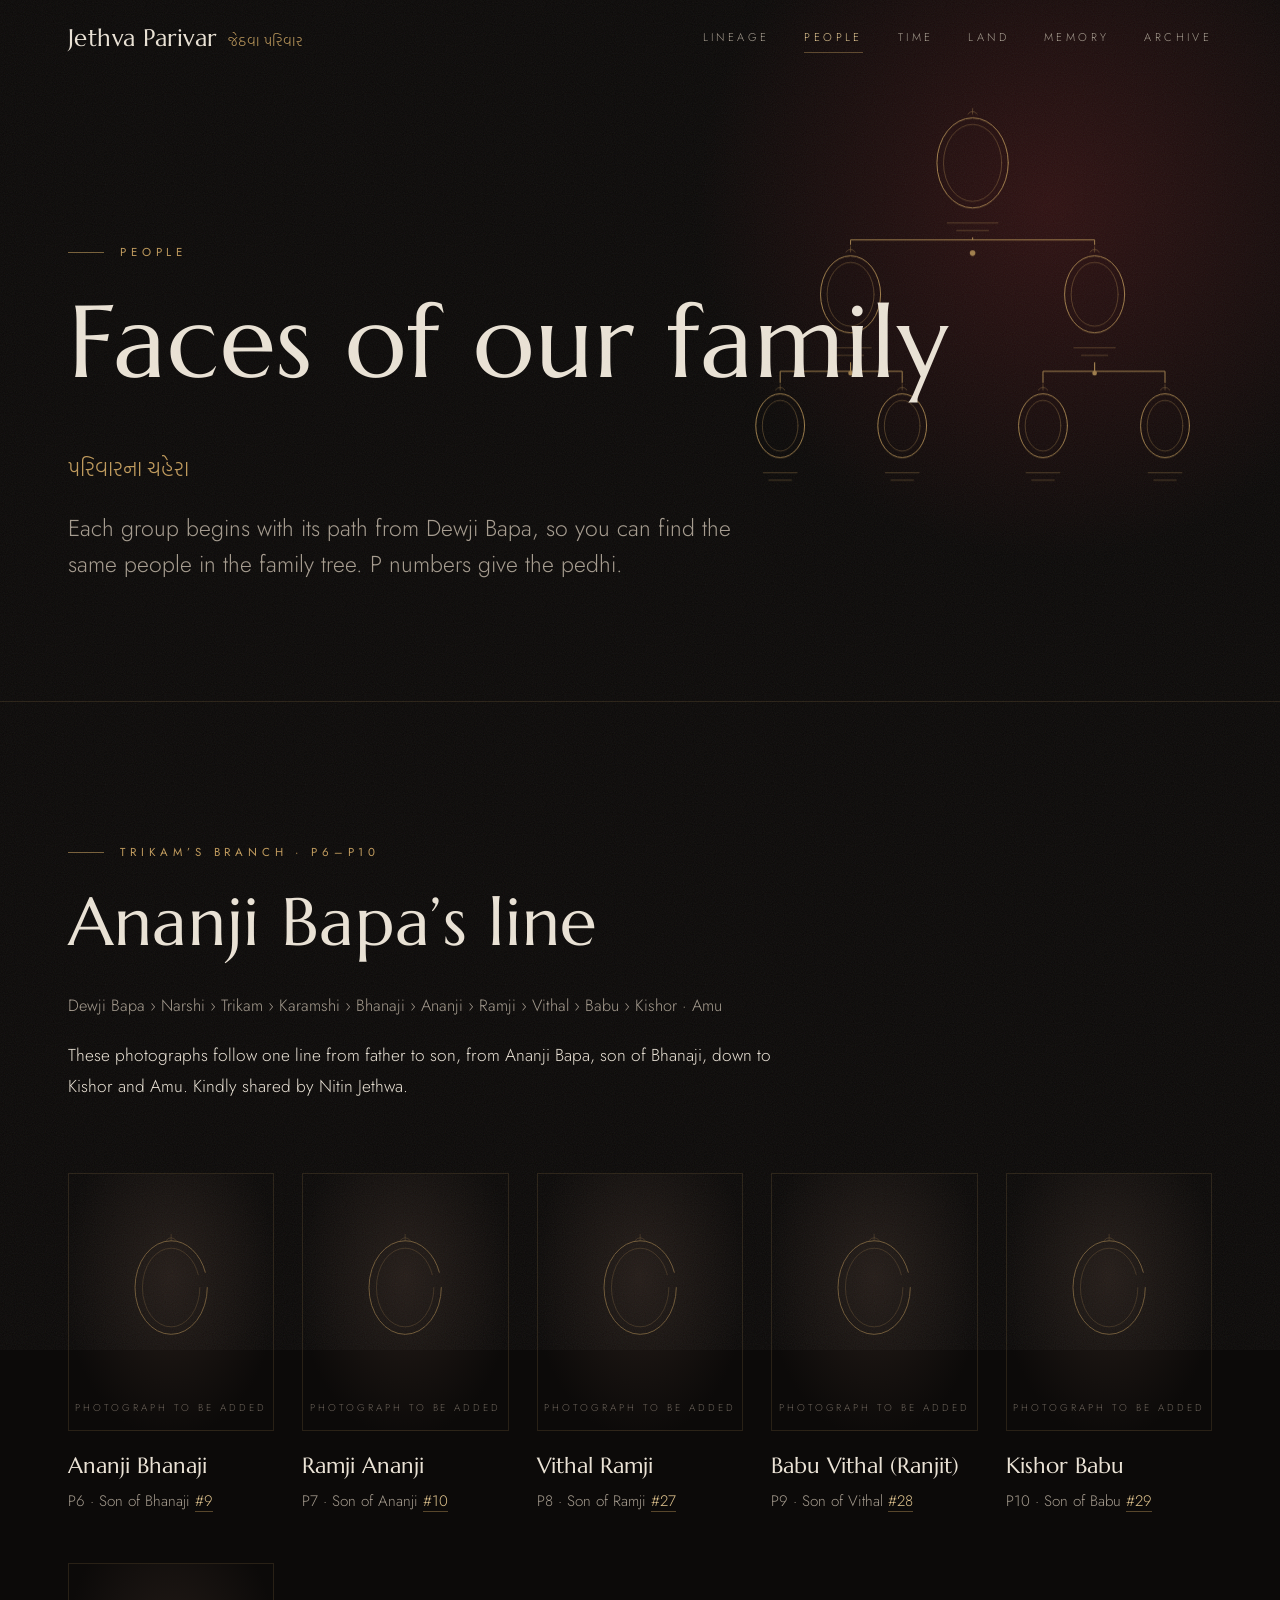
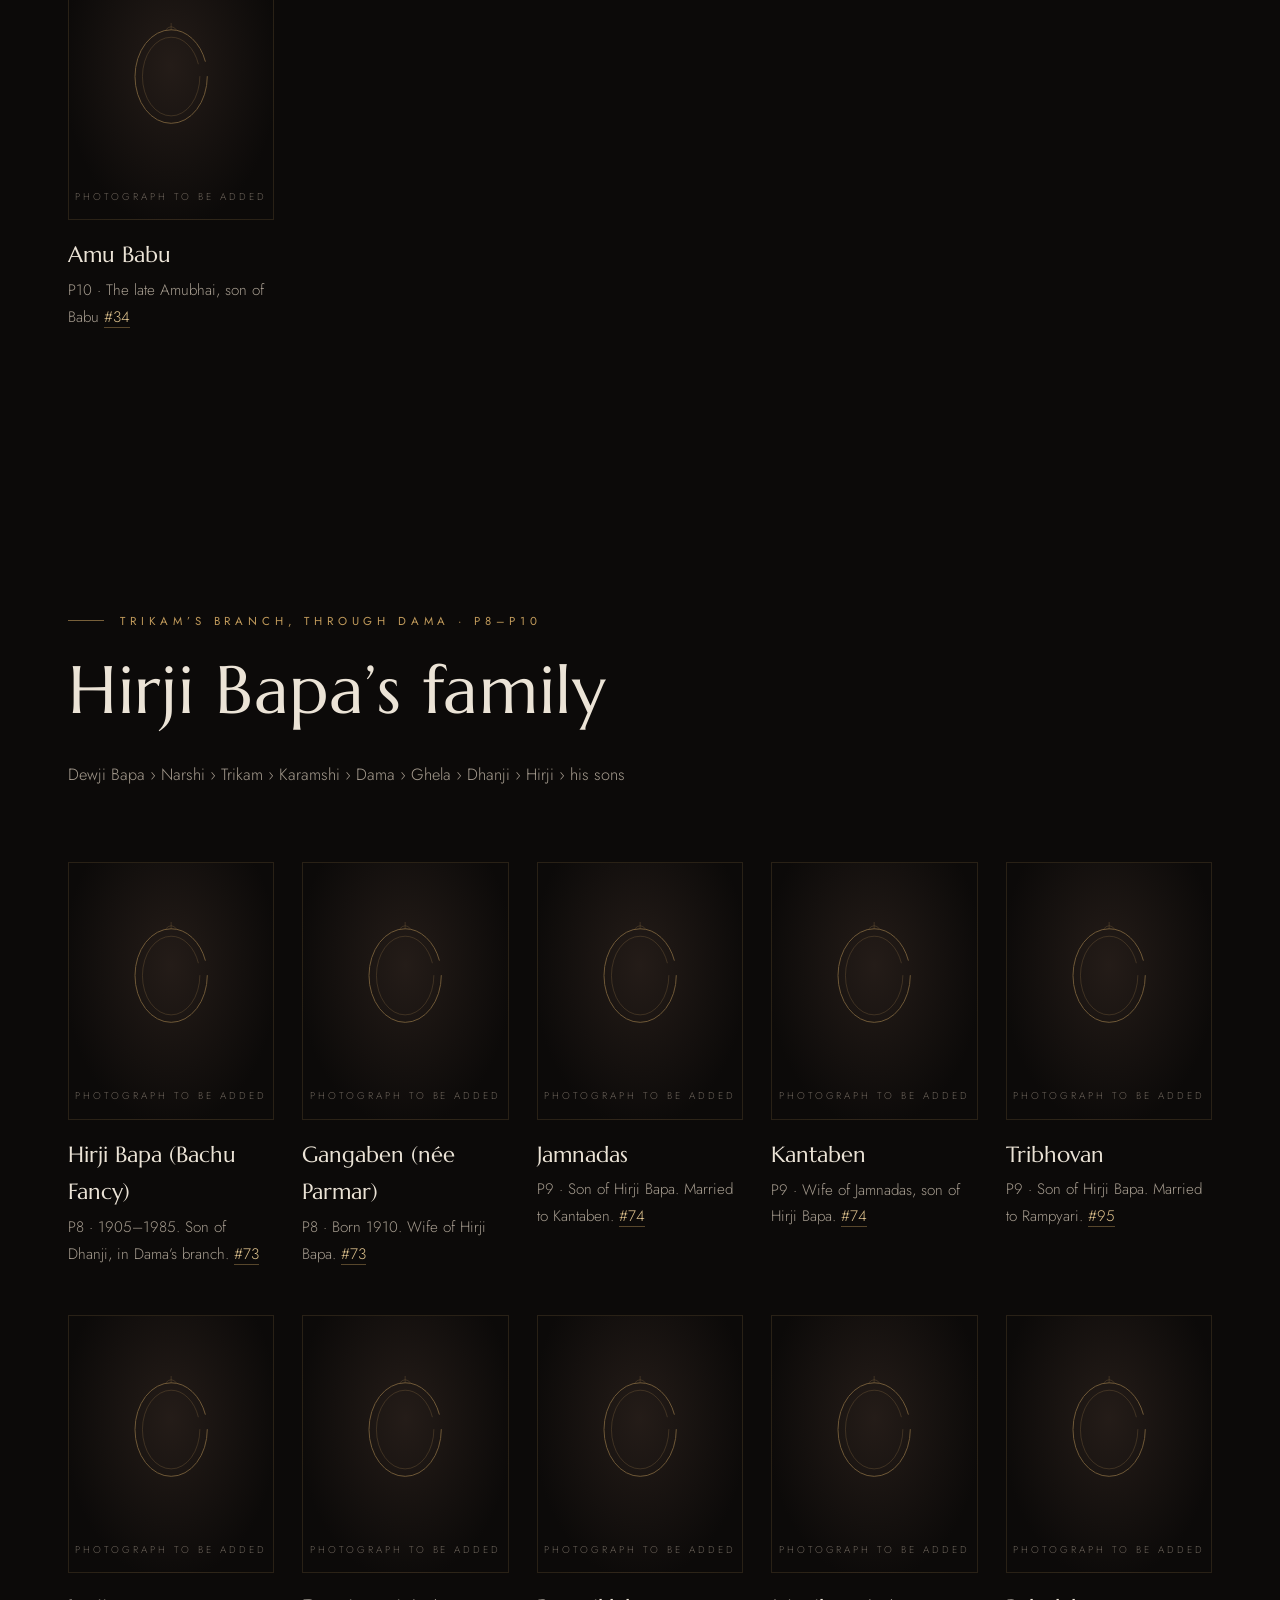
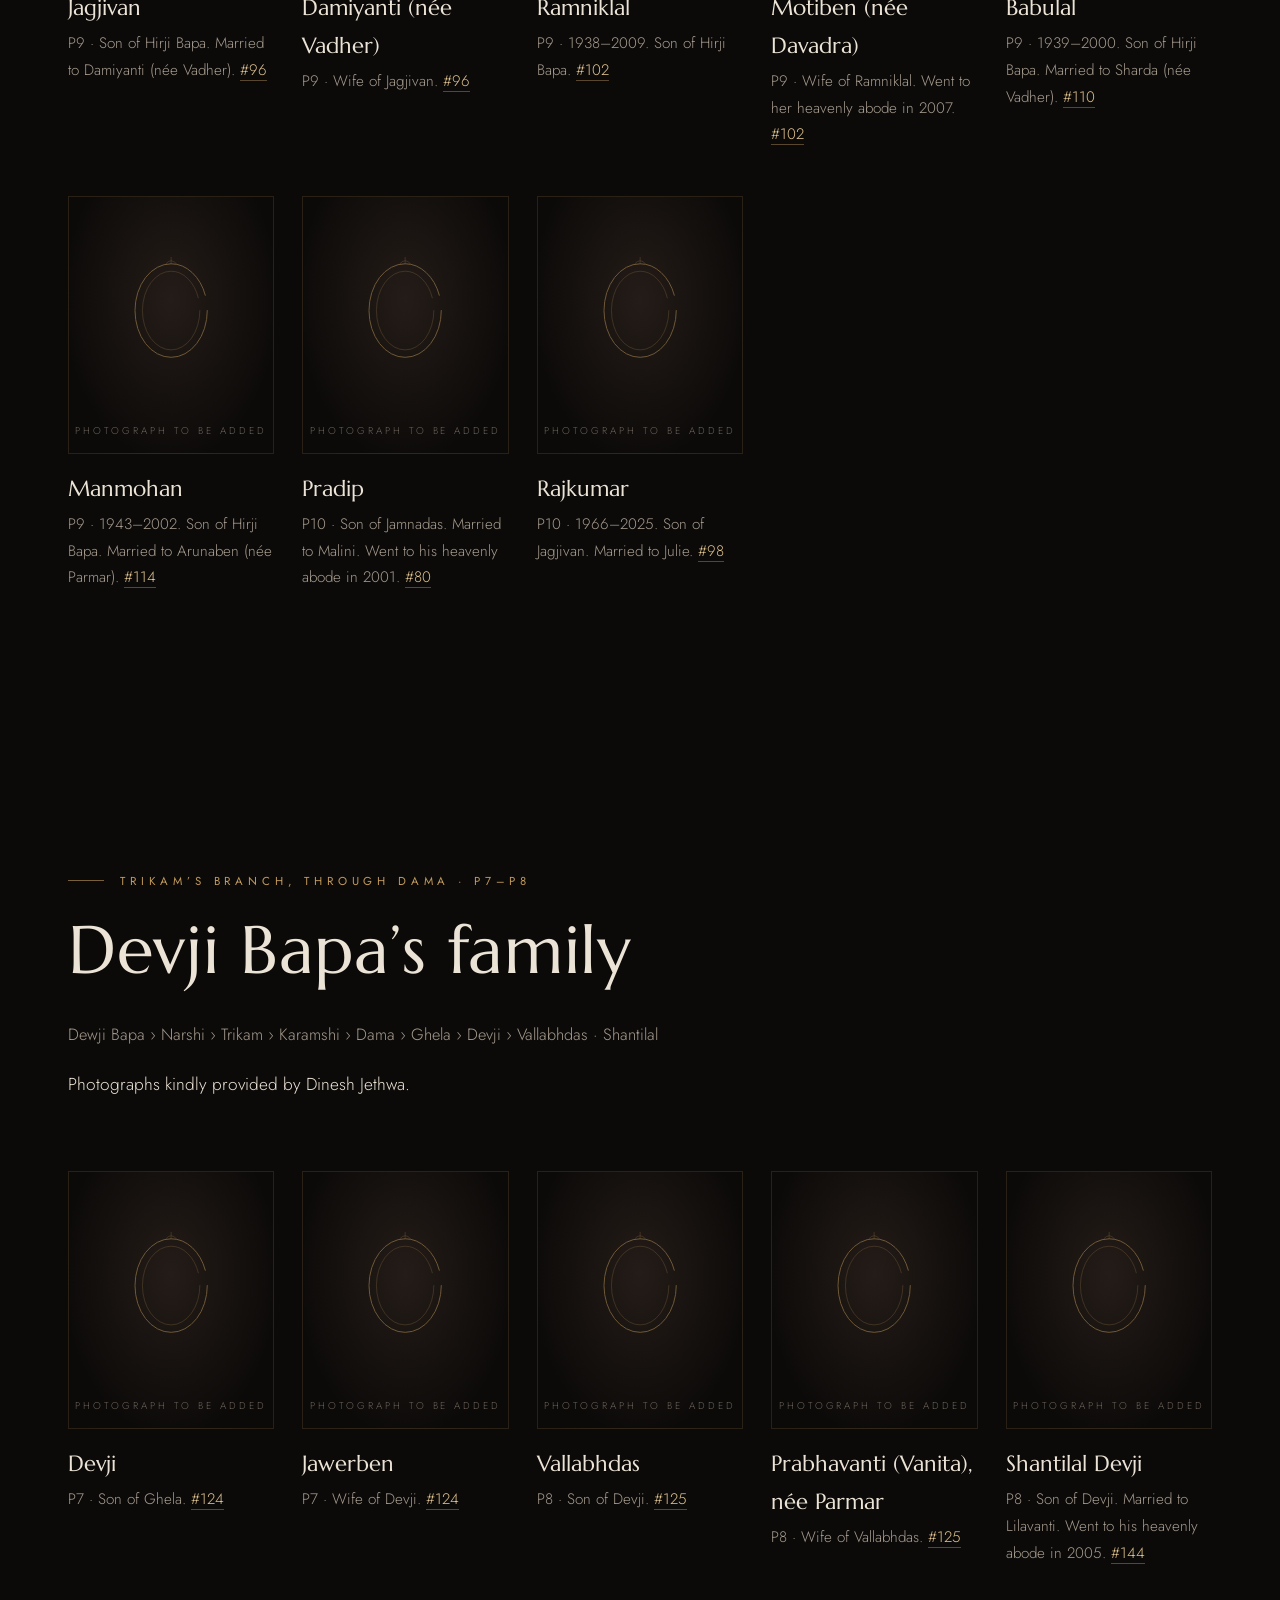
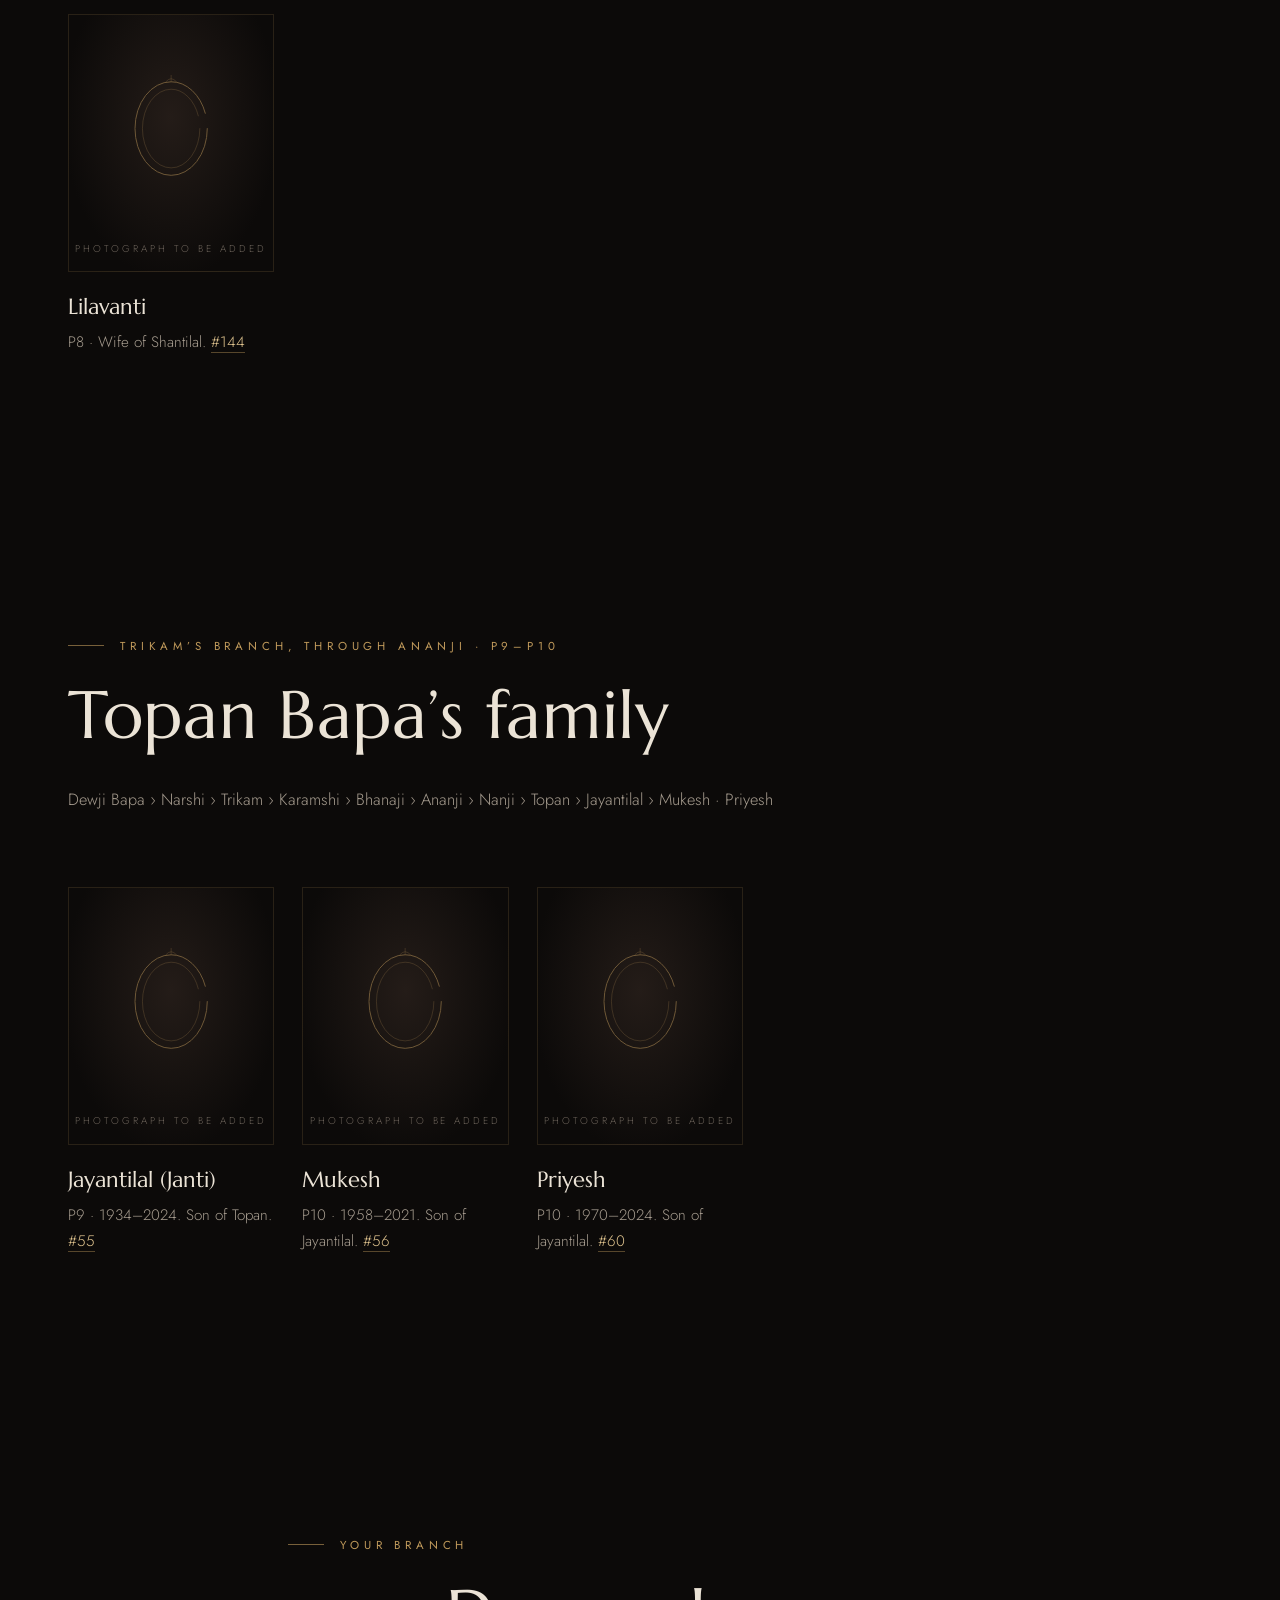
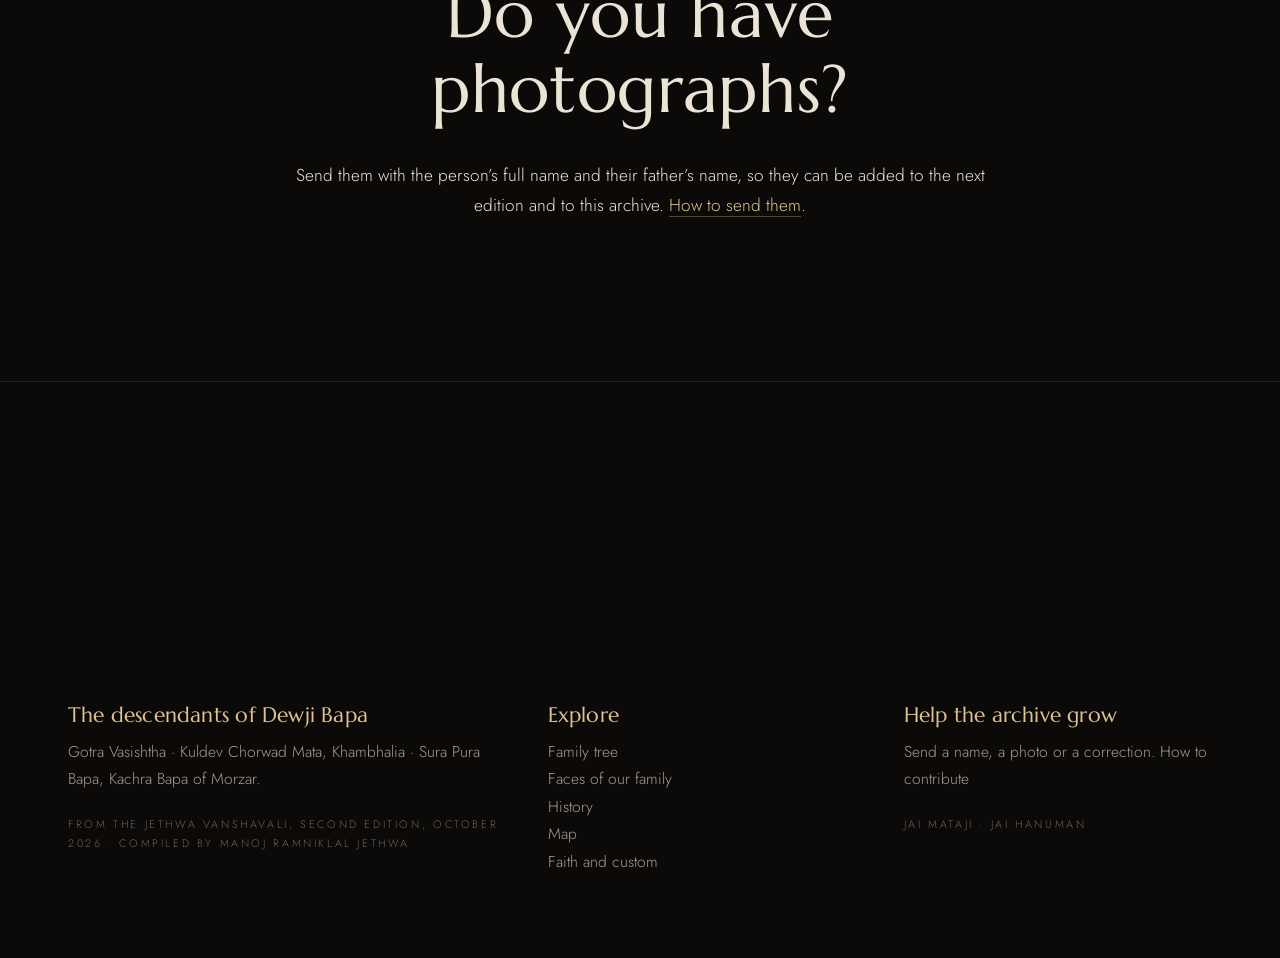
<file: people.html>
<!doctype html>
<html lang="en">
<head>
  <meta charset="utf-8">
  <meta name="viewport" content="width=device-width, initial-scale=1">
  <title>Faces of our family · Jethva Parivar</title>
  <meta name="description" content="Photographs of four lines of the Jethwa family, from Ananji Bapa to today.">
  <meta name="theme-color" content="#0c0a09">
  <link rel="preconnect" href="https://fonts.googleapis.com">
  <link rel="preconnect" href="https://fonts.gstatic.com" crossorigin>
  <link href="https://fonts.googleapis.com/css2?family=Marcellus&family=Jost:wght@300;400;500&family=Hind+Vadodara:wght@300;400&display=swap" rel="stylesheet">
  <link rel="stylesheet" href="css/style.css">
</head>
<body>
  <header class="site-header">
    <div class="wrap">
      <a class="brand" href="index.html">Jethva Parivar<span>જેઠવા પરિવાર</span></a>
      <button class="nav-toggle" type="button" aria-expanded="false" aria-controls="nav">Menu</button>
      <nav class="nav" id="nav" aria-label="Main">
        <a href="lineage.html">Lineage</a>
        <a href="people.html" aria-current="page">People</a>
        <a href="time.html">Time</a>
        <a href="land.html">Land</a>
        <a href="memory.html">Memory</a>
        <a href="archive.html">Archive</a>
      </nav>
    </div>
  </header>

  <main>
<header class="page-head">
  <div class="glow" style="right:-12vw;top:-14vw"></div>
  <div class="head-art" data-art="photos" data-draw="load" data-speed="0.12"></div>
  <div class="wrap">
    <p class="eyebrow">People</p>
    <h1>Faces of our family</h1>
    <div class="gu-title">પરિવારના ચહેરા</div>
    <p class="lede" style="max-width:42rem">Each group begins with its path from Dewji Bapa, so you can find the same people in the family tree. P numbers give the pedhi.</p>
  </div>
</header>

<section>
  <div class="wrap">
    <div class="section-head reveal">
      <p class="eyebrow">Trikam’s branch · P6–P10</p>
      <h2>Ananji Bapa’s line</h2>
      <p style="color:var(--text-soft);font-size:1.02rem">Dewji Bapa › Narshi › Trikam › Karamshi › Bhanaji › Ananji › Ramji › Vithal › Babu › Kishor · Amu</p>
      <p>These photographs follow one line from father to son, from Ananji Bapa, son of Bhanaji, down to Kishor and Amu. Kindly shared by Nitin Jethwa.</p>
    </div>
    <div class="gallery">
      <figure class="reveal">
        <div class="plate"><div class="pa" data-art="portrait"></div><span>Photograph to be added</span></div>
        <figcaption><b>Ananji Bhanaji</b>P6 · Son of Bhanaji <a href="lineage.html#9">#9</a></figcaption>
      </figure>
      <figure class="reveal">
        <div class="plate"><div class="pa" data-art="portrait"></div><span>Photograph to be added</span></div>
        <figcaption><b>Ramji Ananji</b>P7 · Son of Ananji <a href="lineage.html#10">#10</a></figcaption>
      </figure>
      <figure class="reveal">
        <div class="plate"><div class="pa" data-art="portrait"></div><span>Photograph to be added</span></div>
        <figcaption><b>Vithal Ramji</b>P8 · Son of Ramji <a href="lineage.html#27">#27</a></figcaption>
      </figure>
      <figure class="reveal">
        <div class="plate"><div class="pa" data-art="portrait"></div><span>Photograph to be added</span></div>
        <figcaption><b>Babu Vithal (Ranjit)</b>P9 · Son of Vithal <a href="lineage.html#28">#28</a></figcaption>
      </figure>
      <figure class="reveal">
        <div class="plate"><div class="pa" data-art="portrait"></div><span>Photograph to be added</span></div>
        <figcaption><b>Kishor Babu</b>P10 · Son of Babu <a href="lineage.html#29">#29</a></figcaption>
      </figure>
      <figure class="reveal">
        <div class="plate"><div class="pa" data-art="portrait"></div><span>Photograph to be added</span></div>
        <figcaption><b>Amu Babu</b>P10 · The late Amubhai, son of Babu <a href="lineage.html#34">#34</a></figcaption>
      </figure>
    </div>
  </div>
</section>
<section>
  <div class="wrap">
    <div class="section-head reveal">
      <p class="eyebrow">Trikam’s branch, through Dama · P8–P10</p>
      <h2>Hirji Bapa’s family</h2>
      <p style="color:var(--text-soft);font-size:1.02rem">Dewji Bapa › Narshi › Trikam › Karamshi › Dama › Ghela › Dhanji › Hirji › his sons</p>
      
    </div>
    <div class="gallery">
      <figure class="reveal">
        <div class="plate"><div class="pa" data-art="portrait"></div><span>Photograph to be added</span></div>
        <figcaption><b>Hirji Bapa (Bachu Fancy)</b>P8 · 1905–1985. Son of Dhanji, in Dama’s branch. <a href="lineage.html#73">#73</a></figcaption>
      </figure>
      <figure class="reveal">
        <div class="plate"><div class="pa" data-art="portrait"></div><span>Photograph to be added</span></div>
        <figcaption><b>Gangaben (née Parmar)</b>P8 · Born 1910. Wife of Hirji Bapa. <a href="lineage.html#73">#73</a></figcaption>
      </figure>
      <figure class="reveal">
        <div class="plate"><div class="pa" data-art="portrait"></div><span>Photograph to be added</span></div>
        <figcaption><b>Jamnadas</b>P9 · Son of Hirji Bapa. Married to Kantaben. <a href="lineage.html#74">#74</a></figcaption>
      </figure>
      <figure class="reveal">
        <div class="plate"><div class="pa" data-art="portrait"></div><span>Photograph to be added</span></div>
        <figcaption><b>Kantaben</b>P9 · Wife of Jamnadas, son of Hirji Bapa. <a href="lineage.html#74">#74</a></figcaption>
      </figure>
      <figure class="reveal">
        <div class="plate"><div class="pa" data-art="portrait"></div><span>Photograph to be added</span></div>
        <figcaption><b>Tribhovan</b>P9 · Son of Hirji Bapa. Married to Rampyari. <a href="lineage.html#95">#95</a></figcaption>
      </figure>
      <figure class="reveal">
        <div class="plate"><div class="pa" data-art="portrait"></div><span>Photograph to be added</span></div>
        <figcaption><b>Jagjivan</b>P9 · Son of Hirji Bapa. Married to Damiyanti (née Vadher). <a href="lineage.html#96">#96</a></figcaption>
      </figure>
      <figure class="reveal">
        <div class="plate"><div class="pa" data-art="portrait"></div><span>Photograph to be added</span></div>
        <figcaption><b>Damiyanti (née Vadher)</b>P9 · Wife of Jagjivan. <a href="lineage.html#96">#96</a></figcaption>
      </figure>
      <figure class="reveal">
        <div class="plate"><div class="pa" data-art="portrait"></div><span>Photograph to be added</span></div>
        <figcaption><b>Ramniklal</b>P9 · 1938–2009. Son of Hirji Bapa. <a href="lineage.html#102">#102</a></figcaption>
      </figure>
      <figure class="reveal">
        <div class="plate"><div class="pa" data-art="portrait"></div><span>Photograph to be added</span></div>
        <figcaption><b>Motiben (née Davadra)</b>P9 · Wife of Ramniklal. Went to her heavenly abode in 2007. <a href="lineage.html#102">#102</a></figcaption>
      </figure>
      <figure class="reveal">
        <div class="plate"><div class="pa" data-art="portrait"></div><span>Photograph to be added</span></div>
        <figcaption><b>Babulal</b>P9 · 1939–2000. Son of Hirji Bapa. Married to Sharda (née Vadher). <a href="lineage.html#110">#110</a></figcaption>
      </figure>
      <figure class="reveal">
        <div class="plate"><div class="pa" data-art="portrait"></div><span>Photograph to be added</span></div>
        <figcaption><b>Manmohan</b>P9 · 1943–2002. Son of Hirji Bapa. Married to Arunaben (née Parmar). <a href="lineage.html#114">#114</a></figcaption>
      </figure>
      <figure class="reveal">
        <div class="plate"><div class="pa" data-art="portrait"></div><span>Photograph to be added</span></div>
        <figcaption><b>Pradip</b>P10 · Son of Jamnadas. Married to Malini. Went to his heavenly abode in 2001. <a href="lineage.html#80">#80</a></figcaption>
      </figure>
      <figure class="reveal">
        <div class="plate"><div class="pa" data-art="portrait"></div><span>Photograph to be added</span></div>
        <figcaption><b>Rajkumar</b>P10 · 1966–2025. Son of Jagjivan. Married to Julie. <a href="lineage.html#98">#98</a></figcaption>
      </figure>
    </div>
  </div>
</section>
<section>
  <div class="wrap">
    <div class="section-head reveal">
      <p class="eyebrow">Trikam’s branch, through Dama · P7–P8</p>
      <h2>Devji Bapa’s family</h2>
      <p style="color:var(--text-soft);font-size:1.02rem">Dewji Bapa › Narshi › Trikam › Karamshi › Dama › Ghela › Devji › Vallabhdas · Shantilal</p>
      <p>Photographs kindly provided by Dinesh Jethwa.</p>
    </div>
    <div class="gallery">
      <figure class="reveal">
        <div class="plate"><div class="pa" data-art="portrait"></div><span>Photograph to be added</span></div>
        <figcaption><b>Devji</b>P7 · Son of Ghela. <a href="lineage.html#124">#124</a></figcaption>
      </figure>
      <figure class="reveal">
        <div class="plate"><div class="pa" data-art="portrait"></div><span>Photograph to be added</span></div>
        <figcaption><b>Jawerben</b>P7 · Wife of Devji. <a href="lineage.html#124">#124</a></figcaption>
      </figure>
      <figure class="reveal">
        <div class="plate"><div class="pa" data-art="portrait"></div><span>Photograph to be added</span></div>
        <figcaption><b>Vallabhdas</b>P8 · Son of Devji. <a href="lineage.html#125">#125</a></figcaption>
      </figure>
      <figure class="reveal">
        <div class="plate"><div class="pa" data-art="portrait"></div><span>Photograph to be added</span></div>
        <figcaption><b>Prabhavanti (Vanita), née Parmar</b>P8 · Wife of Vallabhdas. <a href="lineage.html#125">#125</a></figcaption>
      </figure>
      <figure class="reveal">
        <div class="plate"><div class="pa" data-art="portrait"></div><span>Photograph to be added</span></div>
        <figcaption><b>Shantilal Devji</b>P8 · Son of Devji. Married to Lilavanti. Went to his heavenly abode in 2005. <a href="lineage.html#144">#144</a></figcaption>
      </figure>
      <figure class="reveal">
        <div class="plate"><div class="pa" data-art="portrait"></div><span>Photograph to be added</span></div>
        <figcaption><b>Lilavanti</b>P8 · Wife of Shantilal. <a href="lineage.html#144">#144</a></figcaption>
      </figure>
    </div>
  </div>
</section>
<section>
  <div class="wrap">
    <div class="section-head reveal">
      <p class="eyebrow">Trikam’s branch, through Ananji · P9–P10</p>
      <h2>Topan Bapa’s family</h2>
      <p style="color:var(--text-soft);font-size:1.02rem">Dewji Bapa › Narshi › Trikam › Karamshi › Bhanaji › Ananji › Nanji › Topan › Jayantilal › Mukesh · Priyesh</p>
      
    </div>
    <div class="gallery">
      <figure class="reveal">
        <div class="plate"><div class="pa" data-art="portrait"></div><span>Photograph to be added</span></div>
        <figcaption><b>Jayantilal (Janti)</b>P9 · 1934–2024. Son of Topan. <a href="lineage.html#55">#55</a></figcaption>
      </figure>
      <figure class="reveal">
        <div class="plate"><div class="pa" data-art="portrait"></div><span>Photograph to be added</span></div>
        <figcaption><b>Mukesh</b>P10 · 1958–2021. Son of Jayantilal. <a href="lineage.html#56">#56</a></figcaption>
      </figure>
      <figure class="reveal">
        <div class="plate"><div class="pa" data-art="portrait"></div><span>Photograph to be added</span></div>
        <figcaption><b>Priyesh</b>P10 · 1970–2024. Son of Jayantilal. <a href="lineage.html#60">#60</a></figcaption>
      </figure>
    </div>
  </div>
</section>
<section>
  <div class="narrow" style="text-align:center">
    <p class="eyebrow">Your branch</p>
    <h2>Do you have photographs?</h2>
    <p>Send them with the person’s full name and their father’s name, so they can be added to the next edition and to this archive. <a href="archive.html#contribute">How to send them</a>.</p>
  </div>
</section>
  </main>

  <footer class="site-footer">
    <div class="wrap">
      <div class="big" data-speed="0.08">Jethva Parivar</div>
      <div class="cols">
        <div>
          <h4>The descendants of Dewji Bapa</h4>
          <p>Gotra Vasishtha · Kuldev Chorwad Mata, Khambhalia · Sura Pura Bapa, Kachra Bapa of Morzar.</p>
          <p class="small">From the Jethwa Vanshavali, second edition, October 2026 · compiled by Manoj Ramniklal Jethwa</p>
        </div>
        <div>
          <h4>Explore</h4>
          <p><a href="lineage.html">Family tree</a><br><a href="people.html">Faces of our family</a><br><a href="time.html">History</a><br><a href="land.html">Map</a><br><a href="memory.html">Faith and custom</a></p>
        </div>
        <div>
          <h4>Help the archive grow</h4>
          <p>Send a name, a photo or a correction. <a href="archive.html#contribute">How to contribute</a></p>
          <p class="small">Jai Mataji · Jai Hanuman</p>
        </div>
      </div>
    </div>
  </footer>
  <script src="js/art.js"></script>
  <script src="js/site.js"></script>
</body>
</html>
</file>
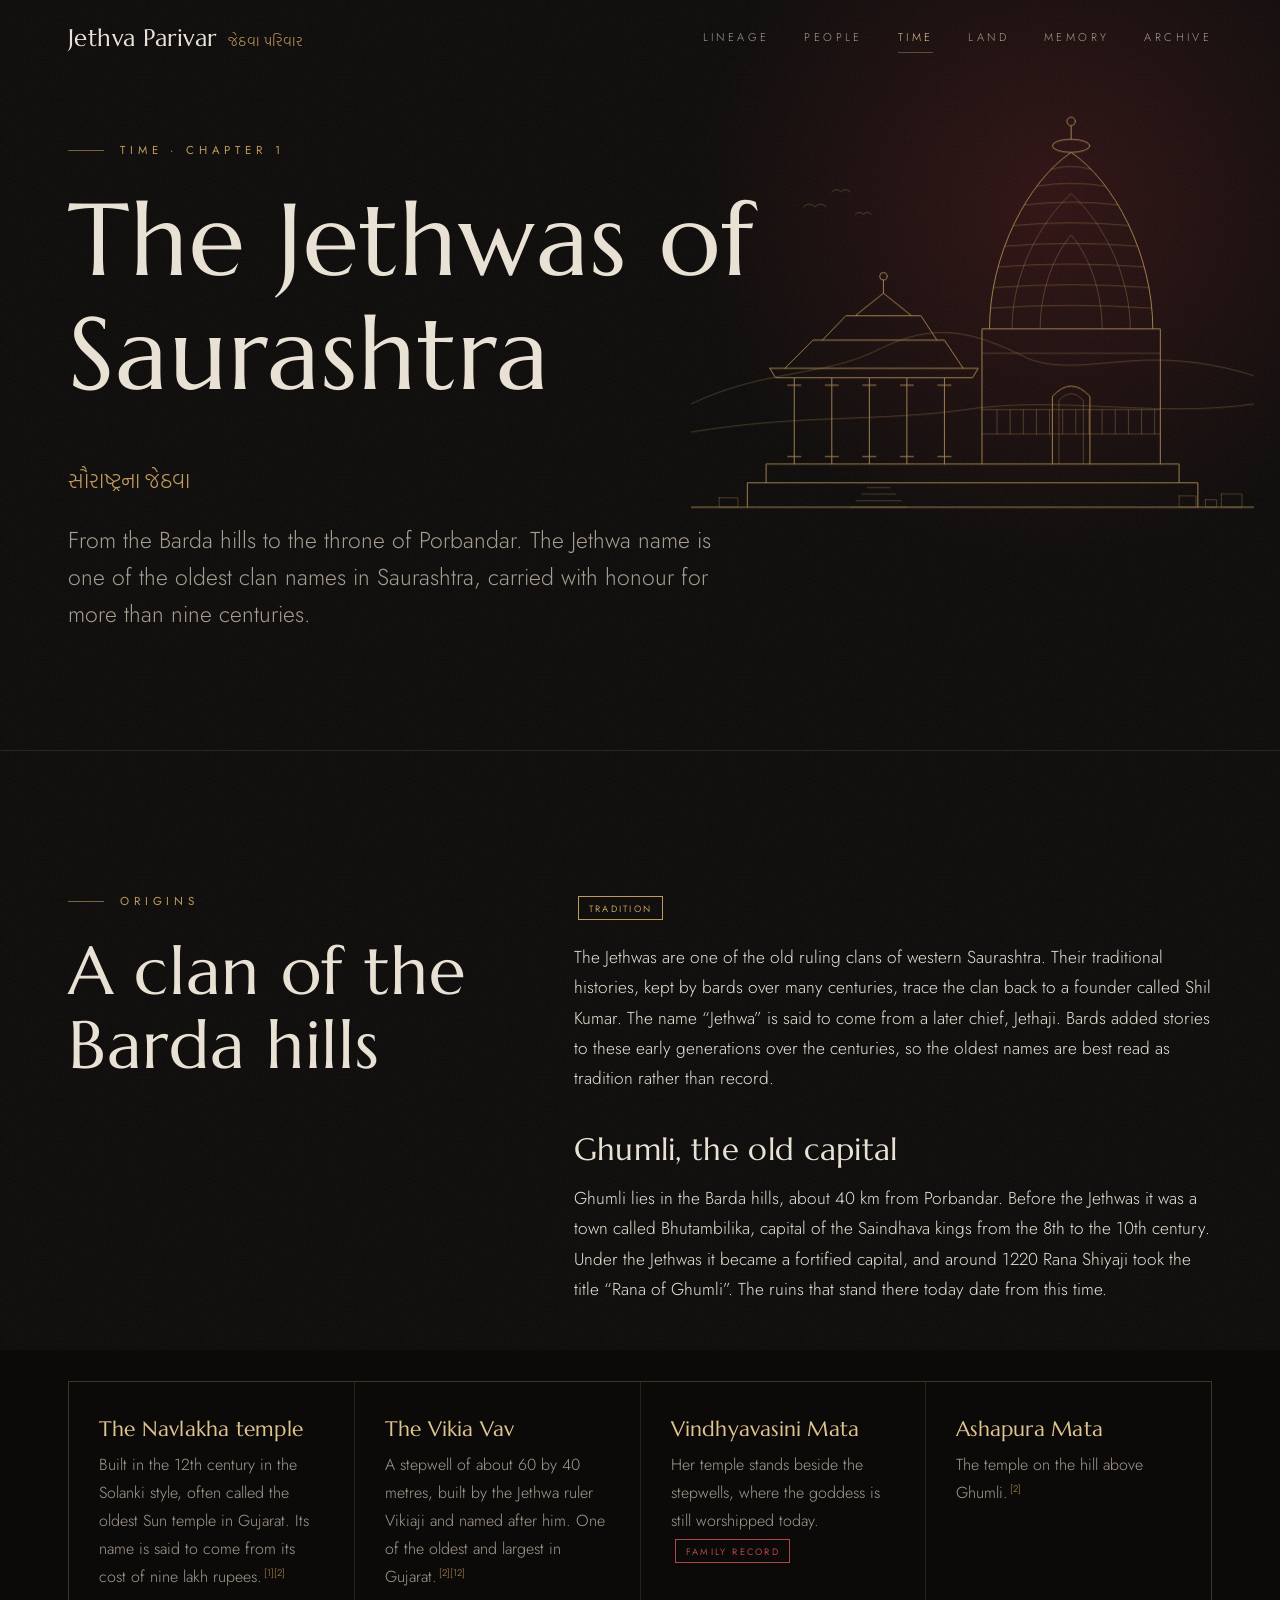
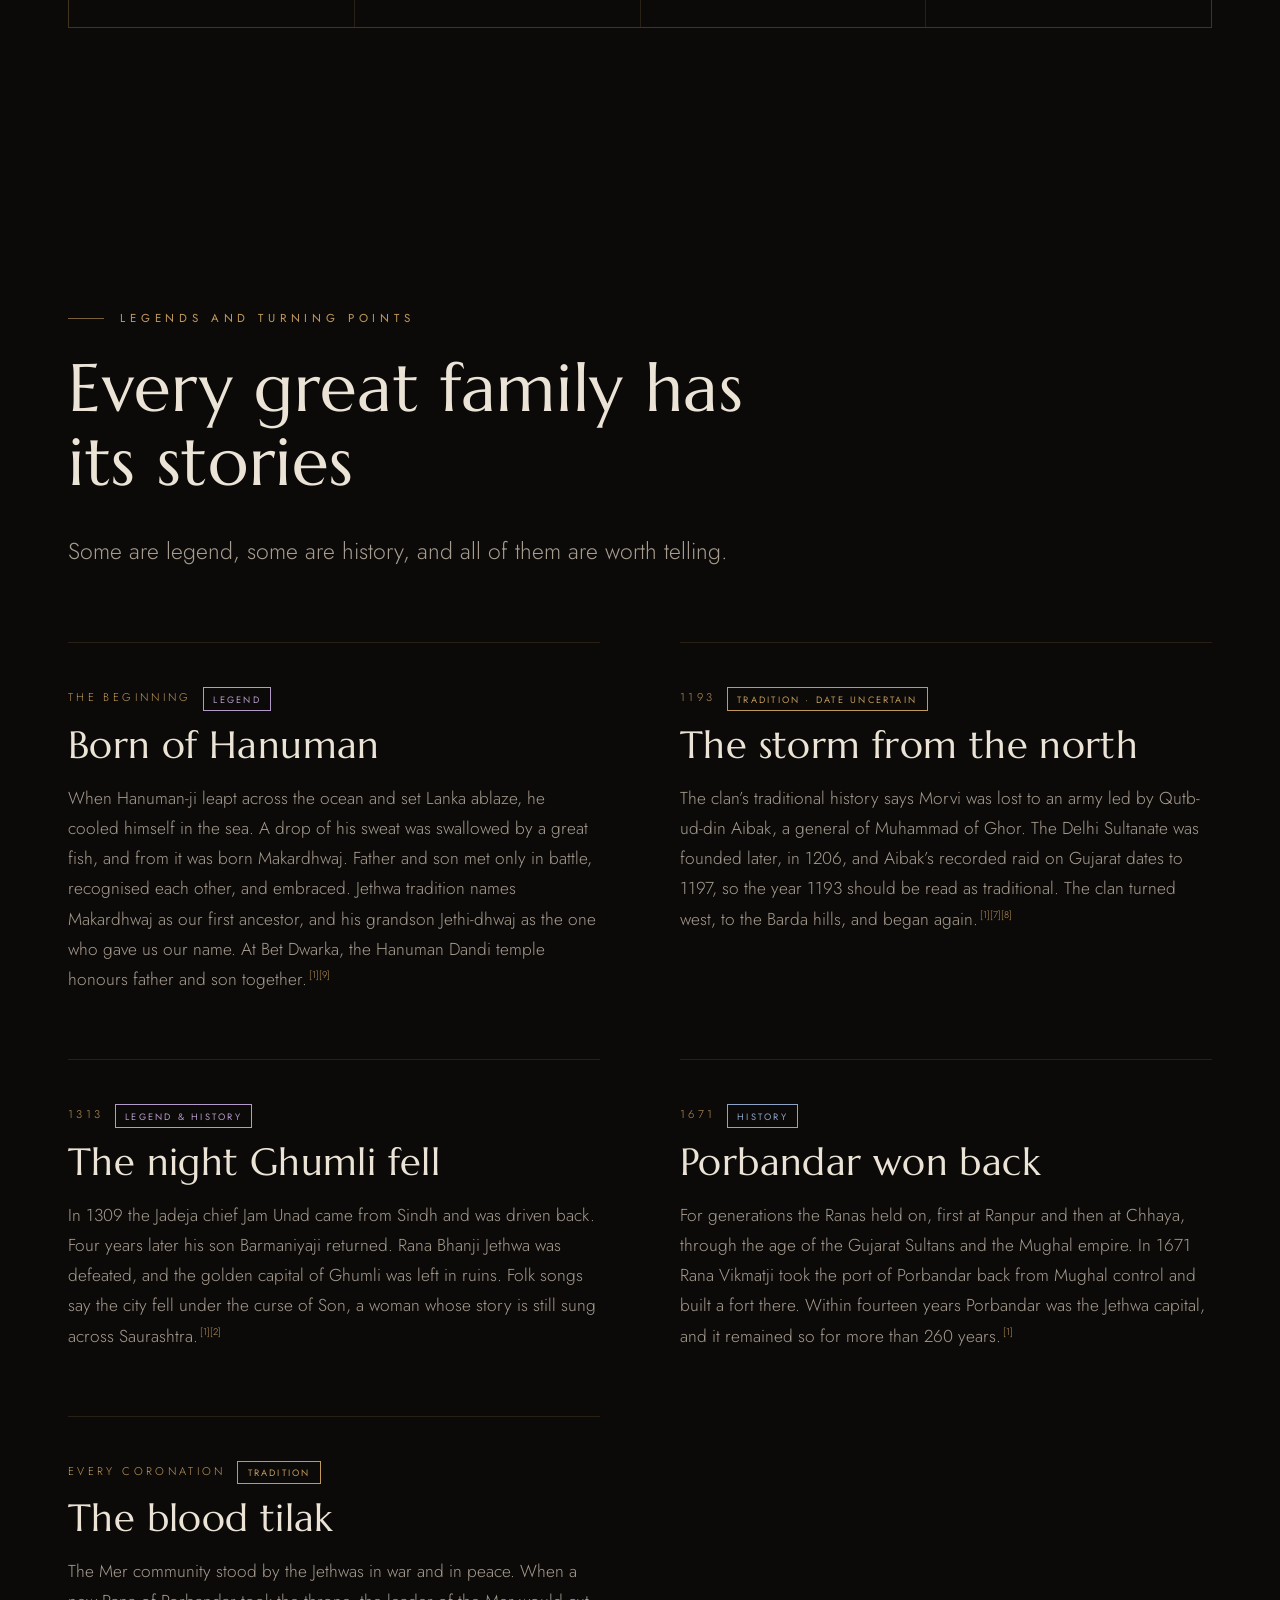
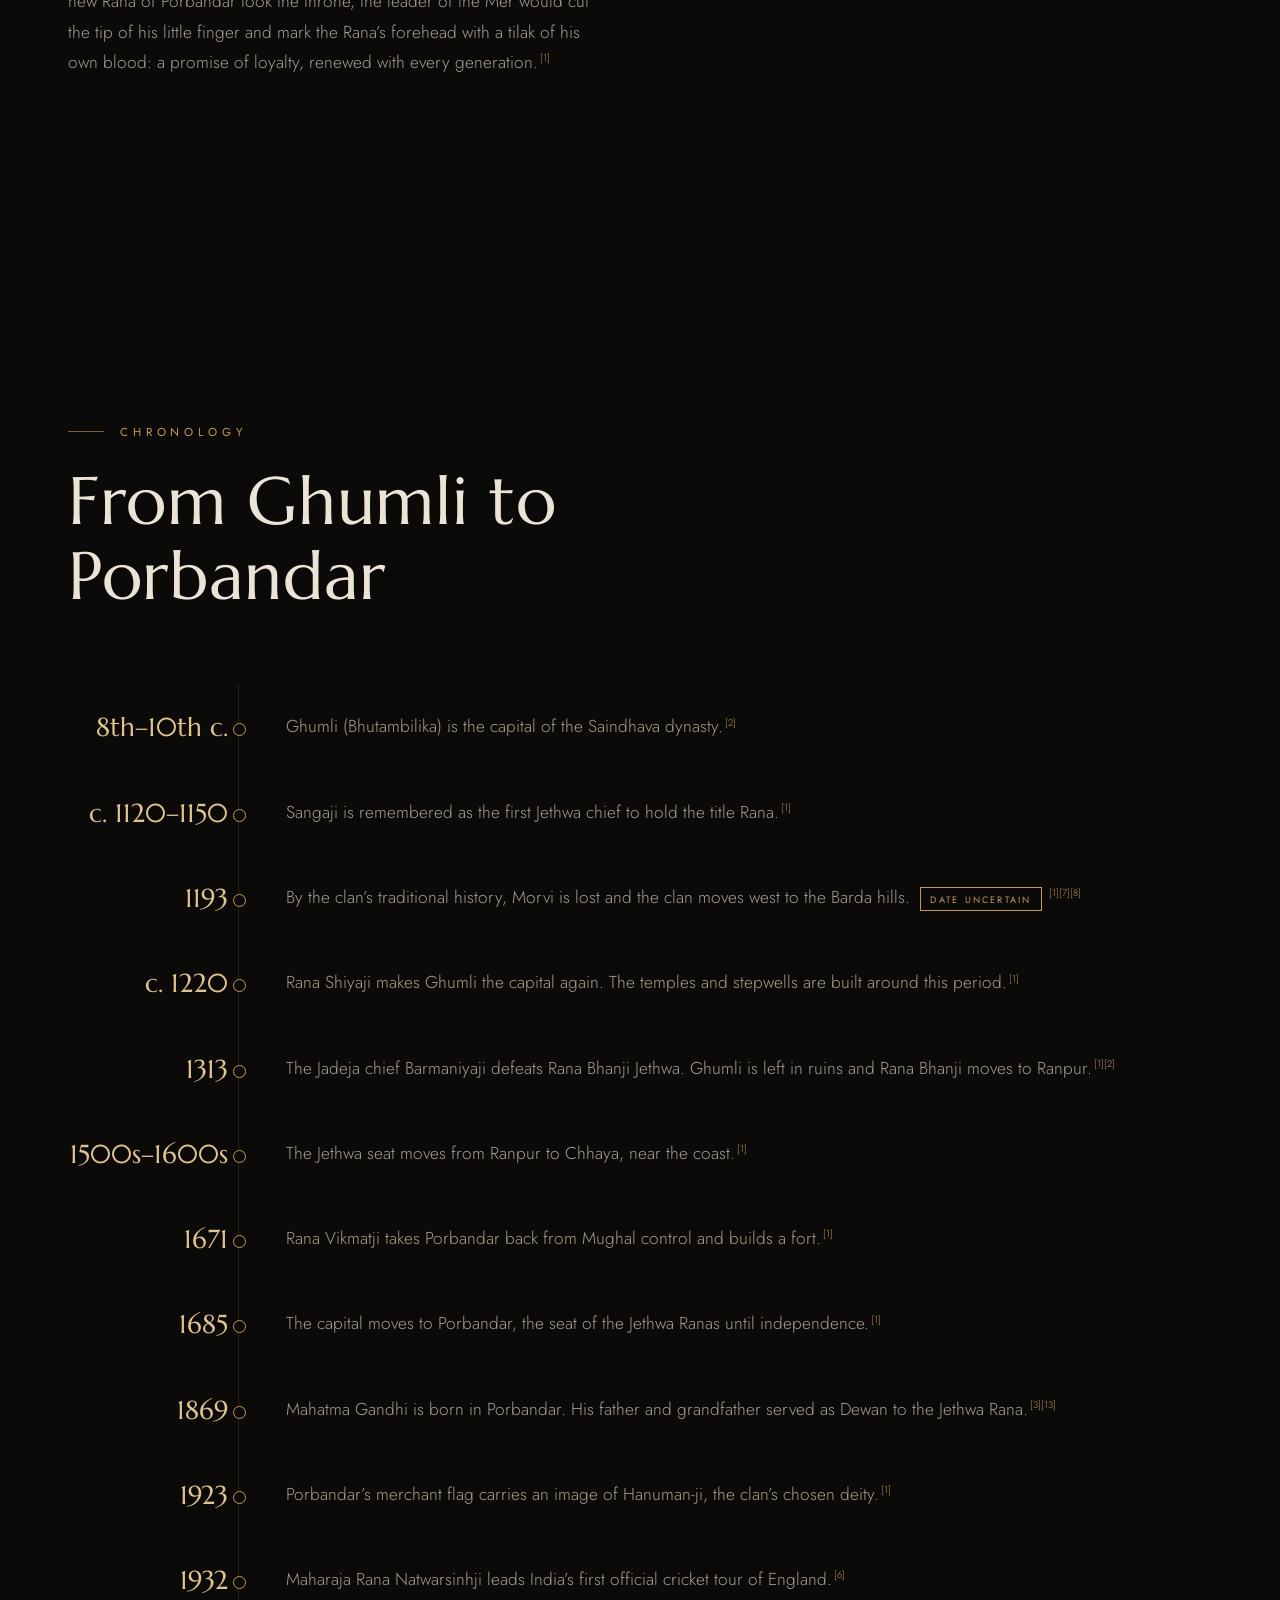
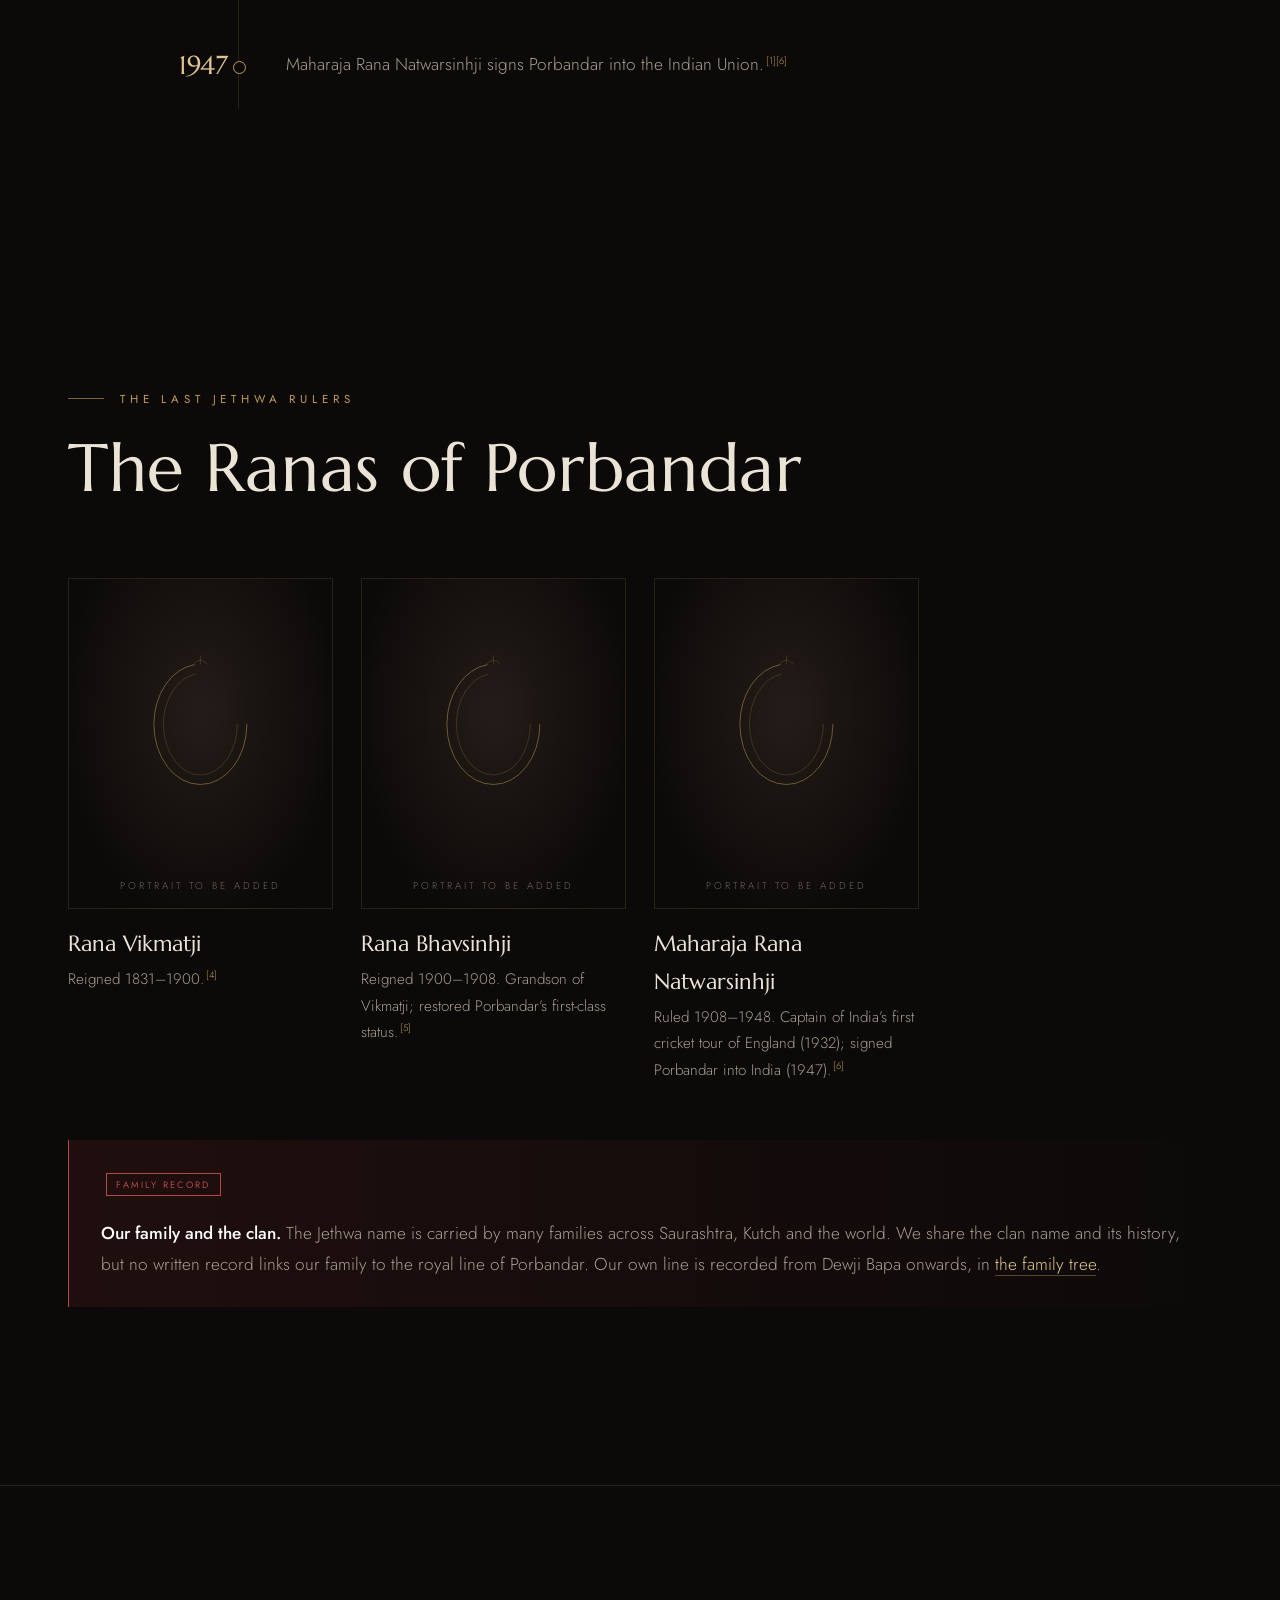
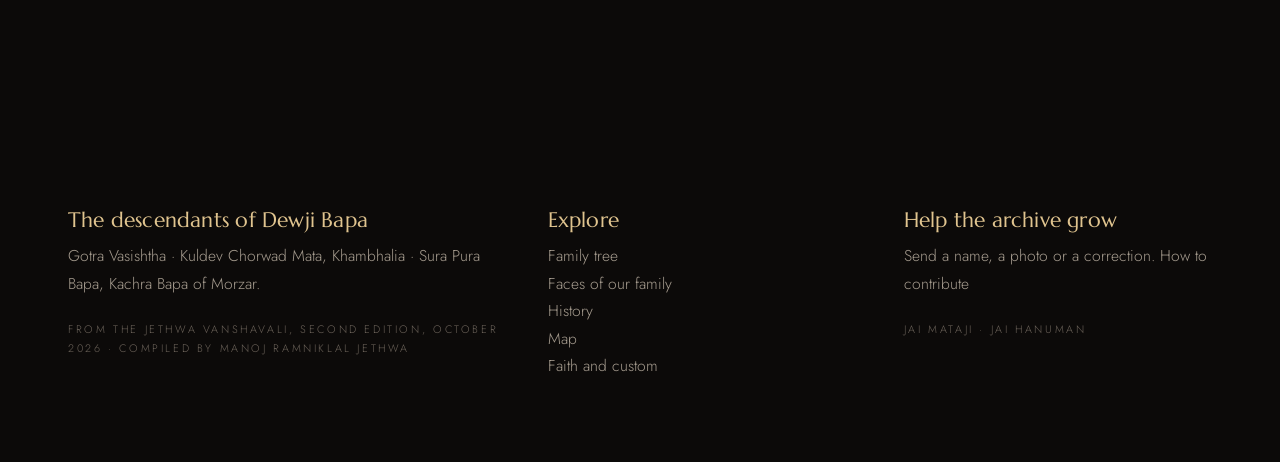
<file: time.html>
<!doctype html>
<html lang="en">
<head>
  <meta charset="utf-8">
  <meta name="viewport" content="width=device-width, initial-scale=1">
  <title>The Jethwas of Saurashtra · Jethva Parivar</title>
  <meta name="description" content="Nine centuries of the Jethwa name: Ghumli, the Barda hills and the Ranas of Porbandar.">
  <meta name="theme-color" content="#0c0a09">
  <link rel="preconnect" href="https://fonts.googleapis.com">
  <link rel="preconnect" href="https://fonts.gstatic.com" crossorigin>
  <link href="https://fonts.googleapis.com/css2?family=Marcellus&family=Jost:wght@300;400;500&family=Hind+Vadodara:wght@300;400&display=swap" rel="stylesheet">
  <link rel="stylesheet" href="css/style.css">
</head>
<body>
  <header class="site-header">
    <div class="wrap">
      <a class="brand" href="index.html">Jethva Parivar<span>જેઠવા પરિવાર</span></a>
      <button class="nav-toggle" type="button" aria-expanded="false" aria-controls="nav">Menu</button>
      <nav class="nav" id="nav" aria-label="Main">
        <a href="lineage.html">Lineage</a>
        <a href="people.html">People</a>
        <a href="time.html" aria-current="page">Time</a>
        <a href="land.html">Land</a>
        <a href="memory.html">Memory</a>
        <a href="archive.html">Archive</a>
      </nav>
    </div>
  </header>

  <main>
<header class="page-head">
  <div class="glow" style="right:-12vw;top:-14vw"></div>
  <div class="head-art" data-art="temple" data-draw="load" data-speed="0.12"></div>
  <div class="wrap">
    <p class="eyebrow">Time · Chapter 1</p>
    <h1>The Jethwas of Saurashtra</h1>
    <div class="gu-title">સૌરાષ્ટ્રના જેઠવા</div>
    <p class="lede" style="max-width:42rem">From the Barda hills to the throne of Porbandar. The Jethwa name is one of the oldest clan names in Saurashtra, carried with honour for more than nine centuries.</p>
  </div>
</header>

<section>
  <div class="wrap split">
    <div class="reveal">
      <p class="eyebrow">Origins</p>
      <h2>A clan of the Barda hills</h2>
    </div>
    <div class="reveal">
      <p><span class="tag trad">Tradition</span></p>
      <p>The Jethwas are one of the old ruling clans of western Saurashtra. Their traditional histories, kept by bards over many centuries, trace the clan back to a founder called Shil Kumar. The name “Jethwa” is said to come from a later chief, Jethaji. Bards added stories to these early generations over the centuries, so the oldest names are best read as tradition rather than record.</p>
      <h3 style="margin-top:2.5rem">Ghumli, the old capital</h3>
      <p>Ghumli lies in the Barda hills, about 40 km from Porbandar. Before the Jethwas it was a town called Bhutambilika, capital of the Saindhava kings from the 8th to the 10th century. Under the Jethwas it became a fortified capital, and around 1220 Rana Shiyaji took the title “Rana of Ghumli”. The ruins that stand there today date from this time.</p>
    </div>
  </div>
  <div class="wrap" style="margin-top:56px">
    <div class="cards reveal">
      <div class="card"><h4>The Navlakha temple</h4><p>Built in the 12th century in the Solanki style, often called the oldest Sun temple in Gujarat. Its name is said to come from its cost of nine lakh rupees.<sup class="src"><a href="archive.html#sources">[1][2]</a></sup></p></div>
      <div class="card"><h4>The Vikia Vav</h4><p>A stepwell of about 60 by 40 metres, built by the Jethwa ruler Vikiaji and named after him. One of the oldest and largest in Gujarat.<sup class="src"><a href="archive.html#sources">[2][12]</a></sup></p></div>
      <div class="card"><h4>Vindhyavasini Mata</h4><p>Her temple stands beside the stepwells, where the goddess is still worshipped today. <span class="tag fam">Family record</span></p></div>
      <div class="card"><h4>Ashapura Mata</h4><p>The temple on the hill above Ghumli.<sup class="src"><a href="archive.html#sources">[2]</a></sup></p></div>
    </div>
  </div>
</section>

<section>
  <div class="wrap">
    <div class="section-head reveal">
      <p class="eyebrow">Legends and turning points</p>
      <h2>Every great family has its stories</h2>
      <p class="lede">Some are legend, some are history, and all of them are worth telling.</p>
    </div>
    <div class="entries">
      <article class="entry reveal">
        <div class="when">The beginning <span class="tag leg">Legend</span></div>
        <h3>Born of Hanuman</h3>
        <p>When Hanuman-ji leapt across the ocean and set Lanka ablaze, he cooled himself in the sea. A drop of his sweat was swallowed by a great fish, and from it was born Makardhwaj. Father and son met only in battle, recognised each other, and embraced. Jethwa tradition names Makardhwaj as our first ancestor, and his grandson Jethi-dhwaj as the one who gave us our name. At Bet Dwarka, the Hanuman Dandi temple honours father and son together.<sup class="src"><a href="archive.html#sources">[1][9]</a></sup></p>
      </article>
      <article class="entry reveal">
        <div class="when">1193 <span class="tag trad">Tradition · date uncertain</span></div>
        <h3>The storm from the north</h3>
        <p>The clan’s traditional history says Morvi was lost to an army led by Qutb-ud-din Aibak, a general of Muhammad of Ghor. The Delhi Sultanate was founded later, in 1206, and Aibak’s recorded raid on Gujarat dates to 1197, so the year 1193 should be read as traditional. The clan turned west, to the Barda hills, and began again.<sup class="src"><a href="archive.html#sources">[1][7][8]</a></sup></p>
      </article>
      <article class="entry reveal">
        <div class="when">1313 <span class="tag leg">Legend &amp; history</span></div>
        <h3>The night Ghumli fell</h3>
        <p>In 1309 the Jadeja chief Jam Unad came from Sindh and was driven back. Four years later his son Barmaniyaji returned. Rana Bhanji Jethwa was defeated, and the golden capital of Ghumli was left in ruins. Folk songs say the city fell under the curse of Son, a woman whose story is still sung across Saurashtra.<sup class="src"><a href="archive.html#sources">[1][2]</a></sup></p>
      </article>
      <article class="entry reveal">
        <div class="when">1671 <span class="tag pub">History</span></div>
        <h3>Porbandar won back</h3>
        <p>For generations the Ranas held on, first at Ranpur and then at Chhaya, through the age of the Gujarat Sultans and the Mughal empire. In 1671 Rana Vikmatji took the port of Porbandar back from Mughal control and built a fort there. Within fourteen years Porbandar was the Jethwa capital, and it remained so for more than 260 years.<sup class="src"><a href="archive.html#sources">[1]</a></sup></p>
      </article>
      <article class="entry reveal">
        <div class="when">Every coronation <span class="tag trad">Tradition</span></div>
        <h3>The blood tilak</h3>
        <p>The Mer community stood by the Jethwas in war and in peace. When a new Rana of Porbandar took the throne, the leader of the Mer would cut the tip of his little finger and mark the Rana’s forehead with a tilak of his own blood: a promise of loyalty, renewed with every generation.<sup class="src"><a href="archive.html#sources">[1]</a></sup></p>
      </article>
    </div>
  </div>
</section>

<section>
  <div class="wrap">
    <div class="section-head reveal">
      <p class="eyebrow">Chronology</p>
      <h2>From Ghumli to Porbandar</h2>
    </div>
    <ol class="timeline reveal">
      <li><div class="when">8th–10th c.</div><div class="what">Ghumli (Bhutambilika) is the capital of the Saindhava dynasty.<sup class="src">[2]</sup></div></li>
      <li><div class="when">c. 1120–1150</div><div class="what">Sangaji is remembered as the first Jethwa chief to hold the title Rana.<sup class="src">[1]</sup></div></li>
      <li><div class="when">1193</div><div class="what">By the clan’s traditional history, Morvi is lost and the clan moves west to the Barda hills. <span class="tag trad">Date uncertain</span><sup class="src">[1][7][8]</sup></div></li>
      <li><div class="when">c. 1220</div><div class="what">Rana Shiyaji makes Ghumli the capital again. The temples and stepwells are built around this period.<sup class="src">[1]</sup></div></li>
      <li><div class="when">1313</div><div class="what">The Jadeja chief Barmaniyaji defeats Rana Bhanji Jethwa. Ghumli is left in ruins and Rana Bhanji moves to Ranpur.<sup class="src">[1][2]</sup></div></li>
      <li><div class="when">1500s–1600s</div><div class="what">The Jethwa seat moves from Ranpur to Chhaya, near the coast.<sup class="src">[1]</sup></div></li>
      <li><div class="when">1671</div><div class="what">Rana Vikmatji takes Porbandar back from Mughal control and builds a fort.<sup class="src">[1]</sup></div></li>
      <li><div class="when">1685</div><div class="what">The capital moves to Porbandar, the seat of the Jethwa Ranas until independence.<sup class="src">[1]</sup></div></li>
      <li><div class="when">1869</div><div class="what">Mahatma Gandhi is born in Porbandar. His father and grandfather served as Dewan to the Jethwa Rana.<sup class="src">[3][13]</sup></div></li>
      <li><div class="when">1923</div><div class="what">Porbandar’s merchant flag carries an image of Hanuman-ji, the clan’s chosen deity.<sup class="src">[1]</sup></div></li>
      <li><div class="when">1932</div><div class="what">Maharaja Rana Natwarsinhji leads India’s first official cricket tour of England.<sup class="src">[6]</sup></div></li>
      <li><div class="when">1947</div><div class="what">Maharaja Rana Natwarsinhji signs Porbandar into the Indian Union.<sup class="src">[1][6]</sup></div></li>
    </ol>
  </div>
</section>

<section>
  <div class="wrap">
    <div class="section-head reveal">
      <p class="eyebrow">The last Jethwa rulers</p>
      <h2>The Ranas of Porbandar</h2>
    </div>
    <div class="gallery" style="grid-template-columns:repeat(auto-fill,minmax(240px,1fr))">
      <figure class="reveal"><div class="plate"><div class="pa" data-art="portrait"></div><span>Portrait to be added</span></div><figcaption><b>Rana Vikmatji</b>Reigned 1831–1900.<sup class="src">[4]</sup></figcaption></figure>
      <figure class="reveal"><div class="plate"><div class="pa" data-art="portrait"></div><span>Portrait to be added</span></div><figcaption><b>Rana Bhavsinhji</b>Reigned 1900–1908. Grandson of Vikmatji; restored Porbandar’s first-class status.<sup class="src">[5]</sup></figcaption></figure>
      <figure class="reveal"><div class="plate"><div class="pa" data-art="portrait"></div><span>Portrait to be added</span></div><figcaption><b>Maharaja Rana Natwarsinhji</b>Ruled 1908–1948. Captain of India’s first cricket tour of England (1932); signed Porbandar into India (1947).<sup class="src">[6]</sup></figcaption></figure>
    </div>
    <div class="callout reveal" style="margin-top:56px">
      <p><span class="tag fam">Family record</span></p>
      <p><b>Our family and the clan.</b> The Jethwa name is carried by many families across Saurashtra, Kutch and the world. We share the clan name and its history, but no written record links our family to the royal line of Porbandar. Our own line is recorded from Dewji Bapa onwards, in <a href="lineage.html">the family tree</a>.</p>
    </div>
  </div>
</section>
  </main>

  <footer class="site-footer">
    <div class="wrap">
      <div class="big" data-speed="0.08">Jethva Parivar</div>
      <div class="cols">
        <div>
          <h4>The descendants of Dewji Bapa</h4>
          <p>Gotra Vasishtha · Kuldev Chorwad Mata, Khambhalia · Sura Pura Bapa, Kachra Bapa of Morzar.</p>
          <p class="small">From the Jethwa Vanshavali, second edition, October 2026 · compiled by Manoj Ramniklal Jethwa</p>
        </div>
        <div>
          <h4>Explore</h4>
          <p><a href="lineage.html">Family tree</a><br><a href="people.html">Faces of our family</a><br><a href="time.html">History</a><br><a href="land.html">Map</a><br><a href="memory.html">Faith and custom</a></p>
        </div>
        <div>
          <h4>Help the archive grow</h4>
          <p>Send a name, a photo or a correction. <a href="archive.html#contribute">How to contribute</a></p>
          <p class="small">Jai Mataji · Jai Hanuman</p>
        </div>
      </div>
    </div>
  </footer>
  <script src="js/art.js"></script>
  <script src="js/site.js"></script>
</body>
</html>
</file>
<file: css/style.css>
/* Jethva Parivar: a cinematic family archive.
   Warm black, deep oxblood, faded antique gold. Line-art drawn by scroll. */

:root {
  --bg: #0c0a09;
  --bg-2: #13100e;
  --panel: #1a1512;
  --oxblood: #4a1114;
  --oxblood-2: #7a2226;
  --rouge: #b0484a;
  --gold: #c09a5b;
  --gold-2: #e0c48f;
  --gold-dim: rgba(192, 154, 91, .42);
  --line: rgba(192, 154, 91, .16);
  --text: #ebe3d6;
  --text-soft: #a69c8f;
  --text-faint: #6c635a;
  --display: "Marcellus", "Trajan Pro", Georgia, serif;
  --body: "Jost", system-ui, sans-serif;
  --gu: "Hind Vadodara", "Noto Sans Gujarati", sans-serif;
  --wide: 1200px;
  --ease: cubic-bezier(.2, .7, .1, 1);
}

* { box-sizing: border-box; }
html { background: var(--bg); }
body {
  margin: 0;
  color: var(--text);
  background: var(--bg);
  font-family: var(--body);
  font-weight: 300;
  font-size: 1.08rem;
  line-height: 1.75;
  -webkit-font-smoothing: antialiased;
  overflow-x: hidden;
}

/* Film grain over everything */
body::after {
  content: "";
  position: fixed;
  inset: -50%;
  z-index: 100;
  pointer-events: none;
  opacity: .07;
  background-image: url("data:image/svg+xml,%3Csvg xmlns='http://www.w3.org/2000/svg' width='200' height='200'%3E%3Cfilter id='n'%3E%3CfeTurbulence type='fractalNoise' baseFrequency='.9' numOctaves='2' stitchTiles='stitch'/%3E%3C/filter%3E%3Crect width='100%25' height='100%25' filter='url(%23n)'/%3E%3C/svg%3E");
  animation: grain 1.2s steps(6) infinite;
}
@keyframes grain {
  0% { transform: translate(0, 0); }
  20% { transform: translate(-3%, 2%); }
  40% { transform: translate(2%, -3%); }
  60% { transform: translate(-2%, -1%); }
  80% { transform: translate(3%, 3%); }
  100% { transform: translate(0, 0); }
}

img { max-width: 100%; display: block; }
a { color: var(--gold-2); text-decoration: none; background: linear-gradient(var(--gold-dim), var(--gold-dim)) 0 100% / 100% 1px no-repeat; transition: background-size .4s var(--ease), color .3s; }
a:hover { color: #fff; }
::selection { background: var(--oxblood-2); color: #fff; }

h1, h2, h3, h4 { font-family: var(--display); font-weight: 400; line-height: 1.12; margin: 0 0 .5em; letter-spacing: .01em; }
h1 { font-size: clamp(3rem, 9vw, 8.5rem); }
h2 { font-size: clamp(2.2rem, 5.2vw, 4.6rem); }
h3 { font-size: clamp(1.5rem, 2.4vw, 2rem); }
h4 { font-size: 1.3rem; }
h1 em, h2 em, h3 em { font-style: normal; color: var(--gold-2); }
p { margin: 0 0 1.2em; }
b, strong { font-weight: 500; color: #fff; }
.gu { font-family: var(--gu); }

.eyebrow {
  font-family: var(--body);
  font-size: .72rem;
  font-weight: 400;
  letter-spacing: .42em;
  text-transform: uppercase;
  color: var(--gold);
  margin: 0 0 1.4rem;
  display: flex;
  align-items: center;
  gap: 1rem;
}
.eyebrow::before { content: ""; width: 36px; height: 1px; background: var(--gold); opacity: .6; }
.lede { font-size: clamp(1.15rem, 1.8vw, 1.45rem); color: var(--text-soft); font-weight: 300; line-height: 1.6; }

.wrap { max-width: var(--wide); margin: 0 auto; padding: 0 28px; }
.narrow { max-width: 760px; margin: 0 auto; padding: 0 28px; }

/* ---------- Header ---------- */
.site-header {
  position: fixed;
  top: 0; left: 0; right: 0;
  z-index: 50;
  transition: background .5s, border-color .5s, transform .5s var(--ease);
  border-bottom: 1px solid transparent;
}
.site-header.scrolled { background: rgba(12, 10, 9, .82); backdrop-filter: blur(12px); border-bottom-color: var(--line); }
.site-header.hide { transform: translateY(-100%); }
.site-header .wrap { display: flex; align-items: center; justify-content: space-between; height: 76px; }
.brand { font-family: var(--display); font-size: 1.5rem; color: var(--text); background: none; letter-spacing: .02em; }
.brand span { font-family: var(--gu); font-size: .9rem; color: var(--gold); margin-left: .7rem; }
.nav { display: flex; gap: 2.2rem; }
.nav a { font-size: .7rem; letter-spacing: .3em; text-transform: uppercase; color: var(--text-soft); background-size: 0 1px; padding: .3rem 0; }
.nav a:hover, .nav a[aria-current="page"] { color: var(--gold-2); background-size: 100% 1px; }
.nav-toggle { display: none; background: none; border: 1px solid var(--line); color: var(--text); font: inherit; font-size: .68rem; letter-spacing: .3em; text-transform: uppercase; padding: .6rem 1rem; cursor: pointer; }
@media (max-width: 900px) {
  .nav-toggle { display: block; }
  .nav { position: fixed; inset: 76px 0 auto 0; flex-direction: column; gap: 0; background: rgba(12, 10, 9, .97); padding: 1rem 28px 2rem; border-bottom: 1px solid var(--line); clip-path: inset(0 0 100% 0); transition: clip-path .6s var(--ease); }
  .nav.open { clip-path: inset(0 0 0 0); }
  .nav a { padding: 1.1rem 0; border-bottom: 1px solid var(--line); background: none; font-size: .78rem; }
}

/* ---------- Hero ---------- */
.hero {
  position: relative;
  height: 100vh;
  min-height: 640px;
  display: flex;
  align-items: center;
  overflow: hidden;
  background: var(--bg);
}
.hero-img {
  position: absolute;
  inset: -6%;
  background: url("../img/hero.jpg") center / cover no-repeat;
  filter: grayscale(.7) sepia(.4) contrast(1.1) brightness(.5);
  opacity: .42;
  -webkit-mask-image: radial-gradient(ellipse 60% 75% at 30% 70%, #000 20%, transparent 75%);
  mask-image: radial-gradient(ellipse 60% 75% at 30% 70%, #000 20%, transparent 75%);
  animation: kenburns 30s ease-in-out infinite alternate;
  will-change: transform;
}
@keyframes kenburns { from { transform: scale(1.02); } to { transform: scale(1.14) translate(-1.5%, -1%); } }
.hero canvas { position: absolute; inset: 0; width: 100%; height: 100%; pointer-events: none; }
.hero .wrap { position: relative; z-index: 2; width: 100%; }
.hero h1 { font-size: clamp(3.4rem, 12vw, 10.5rem); line-height: 1; margin: 0; letter-spacing: 0; }
.hero h1 .row { display: block; overflow: hidden; }
.hero h1 .row > span { display: inline-block; transform: translateY(110%); animation: rise 1.4s var(--ease) forwards; }
.hero h1 .row:nth-child(2) > span { animation-delay: .18s; color: var(--gold-2); }
@keyframes rise { to { transform: none; } }
.hero .gu-title { font-family: var(--gu); color: var(--gold); font-size: clamp(1.1rem, 2vw, 1.5rem); letter-spacing: .1em; margin-top: 1.6rem; opacity: 0; animation: fade 1.6s .8s forwards; }
.hero p.sub { max-width: 30rem; color: var(--text-soft); font-size: 1.12rem; margin-top: 1.6rem; opacity: 0; animation: fade 1.6s 1.1s forwards; }
.hero .eyebrow { opacity: 0; animation: fade 1.4s .3s forwards; }
@keyframes fade { to { opacity: 1; } }
.scroll-cue { position: absolute; left: 50%; bottom: 36px; z-index: 2; transform: translateX(-50%); display: flex; flex-direction: column; align-items: center; gap: 12px; font-size: .62rem; letter-spacing: .4em; text-transform: uppercase; color: var(--text-faint); opacity: 0; animation: fade 1.5s 1.8s forwards; }
.scroll-cue i { width: 1px; height: 56px; background: linear-gradient(var(--gold), transparent); animation: cue 2.4s ease-in-out infinite; transform-origin: top; }
@keyframes cue { 0% { transform: scaleY(0); } 50% { transform: scaleY(1); } 100% { transform: scaleY(1); opacity: 0; } }
.hero-art { position: absolute; right: -3%; bottom: 0; width: min(58vw, 860px); z-index: 1; opacity: .95; pointer-events: none; }

/* ---------- Page head (inner pages) ---------- */
.page-head { position: relative; min-height: 78vh; display: flex; align-items: flex-end; padding: 140px 0 90px; overflow: hidden; border-bottom: 1px solid var(--line); }
.page-head .wrap { position: relative; z-index: 2; width: 100%; }
.page-head h1 { font-size: clamp(3rem, 8vw, 7rem); max-width: 12ch; }
.page-head .gu-title { font-family: var(--gu); color: var(--gold); font-size: 1.3rem; margin-bottom: 1.4rem; }
.page-head .lede { max-width: 38rem; }
.head-art { position: absolute; right: 2%; top: 16%; width: min(44vw, 640px); opacity: .8; pointer-events: none; z-index: 1; }
@media (max-width: 900px) { .head-art { width: 110vw; right: -30vw; top: 10%; opacity: .28; } .hero-art { width: 120vw; right: -40vw; opacity: .35; } }
.head-art svg { width: 100%; height: auto; }
.glow { position: absolute; width: 60vw; height: 60vw; border-radius: 50%; background: radial-gradient(circle, rgba(122, 34, 38, .32), transparent 65%); pointer-events: none; z-index: 0; }

/* Line-art */
.art path, .art line, .art polyline, .art circle, .art rect, .art ellipse { fill: none; stroke: var(--gold); stroke-width: 1; stroke-linecap: round; stroke-linejoin: round; vector-effect: non-scaling-stroke; }
.art .faint { stroke: var(--gold-dim); }
.art .rouge { stroke: var(--rouge); }
.art .fill-dot { fill: var(--gold); stroke: none; }
.art text { fill: var(--text-soft); stroke: none; font-family: var(--body); }

/* ---------- Sections ---------- */
section { position: relative; padding: 140px 0; }
section.tight { padding: 90px 0; }
.band { background: var(--bg-2); }
.band-red { background: radial-gradient(ellipse at 30% 0%, #5a161a 0%, var(--oxblood) 40%, #240809 100%); }
.section-head { max-width: 46rem; margin-bottom: 72px; }
.split { display: grid; grid-template-columns: 1fr 1.5fr; gap: 80px; align-items: start; }
@media (max-width: 900px) { .split { grid-template-columns: 1fr; gap: 28px; } section { padding: 96px 0; } }

/* Reveal */
.reveal { opacity: 0; transform: translateY(40px); transition: opacity 1.2s var(--ease), transform 1.2s var(--ease); transition-delay: var(--d, 0s); }
.reveal.in { opacity: 1; transform: none; }
.mask { display: block; overflow: hidden; }
.mask > span { display: inline-block; transform: translateY(105%); transition: transform 1.3s var(--ease); transition-delay: var(--d, 0s); }
.in .mask > span, .mask.in > span { transform: none; }

/* Big statement */
.statement { font-family: var(--display); font-size: clamp(2rem, 4.6vw, 4.2rem); line-height: 1.15; max-width: 22ch; }
.statement .w { opacity: .14; transition: opacity .5s; }
.statement .w.lit { opacity: 1; }

/* Stats */
.stats { display: grid; grid-template-columns: repeat(3, 1fr); gap: 0; }
.stat { padding: 40px 32px 40px 0; border-top: 1px solid var(--line); }
.stat + .stat { padding-left: 32px; border-left: 1px solid var(--line); }
.stat .num { font-family: var(--display); font-size: clamp(4rem, 10vw, 9rem); line-height: .9; color: var(--text); }
.stat .num small { font-size: .4em; color: var(--gold); vertical-align: super; }
.stat .lbl { font-size: .78rem; letter-spacing: .2em; text-transform: uppercase; color: var(--text-soft); margin-top: 1.2rem; max-width: 18rem; }
@media (max-width: 700px) { .stats { grid-template-columns: 1fr; } .stat + .stat { padding-left: 0; border-left: 0; } }

/* Sticky scrollytelling */
.scrolly { display: grid; grid-template-columns: 1.5fr 1fr; gap: 64px; }
.scrolly .sticky { position: sticky; top: 12vh; height: 76vh; display: flex; align-items: center; }
.scrolly .sticky svg { width: 100%; height: 100%; }
.scrolly .steps-col > div { min-height: 70vh; display: flex; flex-direction: column; justify-content: center; opacity: .25; transition: opacity .6s; }
.scrolly .steps-col > div.active { opacity: 1; }
@media (max-width: 900px) {
  .scrolly { grid-template-columns: 1fr; gap: 0; }
  .scrolly .sticky { position: relative; top: 0; height: auto; }
  .scrolly .steps-col > div { min-height: 0; opacity: 1; padding: 36px 0 0; }
}


/* Horizontal pinned timeline */
.hscroll { position: relative; }
.hscroll .pin { position: sticky; top: 0; height: 100vh; overflow: hidden; display: flex; flex-direction: column; justify-content: center; }
.hscroll .track { display: flex; gap: 0; will-change: transform; padding-left: max(28px, calc((100vw - var(--wide)) / 2 + 28px)); }
.hscroll .item { flex: none; width: min(420px, 78vw); padding: 0 56px 0 0; position: relative; }
.hscroll .item::before { content: ""; position: absolute; top: 38px; left: 0; right: 0; height: 1px; background: var(--line); }
.hscroll .item .dot { width: 11px; height: 11px; border-radius: 50%; border: 1px solid var(--gold); background: var(--bg); position: relative; margin: 33px 0 28px; }
.hscroll .item .yr { font-family: var(--display); font-size: clamp(2.6rem, 5vw, 4.4rem); color: var(--gold-2); line-height: 1; position: absolute; top: -48px; }
.hscroll .item h4 { margin-bottom: .6rem; }
.hscroll .item p { color: var(--text-soft); font-size: 1rem; }
.hscroll .progress { position: absolute; left: 0; bottom: 0; height: 2px; background: var(--rouge); width: 0; }

/* Chapter index */
.chapters { border-top: 1px solid var(--line); }
.chapter { display: grid; grid-template-columns: 80px 1fr 1.2fr 40px; gap: 32px; align-items: center; padding: 38px 0; border-bottom: 1px solid var(--line); color: var(--text); background: none; position: relative; overflow: hidden; }
.chapter::before { content: ""; position: absolute; inset: 0; background: linear-gradient(90deg, rgba(122, 34, 38, .35), transparent 70%); transform: translateX(-101%); transition: transform .8s var(--ease); z-index: 0; }
.chapter > * { position: relative; z-index: 1; }
.chapter:hover::before { transform: none; }
.chapter .k { font-size: .7rem; letter-spacing: .3em; color: var(--gold); }
.chapter h3 { margin: 0; font-size: clamp(1.8rem, 3.4vw, 3rem); transition: transform .6s var(--ease); }
.chapter:hover h3 { transform: translateX(14px); color: var(--gold-2); }
.chapter p { margin: 0; color: var(--text-soft); font-size: 1rem; }
.chapter .arrow { font-size: 1.4rem; color: var(--gold); transition: transform .6s var(--ease); }
.chapter:hover .arrow { transform: translateX(8px); }
@media (max-width: 800px) { .chapter { grid-template-columns: 1fr; gap: 8px; } .chapter .arrow { display: none; } }

/* Quote */
.quote { font-family: var(--display); font-size: clamp(1.8rem, 3.4vw, 3rem); line-height: 1.25; margin: 0; color: var(--text); }
.signature { font-size: .74rem; letter-spacing: .26em; text-transform: uppercase; color: var(--gold); margin-top: 2rem; }

/* Cards */
.cards { display: grid; grid-template-columns: repeat(auto-fill, minmax(250px, 1fr)); gap: 1px; background: var(--line); border: 1px solid var(--line); }
.card { background: var(--bg); padding: 36px 30px; transition: background .5s; }
.card:hover { background: var(--panel); }
.card h4 { color: var(--gold-2); }
.card p { color: var(--text-soft); font-size: 1rem; margin: 0; }
.band .card { background: var(--bg-2); }

/* Confidence tags */
.tag { display: inline-block; font-size: .58rem; font-weight: 400; letter-spacing: .24em; text-transform: uppercase; padding: .3rem .6rem .25rem; border: 1px solid currentColor; vertical-align: middle; margin: 0 .3rem; white-space: nowrap; line-height: 1.4; }
.tag.doc { color: #8fb39a; }
.tag.pub { color: #8ea4c7; }
.tag.fam { color: var(--rouge); }
.tag.trad { color: var(--gold); }
.tag.leg { color: #b49ac8; }
.tag.est { color: var(--text-soft); }
.tag.unres { color: #d27a5d; border-style: dashed; }
sup.src { font-size: .6rem; color: var(--gold); margin-left: 2px; }
sup.src a { background: none; color: inherit; }

/* Vertical timeline (inner pages) */
.timeline { position: relative; margin: 0; padding: 0; list-style: none; }
.timeline::before { content: ""; position: absolute; left: 170px; top: 0; bottom: 0; width: 1px; background: var(--line); }
.timeline li { display: grid; grid-template-columns: 170px 1fr; gap: 48px; padding: 26px 0; position: relative; }
.timeline li::before { content: ""; position: absolute; left: 165px; top: 38px; width: 11px; height: 11px; border-radius: 50%; background: var(--bg); border: 1px solid var(--gold); }
.timeline .when { font-family: var(--display); font-size: 1.6rem; color: var(--gold-2); text-align: right; padding-right: 10px; line-height: 1.3; }
.timeline .what { color: var(--text-soft); }
@media (max-width: 640px) {
  .timeline::before { left: 5px; }
  .timeline li { grid-template-columns: 1fr; gap: 4px; padding-left: 32px; }
  .timeline li::before { left: 0; top: 34px; }
  .timeline .when { text-align: left; }
}

/* Legend entries */
.entries { display: grid; grid-template-columns: repeat(2, 1fr); gap: 0 80px; }
.entry { padding: 44px 0; border-top: 1px solid var(--line); }
.entry .when { font-size: .7rem; letter-spacing: .3em; color: var(--gold); text-transform: uppercase; }
.entry h3 { margin: .8rem 0 1rem; font-size: clamp(1.8rem, 3vw, 2.6rem); }
.entry p { color: var(--text-soft); }
@media (max-width: 800px) { .entries { grid-template-columns: 1fr; } }

/* Plates (photos still to come) */
.plate {
  aspect-ratio: 4 / 5;
  border: 1px solid var(--line);
  background: radial-gradient(ellipse at 50% 40%, #241c18, var(--bg) 75%);
  display: flex; align-items: center; justify-content: center; text-align: center;
  color: var(--text-faint); font-size: .62rem; letter-spacing: .3em; text-transform: uppercase;
  position: relative; overflow: hidden;
}
.plate .pa { position: absolute; inset: 16% 24% 24%; opacity: .5; }
.plate.wide .pa { inset: 12% 30% 22%; }
.plate .pa svg { width: 100%; height: 100%; }
.plate span { position: absolute; bottom: 14px; left: 0; right: 0; }
.plate.wide { aspect-ratio: 3 / 2; }
figure { margin: 0; }
figcaption { font-size: .95rem; color: var(--text-soft); margin-top: 1rem; }
figcaption b { font-family: var(--display); font-weight: 400; color: var(--text); font-size: 1.35rem; display: block; margin-bottom: .2rem; }
.gallery { display: grid; grid-template-columns: repeat(auto-fill, minmax(200px, 1fr)); gap: 48px 28px; }

/* Tables */
table { width: 100%; border-collapse: collapse; font-size: 1rem; }
th, td { text-align: left; padding: .85rem .75rem .85rem 0; border-bottom: 1px solid var(--line); vertical-align: top; }
th { font-size: .66rem; letter-spacing: .3em; text-transform: uppercase; color: var(--gold); font-weight: 400; }
td.q { white-space: nowrap; text-align: right; color: var(--gold-2); font-family: var(--display); font-size: 1.1rem; }
td .gu { color: var(--text-faint); font-size: .92rem; display: block; }

/* Steps */
.steps { counter-reset: s; list-style: none; padding: 0; margin: 0; }
.steps li { counter-increment: s; position: relative; padding: 0 0 36px 84px; color: var(--text-soft); }
.steps li::before { content: counter(s, decimal-leading-zero); position: absolute; left: 0; top: -10px; font-family: var(--display); font-size: 2.2rem; color: var(--gold); line-height: 1; }
.steps b { font-family: var(--display); font-weight: 400; font-size: 1.5rem; display: block; color: var(--text); margin-bottom: .3rem; }

/* Glossary */
dl.glossary { display: grid; grid-template-columns: 260px 1fr; margin: 0; border-top: 1px solid var(--line); }
dl.glossary dt, dl.glossary dd { padding: 22px 0; border-bottom: 1px solid var(--line); margin: 0; }
dl.glossary dt { font-family: var(--display); font-size: 1.6rem; line-height: 1.2; }
dl.glossary dt .gu { display: block; font-size: .95rem; color: var(--gold); margin-top: .2rem; }
dl.glossary dd { color: var(--text-soft); }
@media (max-width: 640px) { dl.glossary { grid-template-columns: 1fr; } dl.glossary dt { border-bottom: 0; padding-bottom: 0; } }

ol.sources { padding-left: 1.6rem; color: var(--text-soft); }
ol.sources li { margin-bottom: .6rem; }
ol.sources li::marker { color: var(--gold); }

.callout { border-left: 1px solid var(--rouge); background: linear-gradient(90deg, rgba(122, 34, 38, .18), transparent); padding: 28px 32px; margin: 2.4rem 0; color: var(--text-soft); }
.callout p:last-child { margin: 0; }

.btn { display: inline-flex; align-items: center; gap: .8rem; font-size: .7rem; letter-spacing: .3em; text-transform: uppercase; color: var(--text); background: none; padding: 1.1rem 1.8rem; border: 1px solid var(--gold-dim); position: relative; overflow: hidden; transition: color .5s, border-color .5s; }
.btn::before { content: ""; position: absolute; inset: 0; background: var(--oxblood-2); transform: scaleX(0); transform-origin: right; transition: transform .7s var(--ease); z-index: -1; }
.btn:hover { color: #fff; border-color: var(--oxblood-2); }
.btn:hover::before { transform: scaleX(1); transform-origin: left; }
.btn { isolation: isolate; }
.btn.solid { background: var(--oxblood-2); border-color: var(--oxblood-2); }
.btn.solid::before { background: var(--gold); }

/* Section jump links */
.jumps { display: flex; gap: 1.8rem; flex-wrap: wrap; margin-top: 2.4rem; font-size: .7rem; letter-spacing: .28em; text-transform: uppercase; }
.jumps a { color: var(--text-soft); background-size: 0 1px; }
.jumps a:hover { color: var(--gold-2); background-size: 100% 1px; }

/* ---------- Family tree page ---------- */
.search { width: 100%; font: inherit; font-family: var(--display); font-size: clamp(1.5rem, 3.2vw, 2.5rem); padding: .6rem 0; background: none; border: 0; border-bottom: 1px solid var(--gold-dim); color: var(--text); outline: none; transition: border-color .4s; }
.search::placeholder { color: var(--text-faint); }
.search:focus { border-bottom-color: var(--gold); }
.results { list-style: none; margin: 0; padding: 0; background: var(--panel); max-height: 340px; overflow-y: auto; border: 1px solid var(--line); border-top: 0; }
.results:empty { display: none; }
.results button { display: flex; width: 100%; justify-content: space-between; gap: 1rem; text-align: left; font: inherit; background: none; border: 0; border-bottom: 1px solid var(--line); padding: .8rem 1.1rem; cursor: pointer; color: var(--text); }
.results button:hover, .results button:focus { background: var(--oxblood); outline: none; }
.results small { font-size: .74rem; color: var(--text-faint); white-space: nowrap; }

.branches { display: flex; flex-wrap: wrap; gap: .6rem; margin: 48px 0 0; }
.branches button { font: inherit; font-size: .68rem; letter-spacing: .22em; text-transform: uppercase; background: none; border: 1px solid var(--line); padding: .8rem 1.1rem; color: var(--text-soft); cursor: pointer; transition: all .4s; }
.branches button:hover { border-color: var(--gold-dim); color: var(--text); }
.branches button[aria-pressed="true"] { background: var(--oxblood-2); border-color: var(--oxblood-2); color: #fff; }
.branches button span { opacity: .6; margin-left: .4rem; }

.tree-layout { display: grid; grid-template-columns: 1fr 380px; gap: 56px; align-items: start; margin-top: 40px; }
.tree-layout > * { min-width: 0; }
@media (max-width: 980px) { .tree-layout { grid-template-columns: 1fr; } }
#tree { overflow-x: auto; padding-bottom: 8px; }
.tree, .tree ul { list-style: none; margin: 0; padding: 0; }
.tree ul { margin-left: 8px; }
.tree ul > li { position: relative; padding-left: 26px; animation: branchIn .6s var(--ease) both; }
@keyframes branchIn { from { opacity: 0; transform: translateX(-8px); } }
.tree ul > li::before { content: ""; position: absolute; left: 0; top: 0; bottom: 0; border-left: 1px solid var(--gold-dim); }
.tree ul > li:last-child::before { bottom: auto; height: 1.2em; }
.tree ul > li::after { content: ""; position: absolute; left: 0; top: 1.2em; width: 20px; border-top: 1px solid var(--gold-dim); }
.tree li.collapsed > ul { display: none; }
.node { display: flex; flex-wrap: wrap; align-items: baseline; gap: 0 .55rem; padding: .22rem 0; }
.node .tw { width: 18px; flex: none; font: inherit; font-size: .9rem; color: var(--gold); background: none; border: 0; padding: 0; cursor: pointer; line-height: 1; }
.node .tw[disabled] { cursor: default; color: var(--text-faint); }
.node .nm { font-family: var(--display); font-size: 1.2rem; background: none; border: 0; padding: 0; color: var(--text); cursor: pointer; text-align: left; transition: color .3s; }
.node .nm:hover { color: var(--gold-2); }
.node.f .nm { color: #d99a92; }
.node .meta { font-size: .68rem; color: var(--text-faint); letter-spacing: .06em; }
.node .sp { font-size: .92rem; color: var(--text-soft); }
.node.sel .nm { color: #fff; background: var(--oxblood-2); padding: 0 .45rem; font-style: normal; box-shadow: 0 0 24px rgba(176, 72, 74, .5); }
.node.onpath .nm { color: var(--gold-2); }
.person { position: sticky; top: 100px; background: linear-gradient(160deg, var(--panel), var(--bg-2)); border: 1px solid var(--line); padding: 36px 30px; }
.person .pid { font-size: .66rem; letter-spacing: .3em; color: var(--gold); text-transform: uppercase; }
.person h3 { font-size: 2.6rem; margin: .6rem 0 .2rem; }
.person .alt { color: var(--text-soft); font-style: italic; margin-bottom: 1rem; }
.person dl { display: grid; grid-template-columns: 96px 1fr; gap: .5rem .8rem; margin: 1.4rem 0; font-size: 1rem; }
.person dt { font-size: .62rem; letter-spacing: .24em; text-transform: uppercase; color: var(--text-faint); padding-top: .35rem; }
.person dd { margin: 0; }
.person .line { line-height: 2; border-top: 1px solid var(--line); padding-top: 1.2rem; font-size: .98rem; }
.person .line .sep { color: var(--gold); margin: 0 .3rem; }
.person .kids a { margin-right: .7rem; }
.person .empty { color: var(--text-faint); font-style: italic; }
.legend { font-size: .72rem; color: var(--text-faint); letter-spacing: .05em; display: flex; flex-wrap: wrap; gap: .4rem 1.6rem; margin-top: 22px; }
.legend i { color: #d99a92; }
@media (max-width: 980px) { .person { position: static; order: -1; padding: 26px 22px; } }
@media (max-width: 600px) {
  .tree ul > li { padding-left: 16px; }
  .tree ul > li::after { width: 12px; }
  .node { flex-wrap: nowrap; white-space: nowrap; }
  .node .sp { display: none; }
  .person h3 { font-size: 2rem; }
}

/* ---------- Map ---------- */
.map-wrap svg { width: 100%; height: auto; display: block; }
.map-wrap .pin circle { fill: var(--rouge); stroke: none; }
.map-wrap .pin .ring { fill: none; stroke: var(--rouge); animation: ping 2.6s ease-out infinite; transform-box: fill-box; transform-origin: center; }
@keyframes ping { from { transform: scale(1); opacity: .9; } to { transform: scale(3.4); opacity: 0; } }
.map-wrap .pin text { font-family: var(--display); font-size: 16px; fill: var(--text); }
.map-wrap .pin text.sub { font-family: var(--body); font-size: 9.5px; fill: var(--text-faint); letter-spacing: .06em; }
.map-wrap .pin:hover circle { fill: var(--gold-2); }
.map-wrap a { background: none; }
.map-wrap .sea { font-family: var(--body); font-size: 11px; letter-spacing: .6em; fill: var(--gold-dim); }
.places { columns: 2; column-gap: 64px; list-style: none; padding: 0; margin: 0; }
.places li { break-inside: avoid; padding: 20px 0; border-bottom: 1px solid var(--line); }
.places b { font-family: var(--display); font-size: 1.6rem; font-weight: 400; color: var(--text); }
.places small { display: block; color: var(--text-soft); font-size: .98rem; }
@media (max-width: 700px) { .places { columns: 1; } }

/* ---------- Footer ---------- */
.site-footer { position: relative; border-top: 1px solid var(--line); padding: 120px 0 64px; color: var(--text-soft); overflow: hidden; }
.site-footer .big { font-family: var(--display); font-size: clamp(3.4rem, 12vw, 11rem); line-height: .9; color: var(--text); opacity: .08; white-space: nowrap; margin-bottom: 64px; letter-spacing: 0; font-kerning: normal; }
.site-footer .cols { display: grid; grid-template-columns: 1.4fr 1fr 1fr; gap: 48px; font-size: .98rem; }
.site-footer h4 { color: var(--gold-2); font-size: 1.3rem; }
.site-footer a { color: var(--text-soft); background-size: 0 1px; }
.site-footer a:hover { color: var(--text); background-size: 100% 1px; }
.site-footer .small { font-size: .68rem; letter-spacing: .24em; text-transform: uppercase; color: var(--text-faint); margin-top: 1.4rem; }
@media (max-width: 760px) { .site-footer .cols { grid-template-columns: 1fr; } }

/* Diya flame for the closing */
.flame { width: 120px; margin: 0 auto 40px; display: block; }
.flame .f { fill: url(#flameGrad); transform-origin: 60px 70px; animation: flicker 2.2s ease-in-out infinite; }
@keyframes flicker { 0%, 100% { transform: scale(1, 1) rotate(-1deg); } 40% { transform: scale(.94, 1.06) rotate(1.5deg); } 70% { transform: scale(1.04, .96) rotate(-.5deg); } }
.halo { position: absolute; left: 50%; top: 120px; width: 520px; height: 520px; transform: translateX(-50%); border-radius: 50%; background: radial-gradient(circle, rgba(224, 160, 80, .18), transparent 60%); pointer-events: none; animation: breathe 5s ease-in-out infinite; }
@keyframes breathe { 50% { transform: translateX(-50%) scale(1.12); opacity: .7; } }

@media (prefers-reduced-motion: reduce) {
  *, *::before, *::after { animation-duration: .01ms !important; animation-iteration-count: 1 !important; transition-duration: .01ms !important; }
  .reveal, .mask > span { opacity: 1; transform: none; }
}
</file>
